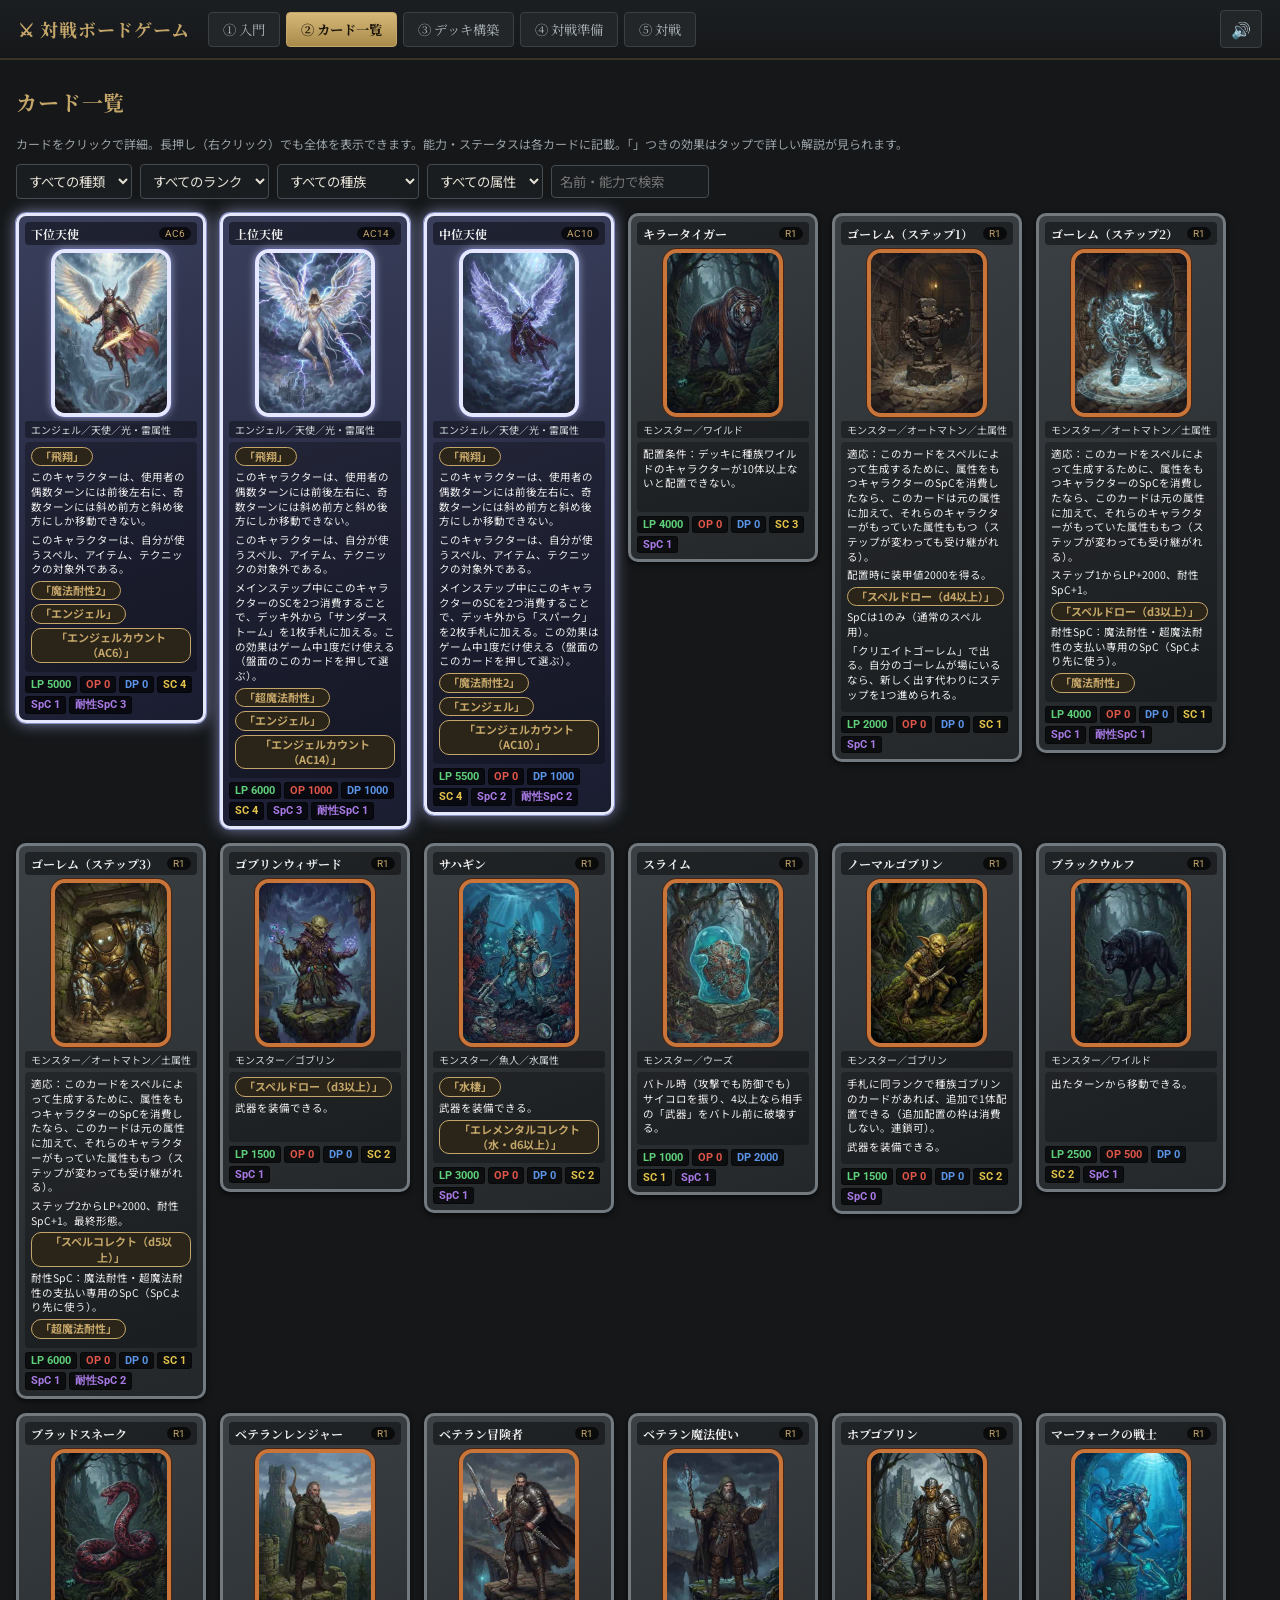
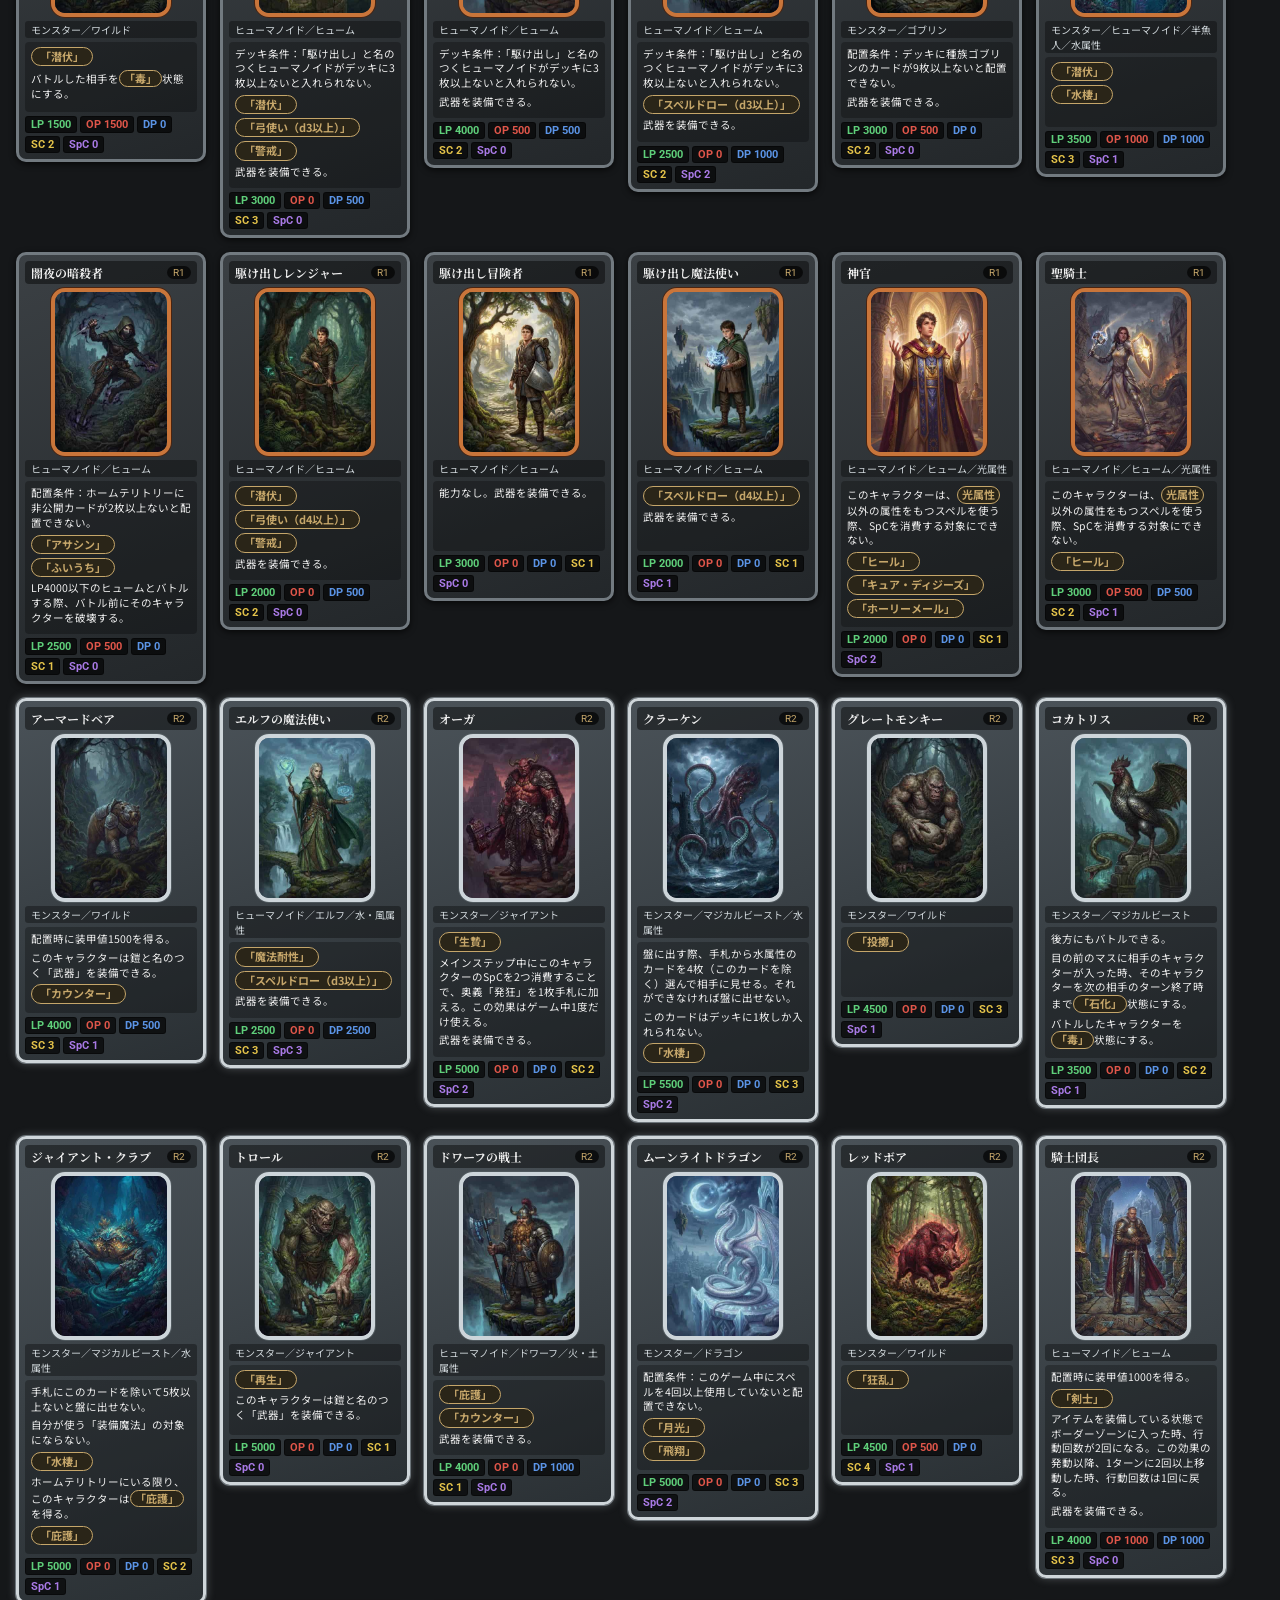
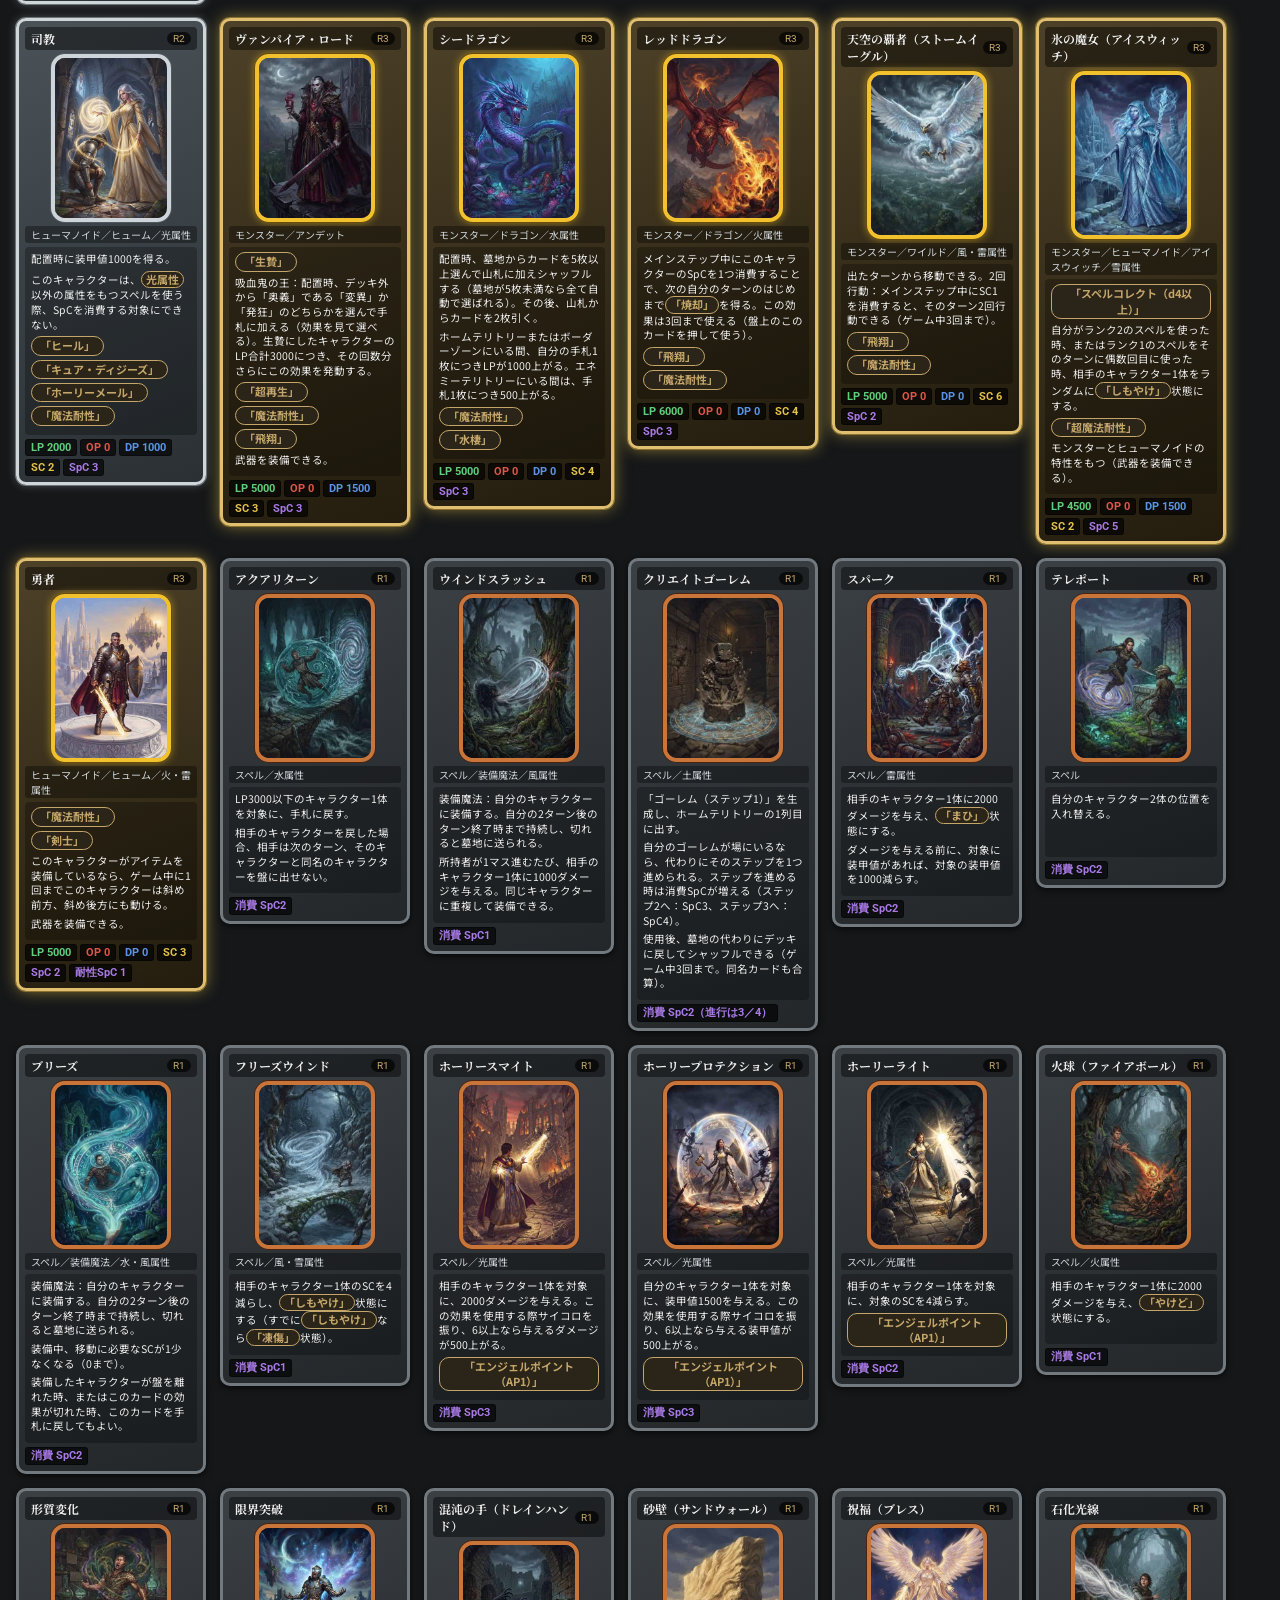
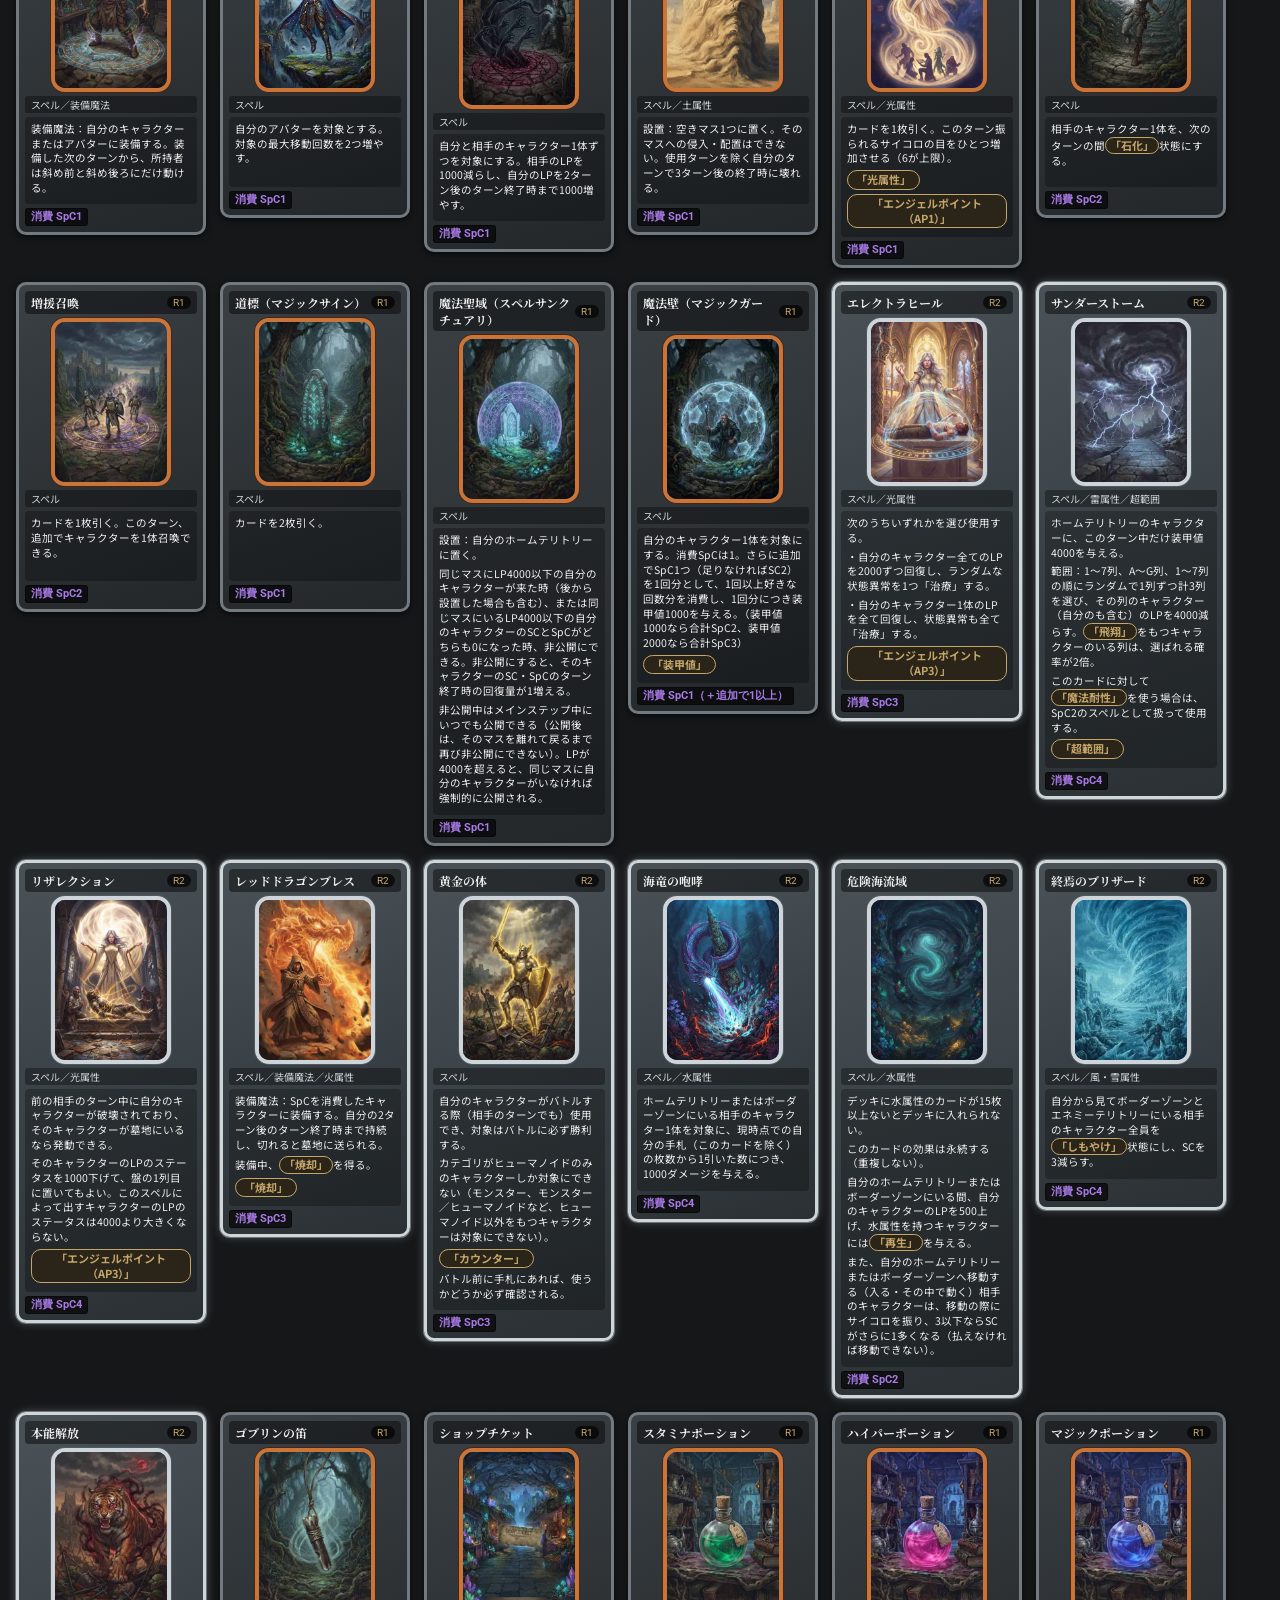
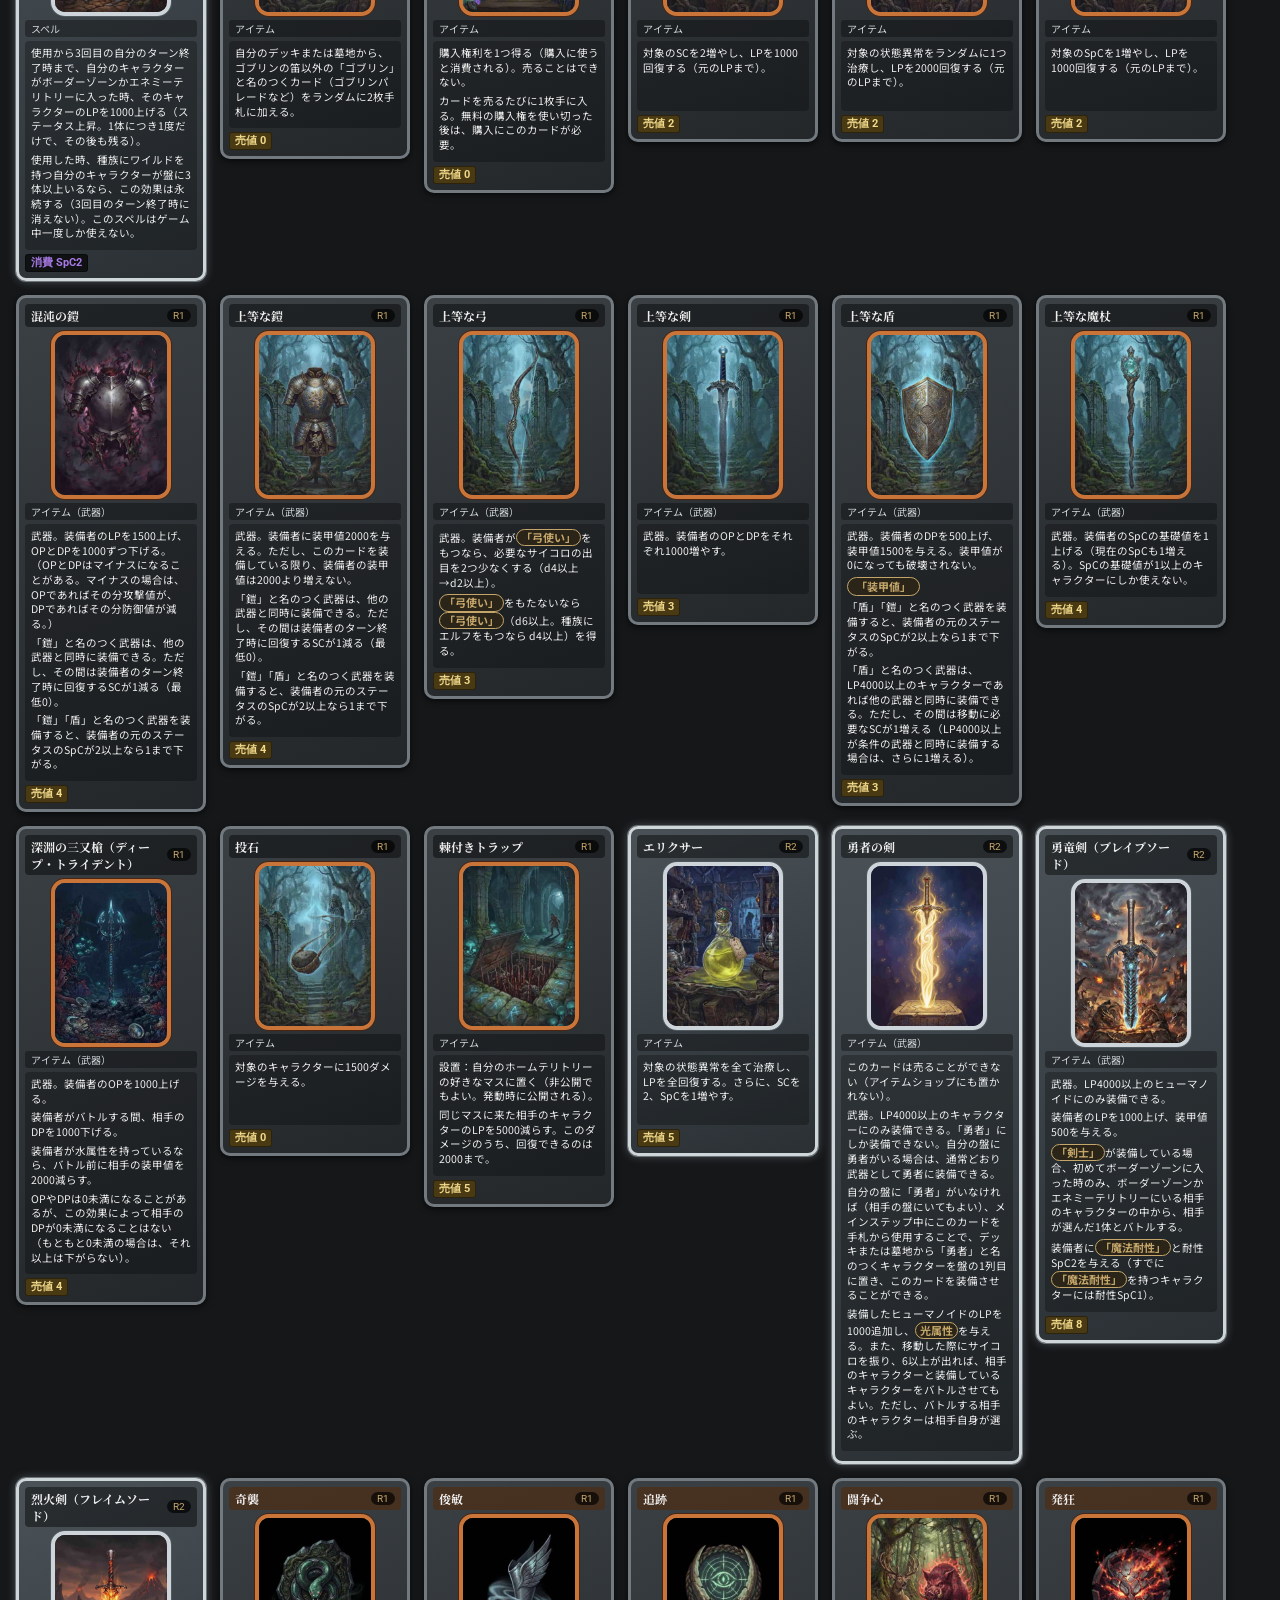
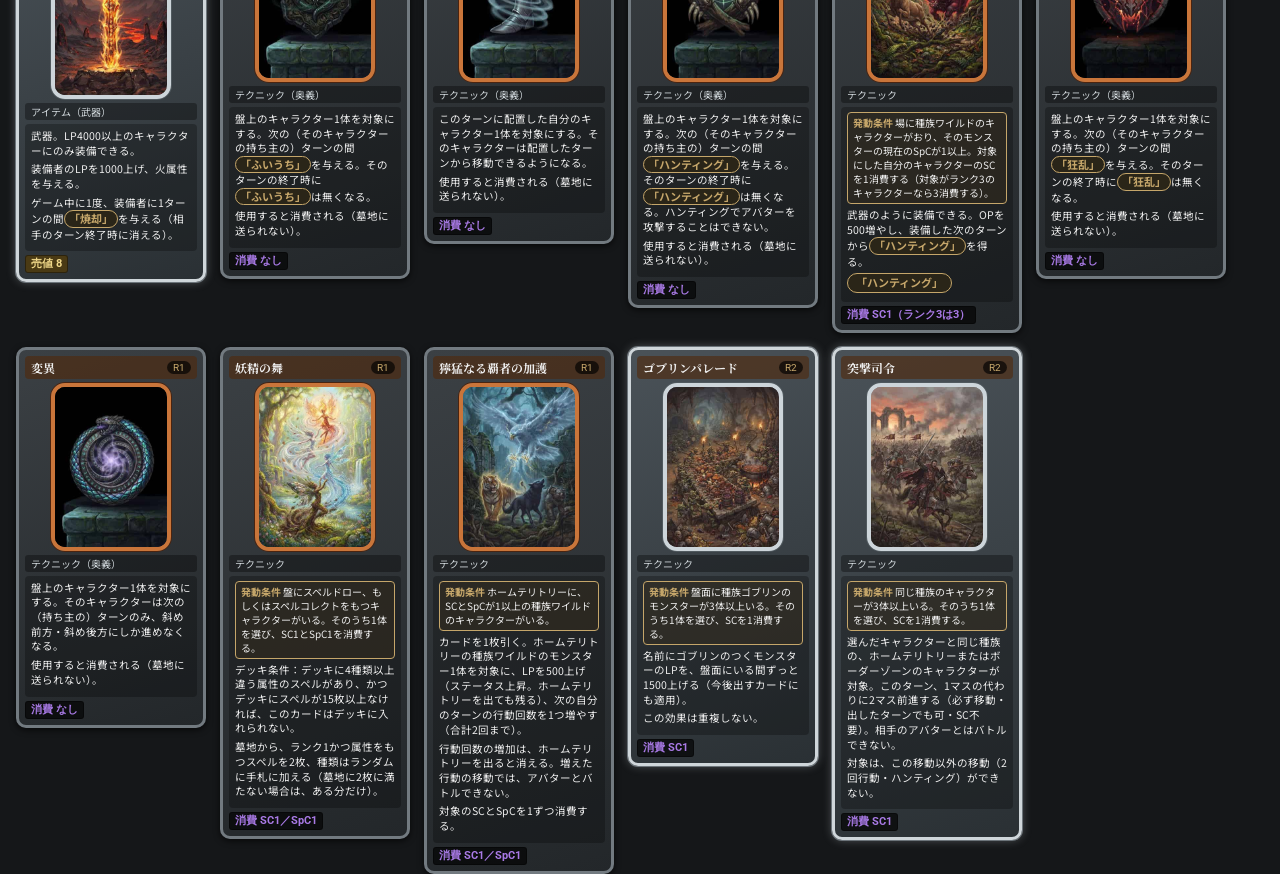
<file: index.html>
<!doctype html>
<html lang="ja"><head><meta charset="utf-8"><meta name="viewport" content="width=device-width,initial-scale=1">
<title>対戦ボードゲーム</title>
<link href="https://fonts.googleapis.com/css2?family=Noto+Serif+JP:wght@600;700&family=Noto+Sans+JP:wght@400;500;700&family=Roboto:wght@500;700&display=swap" rel="stylesheet">
<link rel="stylesheet" href="style.css?v=7857f68f"></head>
<body>
<header><h1>⚔ 対戦ボードゲーム</h1><nav>
<button data-s="beg">① 入門</button><button data-s="cards">② カード一覧</button><button data-s="builder">③ デッキ構築</button><button data-s="prep">④ 対戦準備</button><button data-s="battle">⑤ 対戦</button></nav><button type="button" id="sfxbtn" class="sfxbtn" title="効果音のオン／オフ" aria-label="効果音のオン／オフ">🔊</button></header>
<main id="app"></main>
<div id="dlg"></div><div id="modal"></div><div id="cutin"></div><div id="toast"></div>
<script src="art_img.js?v=039204e1"></script>
<script src="cards.js?v=6c2acce9"></script>
<script src="game.js?v=d86f8aa4"></script>
<script src="beginner_data.js?v=c8116891"></script>
<script src="beginner_core.js?v=2f66e803"></script>
<script src="ui.js?v=00abc962"></script>
</body></html>
</file>
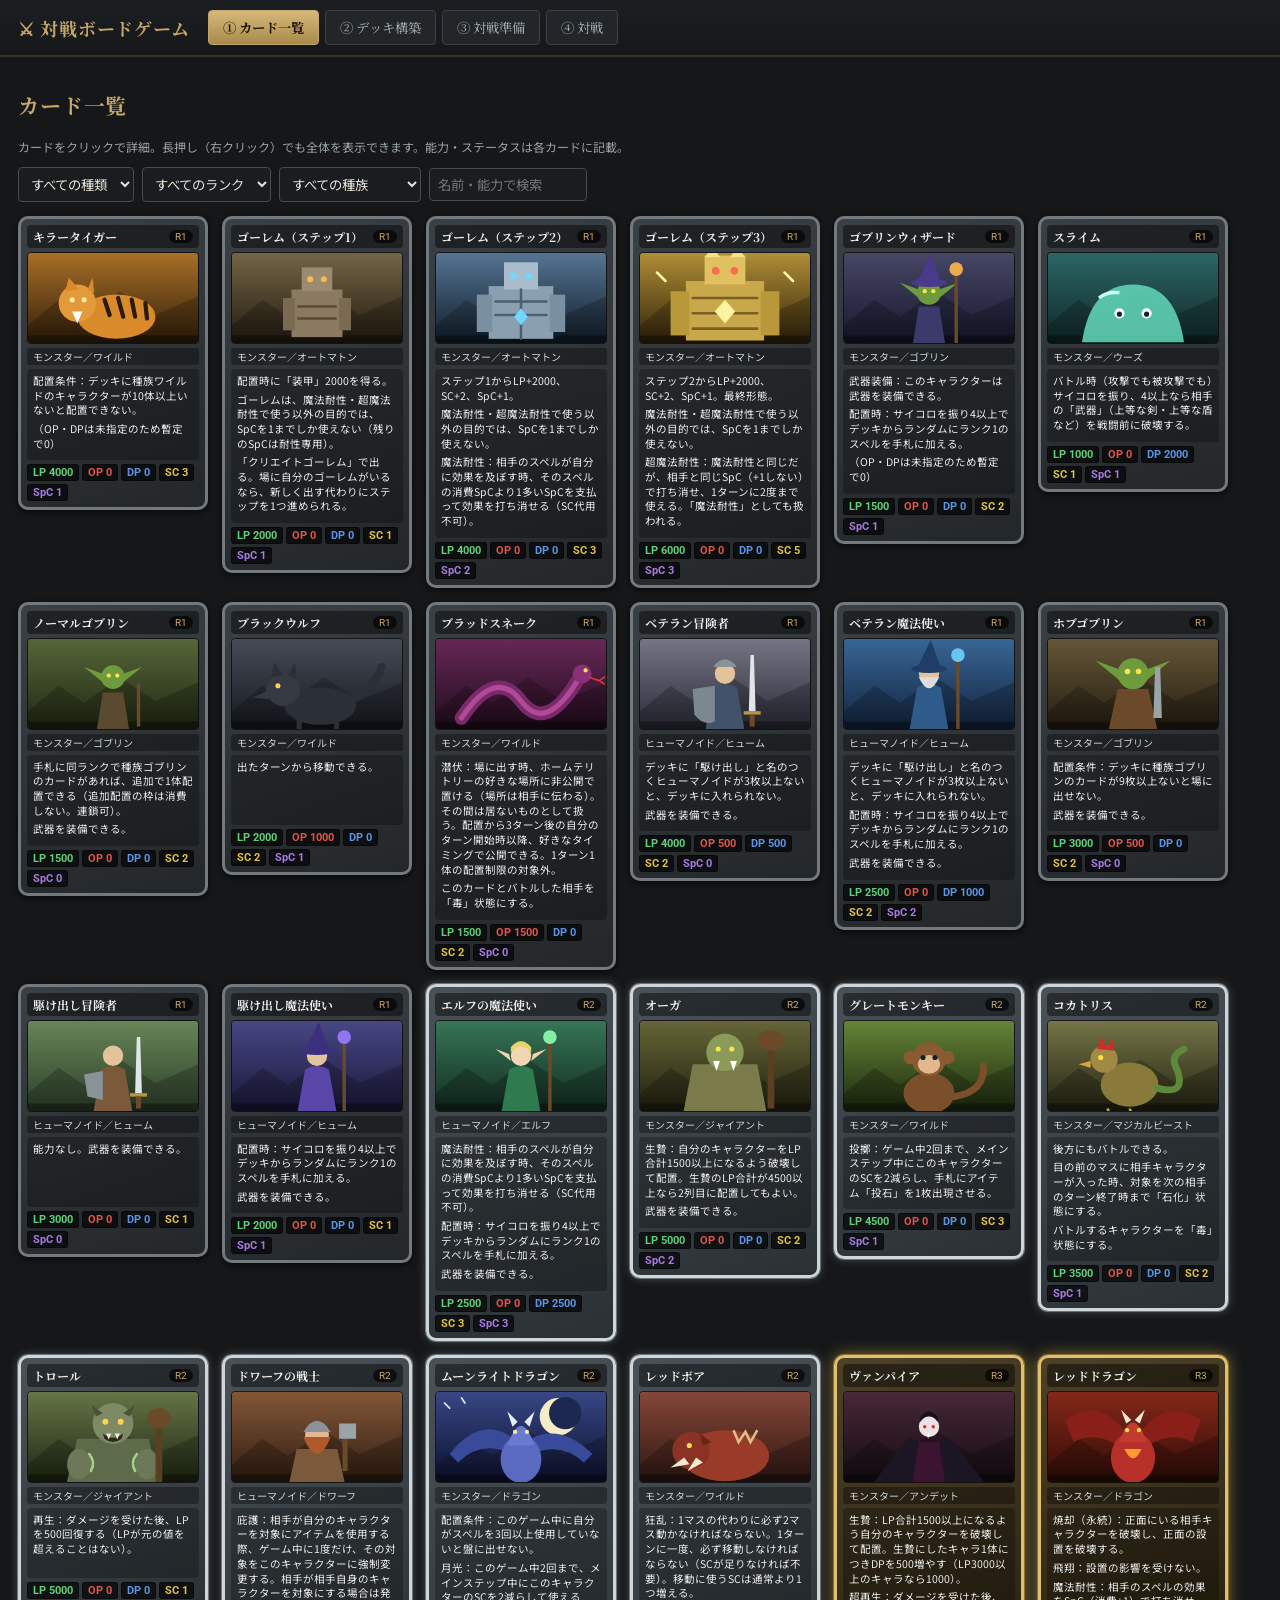
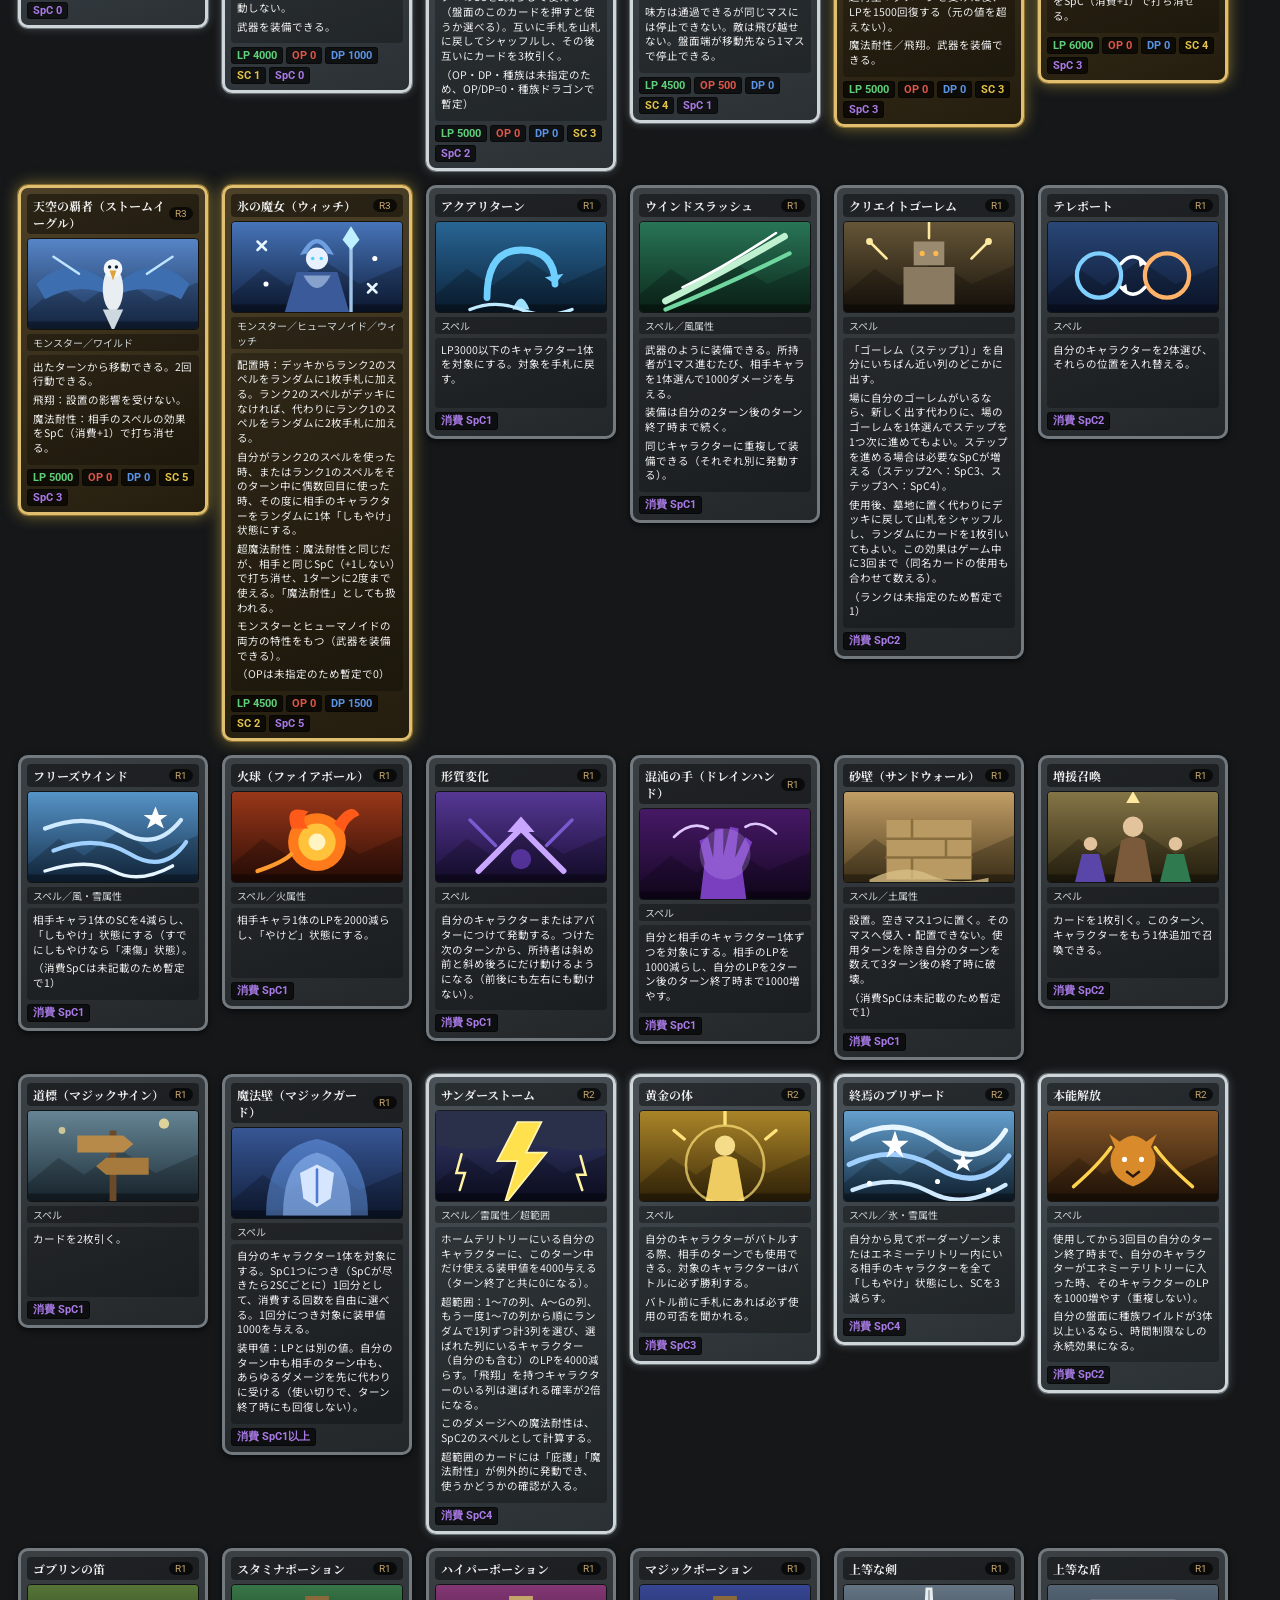
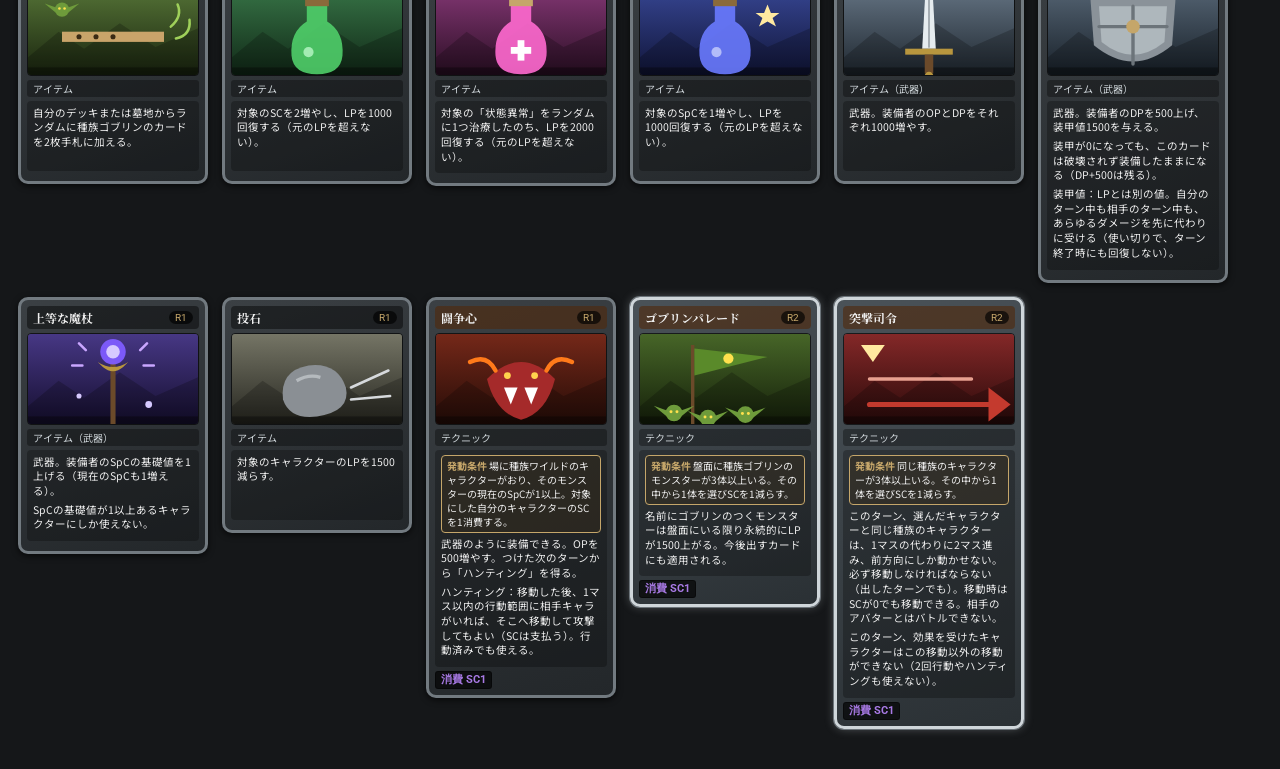
<file: index.html.html>
<!doctype html><html><head><meta charset=utf8><meta name=viewport content="width=device-width,initial-scale=1"><style>:root{color-scheme:light}body{margin:0;padding:0;font:14px -apple-system,BlinkMacSystemFont,sans-serif;background:#fff;color:#000}img{max-width:100%}[hidden]:not([hidden=until-found i]){display:none!important}</style></head><body>
<!doctype html>
<html lang="ja"><head><meta charset="utf-8"><meta name="viewport" content="width=device-width,initial-scale=1">
<title>対戦ボードゲーム</title>
<link href="https://fonts.googleapis.com/css2?family=Noto+Serif+JP:wght@600;700&family=Noto+Sans+JP:wght@400;500;700&family=Roboto:wght@500;700&display=swap" rel="stylesheet">
<style>:root{--bg:#151719;--panel:#222629;--panel2:#2b3034;--gold:#C5A66A;--silver:#AEB7BC;--lp:#5fcf7a;--op:#e0564a;--dp:#5b94e6;--sc:#e3c24a;--spc:#a97ae6;--danger:#6e1f1f;--text:#e6e2d6}
*{box-sizing:border-box}
html,body{margin:0;background:var(--bg);color:var(--text);font-family:'Noto Sans JP',sans-serif;font-size:14px}
h1,h2,h3,.serif{font-family:'Noto Serif JP',serif;color:var(--gold);letter-spacing:.04em}
header{display:flex;align-items:center;gap:18px;padding:10px 18px;background:linear-gradient(#1c1f22,#151719);border-bottom:2px solid #3a3326;position:sticky;top:0;z-index:20}
header h1{font-size:18px;margin:0;white-space:nowrap}
nav{display:flex;gap:6px;flex-wrap:wrap}
nav button{background:var(--panel);color:var(--silver);border:1px solid #3a4046;padding:7px 14px;border-radius:4px;cursor:pointer;font-family:'Noto Serif JP',serif}
nav button.on{background:linear-gradient(#d6b878,#a88b4a);color:#1a1408;border-color:var(--gold);font-weight:700}
main{padding:16px 18px 40px;max-width:1400px;margin:0 auto}
button{font-family:inherit}
.btn{background:#3a4046;color:var(--text);border:1px solid #555d64;padding:7px 14px;border-radius:4px;cursor:pointer}
.btn:hover{background:#464e55}
.btn.main{background:linear-gradient(#d6b878,#a88b4a);color:#1a1408;border-color:var(--gold);font-weight:700}
.btn.danger{background:var(--danger);border-color:#8a2f2f}
.btn:disabled{opacity:.4;cursor:default}
.btn.sm{padding:2px 8px;font-size:12px}
.bar{display:flex;gap:8px;flex-wrap:wrap;align-items:center;margin:8px 0 14px}
select,input[type=text],input[type=search]{background:#1a1d20;color:var(--text);border:1px solid #444c52;border-radius:4px;padding:6px 8px;font-family:inherit}
.panel{background:var(--panel);border:1px solid #3a4046;border-radius:6px;padding:10px;margin-bottom:10px}
.note{color:#9aa3a8;font-size:12px}
.err{color:#ff8a7a}.warn{color:#e3c24a}.ok{color:#7fe09a}
/* card */
.card{width:190px;border-radius:10px;padding:6px;display:flex;flex-direction:column;gap:4px;position:relative;font-size:11px;color:#eee;user-select:none;-webkit-user-select:none;-webkit-touch-callout:none}
.card .c-head{display:flex;justify-content:space-between;align-items:center;gap:4px;background:rgba(0,0,0,.45);padding:3px 6px;border-radius:4px}
.card .c-name{font-family:'Noto Serif JP',serif;font-weight:700;font-size:12px}
.card .c-rank{font-family:Roboto,sans-serif;font-size:10px;background:#000a;border-radius:8px;padding:1px 6px;color:var(--gold)}
.card .c-art{height:92px;border-radius:4px;overflow:hidden;border:1px solid #000a}
.card .c-art svg{width:100%;height:100%;display:block}
.card .c-type{font-size:10px;color:#cfd6da;background:rgba(0,0,0,.35);padding:1px 6px;border-radius:3px}
.card .c-text{font-size:10.5px;line-height:1.4;background:rgba(0,0,0,.28);padding:5px 6px;border-radius:4px;min-height:70px}
.card .c-text p{margin:0 0 4px}
.card .c-cond{border:1px solid var(--gold);border-radius:4px;padding:3px 5px;margin-bottom:4px;font-size:10px;background:#3a2f1a66}
.card .c-cond b{color:var(--gold)}
.card .c-stats{display:flex;gap:3px;flex-wrap:wrap}
.card.sm{zoom:.72}.card.sm .c-text{display:none}
.card.lg{zoom:1.75}
.rank1{background:linear-gradient(160deg,#3b4044,#23272a);border:3px solid #727a80;box-shadow:0 2px 6px #000a}
.rank2{background:linear-gradient(160deg,#4a5258,#2a3034);border:3px solid #cfd6da;box-shadow:0 0 0 1px #6c747a,0 0 10px #aeb7bc66}
.rank3{background:linear-gradient(160deg,#4d4128,#241d0e);border:3px solid #e0c070;box-shadow:0 0 0 1px #8a6f2e,0 0 16px #d9b84a99}
.k-tech .c-head{background:rgba(80,40,10,.6)}
.chip{font-family:Roboto,sans-serif;font-weight:700;font-size:10.5px;padding:1px 5px;border-radius:3px;background:#000a;border:1px solid #0006}
.chip.lp,.st-LP{color:var(--lp)}.chip.op,.st-OP{color:var(--op)}.chip.dp,.st-DP{color:var(--dp)}.chip.sc,.st-SC{color:var(--sc)}.chip.spc,.st-SpC{color:var(--spc)}.chip.cost{color:var(--spc)}
.grid{display:flex;flex-wrap:wrap;gap:14px;align-items:flex-start}
.gcard{cursor:pointer;position:relative}
.gcard:hover{transform:translateY(-3px)}
.cnt{position:absolute;top:-6px;right:-6px;background:var(--gold);color:#1a1408;font-weight:700;border-radius:12px;min-width:24px;text-align:center;padding:2px 6px;z-index:2;font-family:Roboto}
/* builder */
.builder{display:grid;grid-template-columns:1fr 360px;gap:16px}
@media(max-width:900px){.builder{grid-template-columns:1fr}}
.drow{display:flex;align-items:center;gap:6px;padding:4px 6px;border-bottom:1px solid #333a40;cursor:default}
.drow .n{flex:1}.drow .r{font-size:10px;color:var(--gold)}
.sticky{position:sticky;top:64px}
/* board */
.battle{display:grid;grid-template-columns:auto 220px;gap:12px;align-items:start}
@media(max-width:1000px){.battle{grid-template-columns:1fr}}
.boardwrap{display:grid;grid-template-columns:auto minmax(0,1fr);width:max-content;max-width:100%}
.rowlabels,.collabels{display:grid;gap:2px;color:var(--gold);font-family:Roboto,sans-serif;font-weight:700;font-size:13px;text-align:center;align-items:center}
.rowlabels{grid-template-rows:repeat(7,1fr);padding:9px 4px 9px 0}
.collabels{grid-template-columns:repeat(7,1fr);padding:2px 9px 0}
.board{display:grid;width:max-content;grid-template-columns:repeat(7,84px);grid-template-rows:repeat(7,84px);gap:2px;background:#0c0d0e;padding:6px;border:3px solid #4a4030;border-radius:6px;background-image:radial-gradient(#1d2022,#101112)}
.cell{position:relative;background:linear-gradient(145deg,#4a4e52,#33373b);border:1px solid #1a1c1e;cursor:pointer;overflow:hidden;box-shadow:inset 0 0 8px #0008}
.cell.t-home{filter:none}.cell.t-border{background:linear-gradient(145deg,#5a5142,#3d372c)}.cell.t-enemy{background:linear-gradient(145deg,#52423f,#38292a)}
.cell.hl-move{outline:3px solid #4a90e8;outline-offset:-3px;box-shadow:inset 0 0 14px #4a90e8aa}
.cell.hl-attack{outline:3px solid #e24a3a;outline-offset:-3px;box-shadow:inset 0 0 14px #e24a3aaa}
.cell.hl-target{outline:3px solid #a97ae6;outline-offset:-3px;box-shadow:inset 0 0 14px #a97ae6aa}
.cell.hl-place{outline:3px solid #4a90e8;outline-offset:-3px}
.cell.hl-pay{outline:3px solid #e3c24a;outline-offset:-3px;box-shadow:inset 0 0 14px #e3c24aaa}
.cell.picked{outline:4px solid #fff;outline-offset:-4px}
.cell.hl-sel{outline:3px solid var(--gold);outline-offset:-3px}
.wall{position:absolute;inset:0;background:repeating-linear-gradient(0deg,#b89a62 0 14px,#8a6f3e 14px 16px);opacity:.85;display:flex;align-items:flex-end;justify-content:center;font-size:10px;color:#2a1c08}
.unit{position:absolute;inset:1px;border:2px solid #888;border-radius:4px;overflow:hidden;background:#111}
.unit.mine{border-color:#d9b84a}.unit.foe{border-color:#c0463a}
.unit .uart{position:absolute;inset:0}.unit .uart svg{width:100%;height:100%;display:block}
.unit .un{position:absolute;top:0;left:0;right:0;background:#000b;font-size:9px;padding:0 2px;white-space:nowrap;overflow:hidden;text-overflow:ellipsis}
.unit .us{position:absolute;bottom:0;left:0;right:0;background:#000c;display:flex;flex-wrap:wrap;gap:0 3px;padding:0 2px;font-family:Roboto;font-size:9px;font-weight:700;line-height:1.2}
.unit .stat{position:absolute;top:12px;right:1px;font-size:11px;text-shadow:0 0 3px #000}
.unit.hid{opacity:.7}.unit.fh{background:#2a2438;display:flex;align-items:center;justify-content:center;font-size:26px;color:var(--gold)}
.up{color:#ffb347!important;text-shadow:0 0 5px #ff9a2e}
.down{color:#ff7a7a!important}
.armor{color:#7fe3ff;text-shadow:0 0 5px #3ab}
.cell.acted .unit{filter:saturate(.5) brightness(.85)}
.hand{display:flex;gap:6px;overflow-x:auto;padding:8px 4px;margin-top:10px;background:#1a1d20;border:1px solid #333a40;border-radius:6px;min-height:150px}
.hcard{cursor:pointer;flex:none;border-radius:10px;transition:transform .1s}
.hcard.sel{transform:translateY(-10px);box-shadow:0 0 0 3px var(--gold)}
.back{width:100px;height:140px;border-radius:8px;border:3px solid #6d7378;background:repeating-linear-gradient(45deg,#2a2438 0 8px,#1e1a2c 8px 16px);flex:none}
.log{max-height:170px;overflow:auto;font-size:10.5px;line-height:1.35}
.spcount{color:var(--gold)}
.log div{border-bottom:1px solid #30363b;padding:1px 0}
.pinfo{display:flex;justify-content:space-between;gap:6px;align-items:center;flex-wrap:wrap}
.turnbar{display:flex;gap:10px;align-items:center;flex-wrap:wrap;margin-bottom:10px}
.badge{background:var(--panel2);padding:3px 10px;border-radius:12px;border:1px solid #444c52}
/* overlays */
#dlg,#modal,#cutin{position:fixed;inset:0;z-index:100;display:none;align-items:center;justify-content:center;background:#000a}
#cutin{z-index:200;background:#000c;pointer-events:auto}
.dbox{background:var(--panel);border:2px solid var(--gold);border-radius:8px;padding:18px 22px;max-width:560px;box-shadow:0 8px 30px #000}
.dbox p{margin:0 0 14px;line-height:1.6}
.dbtn{display:flex;gap:8px;flex-wrap:wrap;justify-content:flex-end}
#toast{position:fixed;left:50%;bottom:24px;transform:translateX(-50%);z-index:300;display:flex;flex-direction:column;gap:6px;align-items:center;pointer-events:none}
#toast div{background:#000d;border:1px solid var(--gold);color:var(--text);padding:8px 16px;border-radius:6px;animation:fade 3s forwards}
@keyframes fade{0%{opacity:0;transform:translateY(8px)}10%{opacity:1;transform:none}85%{opacity:1}100%{opacity:0}}
.cutcard{animation:pop .25s ease-out}
@keyframes pop{from{transform:scale(.6);opacity:0}to{transform:scale(1);opacity:1}}
.mbox{max-height:92vh;overflow:auto;padding:14px;background:var(--panel);border:2px solid var(--gold);border-radius:8px;max-width:96vw}
.mrow{display:flex;gap:20px;flex-wrap:wrap;align-items:flex-start}
.kv{font-size:12px;line-height:1.7}
.kv b{color:var(--gold)}
.tag{display:inline-block;background:#3a2a4a;border:1px solid #6a4a8a;border-radius:10px;padding:0 8px;margin:1px;font-size:11px}
.tag.bad{background:#4a2a2a;border-color:#8a4a4a}

/* ===== スマホ対応：横スワイプを使わない ===== */
html{-webkit-text-size-adjust:100%}
.btn,.gcard,.hcard,.cell,nav button{touch-action:manipulation}
[data-card]{-webkit-touch-callout:none;-webkit-user-select:none;user-select:none}
.mob-only{display:none}
@media(max-width:700px){
  .mob-only{display:block}.desk-only{display:none!important}
  header{position:static;padding:6px 8px;gap:6px}
  header h1{display:none}
  nav{width:100%;gap:4px;flex-wrap:nowrap}
  nav button{flex:1;padding:9px 2px;font-size:12px;min-height:40px;white-space:nowrap}
  main{padding:8px 8px 28px}
  h2{font-size:17px;margin:6px 0}
  .btn{min-height:40px;padding:8px 12px}.btn.sm{min-height:34px;min-width:36px}
  select,input[type=text],input[type=search]{min-height:40px;font-size:16px}
  .bar{margin:6px 0 8px}
  .grid{gap:8px;justify-content:flex-start}
  #grid .card.full{zoom:.86}
  .card.sm{zoom:.62}
  .hand .card.sm{zoom:.46}
  .card.lg{zoom:1.45}
  .builder{grid-template-columns:1fr}
  .sticky{position:static}
  .minibar{position:sticky;top:0;z-index:15;display:flex;gap:8px;align-items:center;justify-content:space-between;background:#101214ee;border:1px solid #3a4046;border-radius:6px;padding:6px 8px;margin:6px 0}
  .battle{grid-template-columns:1fr;gap:6px}
  .board{width:100%!important;grid-template-columns:repeat(7,minmax(0,1fr))!important;grid-template-rows:none!important;padding:3px;gap:1px}
  .cell{aspect-ratio:1/1}
  .unit{inset:0;border-width:1.5px}
  .unit .un{font-size:7px;padding:0 1px}
  .unit .us{font-size:7px;line-height:1.1;gap:0 2px}
  .unit .stat{font-size:9px;top:9px}
  .wall{font-size:8px}
  .turnbar{gap:5px;margin-bottom:6px}
  .badge{padding:2px 8px;font-size:12px}
  .turnbar .btn{padding:6px 8px;font-size:12px;min-height:38px}
  .hand{flex-wrap:wrap;overflow:visible;min-height:0;gap:5px;padding:6px 3px;margin-top:6px}
  .hcard{margin:0}
  .back{width:44px;height:62px}
  .dbox{max-width:94vw;padding:14px}
  .dbtn .btn{flex:1 1 100%}
  .mbox{max-width:98vw;padding:10px}
  .pkpanel{position:sticky;top:0;z-index:15}
  .log{max-height:none}
  .strip{display:flex;gap:6px;align-items:center;flex-wrap:wrap;font-size:12px}
}

@media(max-width:700px){
  .boardwrap{width:100%}
  .rowlabels{gap:1px;padding:6px 3px 6px 0;font-size:11px}
  .collabels{gap:1px;padding:1px 6px 0;font-size:11px}
}

/* サンダーストーム演出 */
.cell.th-roll{outline:3px solid #ffe14d;outline-offset:-3px;box-shadow:inset 0 0 16px #ffe14daa;filter:brightness(1.4)}
.cell.th-hit{background:linear-gradient(145deg,#fff6b0,#e8b820)!important;box-shadow:inset 0 0 22px #fffbe0;animation:thflash .3s ease-in-out 3}
@keyframes thflash{50%{filter:brightness(1.7)}}
</style></head>
<body>
<header><h1>⚔ 対戦ボードゲーム</h1><nav>
<button data-s="cards">① カード一覧</button><button data-s="builder">② デッキ構築</button><button data-s="prep">③ 対戦準備</button><button data-s="battle">④ 対戦</button></nav></header>
<main id="app"></main>
<div id="dlg"></div><div id="modal"></div><div id="cutin"></div><div id="toast"></div>
<script>'use strict';
/* ===== カードデータ ===== */
const CARDS = {};
const D = (id, o) => { CARDS[id] = Object.assign({ id, rank: 1, txt: [], ab: [] }, o); };
const CH = (id, o) => D(id, Object.assign({ kind: 'char' }, o));

CH('avatar', { name: 'アバター', kind: 'avatar', cat: 'アバター', race: '', lp: 2000, op: 0, dp: 0, sc: 1, spc: 1, txt: ['敗北条件に直結する盤上ユニット。バトルに負けたプレイヤーは敗北する。', 'どんなカードもアバターを対象にできない。'] });

CH('rookieAdv', { name: '駆け出し冒険者', cat: 'ヒューマノイド', race: 'ヒューム', lp: 3000, op: 0, dp: 0, sc: 1, spc: 0, weapon: true, txt: ['能力なし。武器を装備できる。'] });
CH('rookieMage', { name: '駆け出し魔法使い', cat: 'ヒューマノイド', race: 'ヒューム', lp: 2000, op: 0, dp: 0, sc: 1, spc: 1, weapon: true, ab: ['wizDice'], txt: ['配置時：サイコロを振り4以上でデッキからランダムにランク1のスペルを手札に加える。', '武器を装備できる。'] });
CH('normalGob', { name: 'ノーマルゴブリン', cat: 'モンスター', race: 'ゴブリン', lp: 1500, op: 0, dp: 0, sc: 2, spc: 0, weapon: true, ab: ['goblinSummon'], txt: ['手札に同ランクで種族ゴブリンのカードがあれば、追加で1体配置できる（追加配置の枠は消費しない。連鎖可）。', '武器を装備できる。'] });
CH('hobGob', { name: 'ホブゴブリン', cat: 'モンスター', race: 'ゴブリン', lp: 3000, op: 500, dp: 0, sc: 2, spc: 0, weapon: true, ab: ['hobCond'], txt: ['配置条件：デッキに種族ゴブリンのカードが9枚以上ないと場に出せない。', '武器を装備できる。'] });
CH('slime', { name: 'スライム', cat: 'モンスター', race: 'ウーズ', lp: 1000, op: 0, dp: 2000, sc: 1, spc: 1, ab: ['slime'], txt: ['バトル時（攻撃でも被攻撃でも）サイコロを振り、4以上なら相手の「武器」（上等な剣・上等な盾など）を戦闘前に破壊する。'] });
CH('vetAdv', { name: 'ベテラン冒険者', cat: 'ヒューマノイド', race: 'ヒューム', lp: 4000, op: 500, dp: 500, sc: 2, spc: 0, weapon: true, txt: ['デッキに「駆け出し」と名のつくヒューマノイドが3枚以上ないと、デッキに入れられない。', '武器を装備できる。'] });
CH('vetMage', { name: 'ベテラン魔法使い', cat: 'ヒューマノイド', race: 'ヒューム', lp: 2500, op: 0, dp: 1000, sc: 2, spc: 2, weapon: true, ab: ['wizDice'], txt: ['デッキに「駆け出し」と名のつくヒューマノイドが3枚以上ないと、デッキに入れられない。', '配置時：サイコロを振り4以上でデッキからランダムにランク1のスペルを手札に加える。', '武器を装備できる。'] });
CH('dwarf', { name: 'ドワーフの戦士', cat: 'ヒューマノイド', race: 'ドワーフ', rank: 2, lp: 4000, op: 0, dp: 1000, sc: 1, spc: 0, weapon: true, ab: ['dwarf'], txt: ['庇護：相手が自分のキャラクターを対象にアイテムを使用する際、ゲーム中に1度だけ、その対象をこのキャラクターに強制変更する。相手が相手自身のキャラクターを対象にする場合は発動しない。', '武器を装備できる。'] });
CH('gobWiz', { name: 'ゴブリンウィザード', cat: 'モンスター', race: 'ゴブリン', lp: 1500, op: 0, dp: 0, sc: 2, spc: 1, weapon: true, ab: ['wizDice'], txt: ['武器装備：このキャラクターは武器を装備できる。', '配置時：サイコロを振り4以上でデッキからランダムにランク1のスペルを手札に加える。', '（OP・DPは未指定のため暫定で0）'] });
CH('ogre', { name: 'オーガ', cat: 'モンスター', race: 'ジャイアント', rank: 2, lp: 5000, op: 0, dp: 0, sc: 2, spc: 2, weapon: true, ab: ['sacrifice'], txt: ['生贄：自分のキャラクターをLP合計1500以上になるよう破壊して配置。生贄のLP合計が4500以上なら2列目に配置してもよい。', '武器を装備できる。'] });
CH('redBoar', { name: 'レッドボア', cat: 'モンスター', race: 'ワイルド', rank: 2, lp: 4500, op: 500, dp: 0, sc: 4, spc: 1, ab: ['berserk'], txt: ['狂乱：1マスの代わりに必ず2マス動かなければならない。1ターンに一度、必ず移動しなければならない（SCが足りなければ不要）。移動に使うSCは通常より1つ増える。', '味方は通過できるが同じマスには停止できない。敵は飛び越せない。盤面端が移動先なら1マスで停止できる。'] });
CH('elfMage', { name: 'エルフの魔法使い', cat: 'ヒューマノイド', race: 'エルフ', rank: 2, lp: 2500, op: 0, dp: 2500, sc: 3, spc: 3, weapon: true, ab: ['magicResist', 'wizDice'], txt: ['魔法耐性：相手のスペルが自分に効果を及ぼす時、そのスペルの消費SpCより1多いSpCを支払って効果を打ち消せる（SC代用不可）。', '配置時：サイコロを振り4以上でデッキからランダムにランク1のスペルを手札に加える。', '武器を装備できる。'] });
CH('redDragon', { name: 'レッドドラゴン', cat: 'モンスター', race: 'ドラゴン', rank: 3, lp: 6000, op: 0, dp: 0, sc: 4, spc: 3, ab: ['incinerate', 'flight', 'magicResist'], txt: ['焼却（永続）：正面にいる相手キャラクターを破壊し、正面の設置を破壊する。', '飛翔：設置の影響を受けない。', '魔法耐性：相手のスペルの効果をSpC（消費+1）で打ち消せる。'] });
CH('troll', { name: 'トロール', cat: 'モンスター', race: 'ジャイアント', rank: 2, lp: 5000, op: 0, dp: 0, sc: 1, spc: 0, ab: ['regen'], txt: ['再生：ダメージを受けた後、LPを500回復する（LPが元の値を超えることはない）。'] });
CH('iceWitch', { name: '氷の魔女（ウィッチ）', cat: 'モンスター／ヒューマノイド', race: 'ウィッチ', rank: 3, lp: 4500, op: 0, dp: 1500, sc: 2, spc: 5, weapon: true, ab: ['witchEtb', 'witchChill', 'superResist'], txt: ['配置時：デッキからランク2のスペルをランダムに1枚手札に加える。ランク2のスペルがデッキになければ、代わりにランク1のスペルをランダムに2枚手札に加える。', '自分がランク2のスペルを使った時、またはランク1のスペルをそのターン中に偶数回目に使った時、その度に相手のキャラクターをランダムに1体「しもやけ」状態にする。', '超魔法耐性：魔法耐性と同じだが、相手と同じSpC（+1しない）で打ち消せ、1ターンに2度まで使える。「魔法耐性」としても扱われる。', 'モンスターとヒューマノイドの両方の特性をもつ（武器を装備できる）。', '（OPは未指定のため暫定で0）'] });
CH('golem1', { name: 'ゴーレム（ステップ1）', token: true, cat: 'モンスター', race: 'オートマトン', lp: 2000, op: 0, dp: 0, sc: 1, spc: 1, txt: ['配置時に「装甲」2000を得る。', 'ゴーレムは、魔法耐性・超魔法耐性で使う以外の目的では、SpCを1までしか使えない（残りのSpCは耐性専用）。', '「クリエイトゴーレム」で出る。場に自分のゴーレムがいるなら、新しく出す代わりにステップを1つ進められる。'] });
CH('golem2', { name: 'ゴーレム（ステップ2）', token: true, cat: 'モンスター', race: 'オートマトン', lp: 4000, op: 0, dp: 0, sc: 3, spc: 2, ab: ['magicResist'], txt: ['ステップ1からLP+2000、SC+2、SpC+1。', '魔法耐性・超魔法耐性で使う以外の目的では、SpCを1までしか使えない。', '魔法耐性：相手のスペルが自分に効果を及ぼす時、そのスペルの消費SpCより1多いSpCを支払って効果を打ち消せる（SC代用不可）。'] });
CH('golem3', { name: 'ゴーレム（ステップ3）', token: true, cat: 'モンスター', race: 'オートマトン', lp: 6000, op: 0, dp: 0, sc: 5, spc: 3, ab: ['superResist'], txt: ['ステップ2からLP+2000、SC+2、SpC+1。最終形態。', '魔法耐性・超魔法耐性で使う以外の目的では、SpCを1までしか使えない。', '超魔法耐性：魔法耐性と同じだが、相手と同じSpC（+1しない）で打ち消せ、1ターンに2度まで使える。「魔法耐性」としても扱われる。'] });
CH('moonDragon', { name: 'ムーンライトドラゴン', cat: 'モンスター', race: 'ドラゴン', rank: 2, lp: 5000, op: 0, dp: 0, sc: 3, spc: 2, ab: ['moonCond', 'moonReset'], txt: ['配置条件：このゲーム中に自分がスペルを3回以上使用していないと盤に出せない。', '月光：このゲーム中2回まで、メインステップ中にこのキャラクターのSCを2減らして使える（盤面のこのカードを押すと使うか選べる）。互いに手札を山札に戻してシャッフルし、その後互いにカードを3枚引く。', '（OP・DP・種族は未指定のため、OP/DP=0・種族ドラゴンで暫定）'] });
CH('stormEagle', { name: '天空の覇者（ストームイーグル）', cat: 'モンスター', race: 'ワイルド', rank: 3, lp: 5000, op: 0, dp: 0, sc: 5, spc: 3, ab: ['haste', 'twoActions', 'magicResist', 'flight'], txt: ['出たターンから移動できる。2回行動できる。', '飛翔：設置の影響を受けない。', '魔法耐性：相手のスペルの効果をSpC（消費+1）で打ち消せる。'] });
CH('blackWolf', { name: 'ブラックウルフ', cat: 'モンスター', race: 'ワイルド', lp: 2000, op: 1000, dp: 0, sc: 2, spc: 1, ab: ['haste'], txt: ['出たターンから移動できる。'] });
CH('killerTiger', { name: 'キラータイガー', cat: 'モンスター', race: 'ワイルド', lp: 4000, op: 0, dp: 0, sc: 3, spc: 1, ab: ['tigerCond'], txt: ['配置条件：デッキに種族ワイルドのキャラクターが10体以上いないと配置できない。', '（OP・DPは未指定のため暫定で0）'] });
CH('bloodSnake', { name: 'ブラッドスネーク', cat: 'モンスター', race: 'ワイルド', lp: 1500, op: 1500, dp: 0, sc: 2, spc: 0, ab: ['stealth', 'poisonTouch'], txt: ['潜伏：場に出す時、ホームテリトリーの好きな場所に非公開で置ける（場所は相手に伝わる）。その間は居ないものとして扱う。配置から3ターン後の自分のターン開始時以降、好きなタイミングで公開できる。1ターン1体の配置制限の対象外。', 'このカードとバトルした相手を「毒」状態にする。'] });
CH('greatMonkey', { name: 'グレートモンキー', cat: 'モンスター', race: 'ワイルド', rank: 2, lp: 4500, op: 0, dp: 0, sc: 3, spc: 1, ab: ['throw'], txt: ['投擲：ゲーム中2回まで、メインステップ中にこのキャラクターのSCを2減らし、手札にアイテム「投石」を1枚出現させる。'] });
CH('vampire', { name: 'ヴァンパイア', cat: 'モンスター', race: 'アンデット', rank: 3, lp: 5000, op: 0, dp: 0, sc: 3, spc: 3, weapon: true, ab: ['sacrifice', 'superRegen', 'magicResist', 'flight'], txt: ['生贄：LP合計1500以上になるよう自分のキャラクターを破壊して配置。生贄にしたキャラ1体につきDPを500増やす（LP3000以上のキャラなら1000）。', '超再生：ダメージを受けた後、LPを1500回復する（元の値を超えない）。', '魔法耐性／飛翔。武器を装備できる。'] });
CH('cockatrice', { name: 'コカトリス', cat: 'モンスター', race: 'マジカルビースト', rank: 2, lp: 3500, op: 0, dp: 0, sc: 2, spc: 1, ab: ['backBattle', 'petrify', 'poisonTouch'], txt: ['後方にもバトルできる。', '目の前のマスに相手キャラクターが入った時、対象を次の相手のターン終了時まで「石化」状態にする。', 'バトルするキャラクターを「毒」状態にする。'] });

/* スペル */
const SP = (id, o) => D(id, Object.assign({ kind: 'spell' }, o));
SP('createGolem', { name: 'クリエイトゴーレム', cost: 'SpC2', txt: ['「ゴーレム（ステップ1）」を自分にいちばん近い列のどこかに出す。', '場に自分のゴーレムがいるなら、新しく出す代わりに、場のゴーレムを1体選んでステップを1つ次に進めてもよい。ステップを進める場合は必要なSpCが増える（ステップ2へ：SpC3、ステップ3へ：SpC4）。', '使用後、墓地に置く代わりにデッキに戻して山札をシャッフルし、ランダムにカードを1枚引いてもよい。この効果はゲーム中に3回まで（同名カードの使用も合わせて数える）。', '（ランクは未指定のため暫定で1）'] });
SP('signpost', { name: '道標（マジックサイン）', cost: 'SpC1', txt: ['カードを2枚引く。'] });
SP('fireball', { name: '火球（ファイアボール）', cost: 'SpC1', attr: '火', txt: ['相手キャラ1体のLPを2000減らし、「やけど」状態にする。'] });
SP('sandWall', { name: '砂壁（サンドウォール）', cost: 'SpC1', attr: '土', txt: ['設置。空きマス1つに置く。そのマスへ侵入・配置できない。使用ターンを除き自分のターンを数えて3ターン後の終了時に破壊。', '（消費SpCは未記載のため暫定で1）'] });
SP('freezeWind', { name: 'フリーズウインド', cost: 'SpC1', attr: '風・雪', txt: ['相手キャラ1体のSCを4減らし、「しもやけ」状態にする（すでにしもやけなら「凍傷」状態）。', '（消費SpCは未記載のため暫定で1）'] });
SP('shiftForm', { name: '形質変化', cost: 'SpC1', txt: ['自分のキャラクターまたはアバターにつけて発動する。つけた次のターンから、所持者は斜め前と斜め後ろにだけ動けるようになる（前後にも左右にも動けない）。'] });
SP('teleport', { name: 'テレポート', cost: 'SpC2', txt: ['自分のキャラクターを2体選び、それらの位置を入れ替える。'] });
SP('reinforce', { name: '増援召喚', cost: 'SpC2', txt: ['カードを1枚引く。このターン、キャラクターをもう1体追加で召喚できる。'] });
SP('magicGuard', { name: '魔法壁（マジックガード）', cost: 'SpC1以上', txt: ['自分のキャラクター1体を対象にする。SpC1つにつき（SpCが尽きたら2SCごとに）1回分として、消費する回数を自由に選べる。1回分につき対象に装甲値1000を与える。', '装甲値：LPとは別の値。自分のターン中も相手のターン中も、あらゆるダメージを先に代わりに受ける（使い切りで、ターン終了時にも回復しない）。'] });
SP('chaosHand', { name: '混沌の手（ドレインハンド）', cost: 'SpC1', txt: ['自分と相手のキャラクター1体ずつを対象にする。相手のLPを1000減らし、自分のLPを2ターン後のターン終了時まで1000増やす。'] });
SP('aquaReturn', { name: 'アクアリターン', cost: 'SpC1', txt: ['LP3000以下のキャラクター1体を対象にする。対象を手札に戻す。'] });
SP('goldenBody', { name: '黄金の体', rank: 2, cost: 'SpC3', txt: ['自分のキャラクターがバトルする際、相手のターンでも使用できる。対象のキャラクターはバトルに必ず勝利する。', 'バトル前に手札にあれば必ず使用の可否を聞かれる。'] });
SP('instinct', { name: '本能解放', rank: 2, cost: 'SpC2', txt: ['使用してから3回目の自分のターン終了時まで、自分のキャラクターがエネミーテリトリーに入った時、そのキャラクターのLPを1000増やす（重複しない）。', '自分の盤面に種族ワイルドが3体以上いるなら、時間制限なしの永続効果になる。'] });
SP('blizzard', { name: '終焉のブリザード', rank: 2, cost: 'SpC4', attr: '氷・雪', txt: ['自分から見てボーダーゾーンまたはエネミーテリトリー内にいる相手のキャラクターを全て「しもやけ」状態にし、SCを3減らす。'] });
SP('thunderStorm', { name: 'サンダーストーム', rank: 2, cost: 'SpC4', attr: '雷', wide: true, txt: ['ホームテリトリーにいる自分のキャラクターに、このターン中だけ使える装甲値を4000与える（ターン終了と共に0になる）。', '超範囲：1〜7の列、A〜Gの列、もう一度1〜7の列から順にランダムで1列ずつ計3列を選び、選ばれた列にいるキャラクター（自分のも含む）のLPを4000減らす。「飛翔」を持つキャラクターのいる列は選ばれる確率が2倍になる。', 'このダメージへの魔法耐性は、SpC2のスペルとして計算する。', '超範囲のカードには「庇護」「魔法耐性」が例外的に発動でき、使うかどうかの確認が入る。'] });
SP('windSlash', { name: 'ウインドスラッシュ', cost: 'SpC1', attr: '風', txt: ['武器のように装備できる。所持者が1マス進むたび、相手キャラを1体選んで1000ダメージを与える。', '装備は自分の2ターン後のターン終了時まで続く。', '同じキャラクターに重複して装備できる（それぞれ別に発動する）。'] });

/* アイテム */
const IT = (id, o) => D(id, Object.assign({ kind: 'item', cost: '' }, o));
IT('swordFine', { name: '上等な剣', weapon: true, wop: 1000, wdp: 1000, txt: ['武器。装備者のOPとDPをそれぞれ1000増やす。'] });
IT('wandFine', { name: '上等な魔杖', weapon: true, wspc: 1, txt: ['武器。装備者のSpCの基礎値を1上げる（現在のSpCも1増える）。', 'SpCの基礎値が1以上あるキャラクターにしか使えない。'] });
IT('shieldFine', { name: '上等な盾', weapon: true, wdp: 500, txt: ['武器。装備者のDPを500上げ、装甲値1500を与える。', '装甲が0になっても、このカードは破壊されず装備したままになる（DP+500は残る）。', '装甲値：LPとは別の値。自分のターン中も相手のターン中も、あらゆるダメージを先に代わりに受ける（使い切りで、ターン終了時にも回復しない）。'] });
IT('stoneThrow', { name: '投石', txt: ['対象のキャラクターのLPを1500減らす。'] });
IT('staminaPotion', { name: 'スタミナポーション', txt: ['対象のSCを2増やし、LPを1000回復する（元のLPを超えない）。'] });
IT('magicPotion', { name: 'マジックポーション', txt: ['対象のSpCを1増やし、LPを1000回復する（元のLPを超えない）。'] });
IT('hyperPotion', { name: 'ハイパーポーション', txt: ['対象の「状態異常」をランダムに1つ治療したのち、LPを2000回復する（元のLPを超えない）。'] });
IT('gobFlute', { name: 'ゴブリンの笛', txt: ['自分のデッキまたは墓地からランダムに種族ゴブリンのカードを2枚手札に加える。'] });

/* テクニック */
const TE = (id, o) => D(id, Object.assign({ kind: 'tech' }, o));
TE('gobParade', { name: 'ゴブリンパレード', rank: 2, cost: 'SC1', cond: '盤面に種族ゴブリンのモンスターが3体以上いる。その中から1体を選びSCを1減らす。', txt: ['名前にゴブリンのつくモンスターは盤面にいる限り永続的にLPが1500上がる。今後出すカードにも適用される。'] });
TE('assault', { name: '突撃司令', rank: 2, cost: 'SC1', cond: '同じ種族のキャラクターが3体以上いる。その中から1体を選びSCを1減らす。', txt: ['このターン、選んだキャラクターと同じ種族のキャラクターは、1マスの代わりに2マス進み、前方向にしか動かせない。必ず移動しなければならない（出したターンでも）。移動時はSCが0でも移動できる。相手のアバターとはバトルできない。', 'このターン、効果を受けたキャラクターはこの移動以外の移動ができない（2回行動やハンティングも使えない）。'] });
TE('fightSpirit', { name: '闘争心', cost: 'SC1', cond: '場に種族ワイルドのキャラクターがおり、そのモンスターの現在のSpCが1以上。対象にした自分のキャラクターのSCを1消費する。', txt: ['武器のように装備できる。OPを500増やす。つけた次のターンから「ハンティング」を得る。', 'ハンティング：移動した後、1マス以内の行動範囲に相手キャラがいれば、そこへ移動して攻撃してもよい（SCは支払う）。行動済みでも使える。'] });

const KIND_LABEL = { char: 'キャラクター', avatar: 'アバター', spell: 'スペル', item: 'アイテム', tech: 'テクニック' };

/* ===== デッキ ===== */
const mk = o => Object.entries(o).flatMap(([k, n]) => Array(n).fill(k));
const PRESETS = [
  { id: 'p_oudo', name: '王道デッキ', preset: true, list: { rookieAdv: 1, rookieMage: 2, vetAdv: 3, vetMage: 2, elfMage: 1, dwarf: 2, redDragon: 1, signpost: 3, fireball: 3, sandWall: 2, freezeWind: 2, shiftForm: 1, teleport: 1, goldenBody: 1, swordFine: 2, stoneThrow: 3 } },
  { id: 'p_gob', name: 'ゴブリンデッキ', preset: true, list: { normalGob: 3, hobGob: 3, gobWiz: 3, ogre: 2, vampire: 1, signpost: 3, fireball: 1, freezeWind: 1, chaosHand: 2, shiftForm: 1, reinforce: 2, gobFlute: 3, gobParade: 1, assault: 1, stoneThrow: 3 } },
  { id: 'p_wild', name: 'ワイルドデッキ', preset: true, list: { stormEagle: 1, blackWolf: 3, killerTiger: 3, bloodSnake: 2, greatMonkey: 1, redBoar: 1, signpost: 3, windSlash: 3, sandWall: 2, freezeWind: 1, shiftForm: 1, teleport: 1, assault: 1, fightSpirit: 2, instinct: 1, reinforce: 1, stoneThrow: 3 } },
];
const deckSize = l => Object.values(l).reduce((a, b) => a + b, 0);
function validateDeck(list) {
  const err = [], warn = [];
  const ids = Object.keys(list).filter(k => list[k] > 0);
  const n = deckSize(list);
  if (n !== 30) err.push(`デッキ枚数が${n}枚です（30枚必要）`);
  let r2 = 0, r3 = 0;
  for (const id of ids) {
    const c = CARDS[id], k = list[id];
    if (k > 3) err.push(`「${c.name}」が${k}枚（同名は最大3枚）`);
    if (c.rank === 2) { r2 += k; if (c.kind !== 'char' && k > 1) err.push(`ランク2の${KIND_LABEL[c.kind]}「${c.name}」は同名1枚まで`); }
    if (c.rank === 3) r3 += k;
  }
  if (r2 > 6) err.push(`ランク2が${r2}枚（合計6枚まで）`);
  if (r3 > 1) err.push(`ランク3が${r3}枚（合計1枚まで）`);
  const rookies = ids.filter(id => CARDS[id].name.startsWith('駆け出し') && CARDS[id].cat.includes('ヒューマノイド')).reduce((a, id) => a + list[id], 0);
  for (const id of ['vetAdv', 'vetMage']) if (list[id] > 0 && rookies < 3) err.push(`「${CARDS[id].name}」はデッキに「駆け出し」ヒューマノイドが3枚以上必要（現在${rookies}枚）`);
  const gob = ids.filter(id => CARDS[id].race === 'ゴブリン').reduce((a, id) => a + list[id], 0);
  if (list.hobGob > 0 && gob < 9) warn.push(`ホブゴブリンは種族ゴブリンが9枚以上ないと場に出せません（現在${gob}枚）`);
  const wild = ids.filter(id => CARDS[id].race === 'ワイルド' && CARDS[id].kind === 'char').reduce((a, id) => a + list[id], 0);
  if (list.killerTiger > 0 && wild < 10) warn.push(`キラータイガーは種族ワイルドのキャラが10体以上ないと配置できません（現在${wild}体）`);
  return { err, warn, r: [n - r2 - r3, r2, r3] };
}

/* ===== イラスト（SVG） ===== */
const R = (x, y, w, h, f, e = '') => `<rect x="${x}" y="${y}" width="${w}" height="${h}" fill="${f}" ${e}/>`;
const Ci = (x, y, r, f, e = '') => `<circle cx="${x}" cy="${y}" r="${r}" fill="${f}" ${e}/>`;
const E = (x, y, rx, ry, f, e = '') => `<ellipse cx="${x}" cy="${y}" rx="${rx}" ry="${ry}" fill="${f}" ${e}/>`;
const Pa = (d, f, e = '') => `<path d="${d}" fill="${f}" ${e}/>`;
const St = (d, s, w, e = '') => `<path d="${d}" fill="none" stroke="${s}" stroke-width="${w}" stroke-linecap="round" ${e}/>`;
const human = (cl, skin = '#e3c39b', top = '') => Pa('M76 120 L86 64 Q100 56 114 64 L124 120Z', cl) + Ci(100, 48, 12, skin) + top;
const hat = c => Pa('M86 42 L102 8 L114 42Z', c) + E(100, 42, 21, 5, c);
const swordG = (x = 132) => Pa(`M${x - 2} 26 L${x + 2} 26 L${x + 4} 92 L${x - 4} 92Z`, '#dfe5e8') + R(x - 10, 92, 20, 4, '#b8963e') + R(x - 3, 96, 6, 14, '#6b4a2a');
const staffG = (x = 132, c = '#9b7bff') => R(x - 2, 30, 4, 84, '#6b4a2a') + Ci(x, 26, 8, c, 'opacity=".9"');
const gobHead = (x, y, s = 1) => Ci(x, y, 14 * s, '#6e9b3b') + Pa(`M${x - 12 * s} ${y - 4 * s} L${x - 34 * s} ${y - 12 * s} L${x - 12 * s} ${y + 6 * s}Z`, '#6e9b3b') + Pa(`M${x + 12 * s} ${y - 4 * s} L${x + 34 * s} ${y - 12 * s} L${x + 12 * s} ${y + 6 * s}Z`, '#6e9b3b') + Ci(x - 5 * s, y - 2 * s, 2.5 * s, '#ffe14d') + Ci(x + 5 * s, y - 2 * s, 2.5 * s, '#ffe14d');
const MOT = {
  avatar: () => human('#3b2f6b', '#e3c39b', Pa('M88 38 L92 26 L98 34 L100 24 L102 34 L108 26 L112 38Z', '#d9b84a')) + swordG(130),
  rookieAdv: () => human('#7a5a3a') + swordG(130) + Pa('M66 70 L88 66 L88 100 L70 96Z', '#8a9299'),
  rookieMage: () => human('#5a46a8', '#e3c39b', hat('#3c2f80')) + staffG(132),
  normalGob: () => Pa('M80 120 L88 70 L112 70 L120 120Z', '#5a4a30') + gobHead(100, 52) + R(128, 60, 4, 50, '#6b4a2a'),
  hobGob: () => Pa('M70 120 L82 66 L118 66 L130 120Z', '#6a4a2a') + gobHead(100, 48, 1.3) + Pa('M126 40 L132 40 L134 100 L124 100Z', '#9aa3a8'),
  slime: () => Pa('M40 112 Q50 44 100 44 Q150 44 160 112Z', '#5fd1b3', 'opacity=".9"') + Ci(84, 78, 6, '#fff') + Ci(116, 78, 6, '#fff') + Ci(84, 79, 3, '#123') + Ci(116, 79, 3, '#123') + Pa('M60 60 Q70 52 84 54', 'none', 'stroke="#c9fff0" stroke-width="4"'),
  vetAdv: () => human('#40536b') + Pa('M86 40 Q100 22 114 40Z', '#8a9299') + swordG(132) + Pa('M62 66 L88 62 L88 104 Q74 110 64 96Z', '#7d8790'),
  vetMage: () => human('#2e5b8a', '#e3c39b', hat('#1f3d66')) + Pa('M88 52 Q100 78 112 52Z', '#ddd') + staffG(134, '#6fd2ff'),
  dwarf: () => Pa('M66 120 L76 74 L124 74 L134 120Z', '#7a5a3a') + Ci(100, 58, 14, '#e3b78f') + Pa('M84 60 Q100 100 116 60Z', '#b0592b') + Pa('M84 54 Q100 28 116 54Z', '#8a9299') + R(130, 50, 6, 50, '#6b4a2a') + Pa('M126 44 L146 44 L146 62 L126 62Z', '#9aa3a8'),
  gobWiz: () => Pa('M80 120 L88 70 L112 70 L120 120Z', '#3b3a6a') + gobHead(100, 54) + hat('#4a3a8a') + staffG(132, '#ffb84d'),
  ogre: () => Pa('M50 120 L62 58 L138 58 L150 120Z', '#7a7a4a') + Ci(100, 44, 22, '#8a9a58') + Pa('M86 54 L90 66 L94 54Z M106 54 L110 66 L114 54Z', '#fff') + Ci(92, 40, 3, '#ffe14d') + Ci(108, 40, 3, '#ffe14d') + R(150, 30, 8, 80, '#5b3f22') + E(154, 30, 16, 12, '#6b4a2a'),
  redBoar: () => E(100, 82, 52, 30, '#9a3b2a') + Ci(60, 76, 22, '#8a3224') + Pa('M52 84 L36 96 L58 92Z', '#f2ead0') + Pa('M66 84 L56 100 L74 90Z', '#f2ead0') + Ci(58, 70, 3, '#ffe14d') + Pa('M70 56 L84 66 L74 70Z', '#6b2218') + Pa('M110 52 L116 66 L124 54 L130 66 L138 52', 'none', 'stroke="#d8c08a" stroke-width="3"'),
  elfMage: () => human('#2f7a4f', '#f0d6b3', Pa('M86 46 L70 40 L88 54Z M114 46 L130 40 L112 54Z', '#f0d6b3') + Pa('M88 44 Q100 30 112 44 L112 38 Q100 24 88 38Z', '#e8d56a')) + staffG(134, '#8dffb0'),
  redDragon: () => Pa('M20 40 Q60 10 96 60 L96 80 Q60 50 30 66Z', '#8a1f1a') + Pa('M180 40 Q140 10 104 60 L104 80 Q140 50 170 66Z', '#8a1f1a') + E(100, 84, 26, 30, '#b8302a') + Pa('M84 66 Q100 20 116 66Z', '#c43a2e') + Pa('M92 44 L86 28 L98 40Z M108 44 L114 28 L102 40Z', '#f2ead0') + Ci(93, 52, 2.5, '#ffe14d') + Ci(107, 52, 2.5, '#ffe14d') + Pa('M90 74 Q100 96 110 74Z', '#ff9a2e'),
  troll: () => Pa('M44 120 L58 62 L142 62 L156 120Z', '#5e6b4a') + Ci(100, 44, 24, '#7d8a64') + Pa('M80 36 L74 22 L88 32Z M120 36 L126 22 L112 32Z', '#4a5238') + Ci(91, 42, 3.5, '#ffd24d') + Ci(109, 42, 3.5, '#ffd24d') + Pa('M88 56 Q100 66 112 56 L110 62 Q100 70 90 62Z', '#2a2a1a') + Pa('M92 56 L95 63 L98 56Z M102 56 L105 63 L108 56Z', '#f2ead0') + E(60, 92, 14, 18, '#6c7858') + E(140, 92, 14, 18, '#6c7858') + R(150, 40, 8, 74, '#5b3f22') + E(154, 38, 14, 12, '#6b4a2a') + St('M72 80 Q80 90 74 100 M128 80 Q120 90 126 100', '#a9d08a', 3),
  iceWitch: () => Pa('M60 120 L76 66 L124 66 L140 120Z', '#3a5a9a') + Pa('M84 70 Q100 100 116 70Z', '#cfe8ff', 'opacity=".5"') + Ci(100, 50, 13, '#e8f1ff') + Pa('M84 48 Q100 12 116 48 L112 40 Q100 22 88 40Z', '#dff3ff') + Pa('M80 46 Q100 8 120 46 L112 44 Q100 20 88 44Z', '#6f9fe0') + Ci(95, 50, 2, '#4fd0ff') + Ci(105, 50, 2, '#4fd0ff') + R(138, 30, 4, 86, '#9fc4e8') + Pa('M140 12 L150 28 L140 40 L130 28Z', '#bff0ff') + St('M30 30 L40 40 M40 30 L30 40 M160 80 L170 90 M170 80 L160 90', '#e8f6ff', 3) + Ci(40, 80, 3, '#fff') + Ci(168, 50, 3, '#fff'),
  golem1: () => R(70, 50, 60, 56, '#8a7a62') + R(60, 60, 14, 38, '#7a6a52') + R(126, 60, 14, 38, '#7a6a52') + R(82, 24, 36, 28, '#9a8a70') + Ci(92, 38, 3.5, '#ffb84d') + Ci(108, 38, 3.5, '#ffb84d') + St('M78 70 L122 70 M78 84 L122 84', '#5a4a38', 3),
  golem2: () => R(62, 46, 76, 62, '#8aa0b0') + R(48, 56, 18, 44, '#7a90a0') + R(134, 56, 18, 44, '#7a90a0') + R(80, 18, 40, 32, '#a8bccb') + Ci(91, 34, 4, '#6fd8ff') + Ci(109, 34, 4, '#6fd8ff') + St('M70 64 L130 64 M70 80 L130 80 M100 50 L100 108', '#4a6070', 3) + Pa('M100 72 L108 82 L100 92 L92 82Z', '#6fd8ff'),
  golem3: () => R(54, 40, 92, 70, '#c8a84a') + R(36, 52, 22, 52, '#b89838') + R(142, 52, 22, 52, '#b89838') + R(76, 10, 48, 34, '#e0c060') + Pa('M76 12 L86 0 L94 12 M106 12 L114 0 L124 12', '#f5e08a') + Ci(89, 28, 4.5, '#ff6a4d') + Ci(111, 28, 4.5, '#ff6a4d') + St('M62 60 L138 60 M62 78 L138 78 M62 96 L138 96', '#7a6020', 3) + Pa('M100 62 L112 76 L100 90 L88 76Z', '#fff2a0') + St('M20 30 L30 40 M170 30 L180 40', '#fff2a0', 3),
  createGolem: () => R(70, 60, 60, 44, '#8a7a62') + R(82, 30, 36, 28, '#9a8a70') + Ci(92, 44, 3, '#ffb84d') + Ci(108, 44, 3, '#ffb84d') + St('M30 30 L50 50 M170 30 L150 50 M100 8 L100 26', '#ffe9a0', 3) + Ci(30, 30, 4, '#ffe9a0') + Ci(170, 30, 4, '#ffe9a0'),
  moonDragon: () => Ci(144, 36, 22, '#f4ecc4') + Ci(152, 32, 19, '#1d2850') + Pa('M16 80 Q56 30 96 66 L96 84 Q56 60 26 90Z', '#3a4a9a') + Pa('M184 80 Q144 40 104 66 L104 84 Q144 62 174 90Z', '#3a4a9a') + E(100, 86, 24, 28, '#5a6ac0') + Pa('M84 70 Q100 24 116 70Z', '#6a7ad0') + Pa('M90 48 L84 30 L96 42Z M110 48 L116 30 L104 42Z', '#e8ecff') + Ci(93, 54, 2.5, '#ffe9a0') + Ci(107, 54, 2.5, '#ffe9a0') + St('M10 20 L16 26 M30 14 L34 20', '#e8ecff', 2),
  blizzard: () => St('M10 40 Q60 10 110 44 T190 30', '#e8f6ff', 6) + St('M6 70 Q60 44 110 74 T194 60', '#9fd0ff', 6) + St('M10 100 Q60 80 100 102 T190 94', '#cfeaff', 5) + Pa('M60 30 L64 42 L76 42 L66 50 L70 62 L60 54 L50 62 L54 50 L44 42 L56 42Z', '#fff') + Pa('M140 56 L143 64 L152 64 L145 70 L148 78 L140 73 L132 78 L135 70 L128 64 L137 64Z', '#fff') + Ci(110, 90, 3, '#fff') + Ci(30, 92, 3, '#fff') + Ci(170, 100, 3, '#fff'),
  thunderStorm: () => Pa('M0 0 H200 V50 Q150 60 100 40 Q50 60 0 46Z', '#2a2f4a') + Pa('M96 20 L72 66 L96 66 L80 118 L130 56 L106 56 L124 20Z', '#ffe14d') + Pa('M96 20 L72 66 L96 66 L80 118 L130 56 L106 56 L124 20Z', 'none', 'stroke="#fff6b0" stroke-width="2"') + St('M30 58 L24 80 L34 80 L28 100 M170 60 L176 82 L166 82 L172 100', '#fff2a0', 3),
  stormEagle: () => Pa('M10 60 Q50 20 98 62 L98 74 Q60 56 20 78Z', '#3d6fb0') + Pa('M190 60 Q150 20 102 62 L102 74 Q140 56 180 78Z', '#3d6fb0') + E(100, 66, 12, 26, '#e8eef2') + Ci(100, 42, 11, '#f4f7f9') + Pa('M96 44 L104 44 L100 56Z', '#e0a23a') + Ci(96, 40, 2, '#123') + Ci(104, 40, 2, '#123') + Pa('M88 90 L112 90 L100 116Z', '#cdd8e0') + St('M30 28 L60 48 M170 28 L140 48', '#bfe4ff', 3),
  blackWolf: () => E(104, 86, 42, 22, '#2b2f36') + Ci(60, 66, 20, '#343942') + Pa('M46 52 L50 34 L60 50Z M66 50 L74 34 L76 54Z', '#2b2f36') + Pa('M42 68 L24 76 L44 78Z', '#343942') + Ci(54, 62, 3, '#ffd24d') + Pa('M140 80 Q170 60 176 40', 'none', 'stroke="#2b2f36" stroke-width="9" stroke-linecap="round"') + R(76, 98, 6, 18, '#2b2f36') + R(120, 98, 6, 18, '#2b2f36'),
  killerTiger: () => E(104, 82, 46, 26, '#d98a2b') + Ci(58, 66, 22, '#e29a3a') + Pa('M44 52 L48 36 L60 50Z M70 50 L76 36 L78 54Z', '#d98a2b') + Ci(52, 62, 3, '#fff0a0') + Ci(66, 62, 3, '#fff0a0') + Pa('M52 76 L58 90 L64 76Z', '#fff') + St('M90 62 L96 80 M106 60 L112 82 M122 62 L126 82 M138 66 L140 84', '#2a1a10', 5),
  bloodSnake: () => St('M30 100 Q70 40 100 80 T170 50', '#7a2a6a', 16) + St('M30 100 Q70 40 100 80 T170 50', '#b04a96', 6) + Ci(172, 48, 11, '#8a2f78') + Ci(176, 44, 2.5, '#ffe14d') + St('M180 52 L192 56 M192 56 L198 52 M192 56 L198 60', '#d33', 2),
  greatMonkey: () => E(100, 92, 30, 24, '#7a4f2a') + Ci(100, 52, 20, '#8a5a30') + E(100, 58, 13, 11, '#e2b88f') + Ci(93, 50, 3, '#123') + Ci(107, 50, 3, '#123') + Ci(78, 50, 8, '#8a5a30') + Ci(122, 50, 8, '#8a5a30') + St('M130 96 Q166 90 164 60', '#7a4f2a', 8),
  vampire: () => Pa('M30 120 L76 60 L100 70 L124 60 L170 120Z', '#1c1624') + Pa('M80 120 L88 66 L112 66 L120 120Z', '#3a1430') + Ci(100, 48, 12, '#e9e2e6') + Pa('M90 42 Q100 28 110 42 L110 36 Q100 24 90 36Z', '#15101a') + Ci(95, 48, 2, '#e22') + Ci(105, 48, 2, '#e22') + Pa('M97 56 L99 62 L101 56Z', '#fff'),
  cockatrice: () => E(96, 82, 34, 26, '#8a7a3a') + Ci(66, 52, 16, '#a08a44') + Pa('M58 40 L62 26 L70 38 L76 28 L78 42Z', '#c9302a') + Pa('M50 54 L36 58 L50 62Z', '#e0a23a') + Ci(62, 50, 3, '#ffe14d') + St('M128 86 Q166 96 150 60 Q144 48 160 40', '#5c8a3a', 8) + Pa('M70 110 L74 120 M96 110 L100 120', 'none', 'stroke="#c9a23a" stroke-width="3"'),
  signpost: () => R(96, 30, 8, 90, '#6b4a2a') + Pa('M58 36 L112 36 L124 46 L112 56 L58 56Z', '#b88a4a') + Pa('M142 62 L92 62 L80 72 L92 82 L142 82Z', '#a67a3c') + Ci(160, 22, 6, '#ffe9a0', 'opacity=".8"') + Ci(40, 30, 4, '#ffe9a0', 'opacity=".7"'),
  fireball: () => Ci(100, 66, 34, '#ff7a1a') + Ci(100, 66, 22, '#ffc23a') + Ci(100, 66, 10, '#fff4c2') + Pa('M70 50 Q60 20 90 30 Q80 40 90 50Z M120 44 Q140 16 150 34 Q136 40 132 54Z', '#ff5a1a') + St('M30 100 Q60 90 70 80', '#ff9a2e', 5),
  sandWall: () => R(50, 40, 100, 70, '#b89a62') + St('M50 62 H150 M50 84 H150 M80 40 V62 M120 62 V84 M80 84 V110', '#8a6f3e', 3) + Pa('M30 110 Q70 90 100 104 T170 108 L170 120 L30 120Z', '#d8bd84', 'opacity=".8"'),
  freezeWind: () => St('M20 50 Q70 30 110 54 T180 40', '#cfeaff', 5) + St('M30 76 Q80 56 120 80 T186 66', '#9fd0ff', 5) + St('M20 100 Q70 84 100 100 T170 94', '#e8f6ff', 4) + Pa('M150 24 L154 34 L164 34 L156 40 L160 50 L150 44 L140 50 L144 40 L136 34 L146 34Z', '#fff'),
  shiftForm: () => St('M50 100 L100 50 L150 100', '#c9a6ff', 7) + Pa('M100 36 L116 54 L84 54Z', '#c9a6ff') + St('M40 40 L70 70 M160 40 L130 70', '#7a5acf', 4) + Ci(100, 86, 12, '#6a3fbf', 'opacity=".7"'),
  teleport: () => Ci(60, 70, 26, 'none', 'stroke="#7fd0ff" stroke-width="5"') + Ci(140, 70, 26, 'none', 'stroke="#ffb26a" stroke-width="5"') + St('M86 56 Q100 40 114 56 M114 84 Q100 100 86 84', '#fff', 4) + Pa('M114 56 L106 48 L108 60Z M86 84 L94 92 L92 80Z', '#fff'),
  reinforce: () => human('#7a5a3a') + Pa('M30 120 L40 80 L60 80 L70 120Z', '#5a46a8') + Pa('M130 120 L140 80 L160 80 L170 120Z', '#2f7a4f') + Ci(50, 68, 8, '#e3c39b') + Ci(150, 68, 8, '#e3c39b') + Pa('M100 6 L108 20 L92 20Z', '#ffe9a0'),
  magicGuard: () => Pa('M40 110 Q40 30 100 20 Q160 30 160 110Z', '#6fa8ff', 'opacity=".45"') + Pa('M60 110 Q60 44 100 36 Q140 44 140 110Z', '#9cc4ff', 'opacity=".5"') + Pa('M100 50 L120 60 L116 90 L100 100 L84 90 L80 60Z', '#d6e6ff') + St('M100 56 V94', '#4f7acf', 3),
  chaosHand: () => Pa('M70 120 L76 70 L70 44 L80 40 L86 64 L88 30 L98 30 L98 62 L106 28 L116 30 L112 64 L124 40 L132 46 L120 76 L126 120Z', '#7a3fbf') + Ci(100, 60, 30, '#c9a6ff', 'opacity=".25"') + St('M40 40 Q60 20 80 30 M160 36 Q140 18 124 28', '#e0c8ff', 3),
  aquaReturn: () => St('M60 96 Q60 40 100 40 Q140 40 140 80', '#6fd0ff', 8) + Pa('M140 80 L128 72 L150 68Z', '#6fd0ff') + Pa('M90 110 Q100 84 110 110Z', '#9fe0ff') + St('M40 110 Q70 98 100 110 T160 110', '#bfeaff', 4),
  goldenBody: () => human('#e0b84a', '#f4dc8a') + Pa('M76 120 L86 64 Q100 56 114 64 L124 120Z', '#ffe27a', 'opacity=".5"') + Ci(100, 70, 46, 'none', 'stroke="#ffe27a" stroke-width="3" opacity=".7"') + St('M100 6 V22 M40 30 L52 40 M160 30 L148 40', '#ffe27a', 4),
  instinct: () => Pa('M100 36 Q120 40 126 60 Q130 84 100 96 Q70 84 74 60 Q80 40 100 36Z', '#d98a2b') + Pa('M80 52 L72 34 L88 46Z M120 52 L128 34 L112 46Z', '#d98a2b') + Ci(90, 64, 3, '#fff') + Ci(110, 64, 3, '#fff') + Pa('M92 78 L100 84 L108 78', 'none', 'stroke="#2a1a10" stroke-width="3"') + St('M30 96 Q60 70 74 50 M170 96 Q140 70 126 50', '#ffd24d', 4),
  windSlash: () => St('M30 100 Q90 70 170 24', '#bff0d0', 8) + St('M30 110 Q96 84 176 44', '#6fd6a0', 5) + St('M50 84 Q100 60 160 20', '#fff', 3),
  swordFine: () => Pa('M96 10 L104 10 L108 82 L92 82Z', '#e6ecef') + R(72, 82, 56, 7, '#b8963e') + R(95, 89, 10, 22, '#6b4a2a') + Ci(100, 114, 5, '#b8963e') + St('M100 14 V80', '#9aa3a8', 2),
  wandFine: () => R(97, 34, 6, 84, '#6b4a2a') + Ci(100, 28, 15, '#7f5cff', 'opacity=".95"') + Ci(100, 28, 8, '#d6c9ff') + Pa('M82 40 Q100 52 118 40 L112 46 Q100 56 88 46Z', '#b8963e') + St('M60 18 L68 26 M140 18 L132 26 M52 44 L64 44 M148 44 L136 44', '#c9a6ff', 3) + Ci(60, 80, 3, '#d6c9ff') + Ci(142, 90, 4, '#d6c9ff'),
  shieldFine: () => Pa('M50 24 L150 24 L146 78 Q100 116 54 78Z', '#8a9299') + Pa('M60 32 L140 32 L137 74 Q100 104 63 74Z', '#aeb7bc') + St('M100 32 V100 M60 56 H140', '#6c747a', 4) + Ci(100, 56, 8, '#c5a66a'),
  stoneThrow: () => Pa('M60 84 Q56 50 90 44 Q124 40 134 70 Q140 98 100 104 Q68 108 60 84Z', '#8a8f94') + Pa('M76 62 Q90 54 104 58', 'none', 'stroke="#b5babe" stroke-width="4"') + St('M140 70 L184 50 M140 84 L186 80', '#d6d9dc', 3),
  staminaPotion: () => Pa('M88 30 H112 V50 Q132 62 130 90 Q128 112 100 112 Q72 112 70 90 Q68 62 88 50Z', '#4fcf6a', 'opacity=".9"') + R(86, 20, 28, 12, '#8a6a3a') + Ci(90, 86, 6, '#c9ffd6', 'opacity=".7"'),
  magicPotion: () => Pa('M88 30 H112 V50 Q132 62 130 90 Q128 112 100 112 Q72 112 70 90 Q68 62 88 50Z', '#6a7aff', 'opacity=".9"') + R(86, 20, 28, 12, '#8a6a3a') + Ci(90, 86, 6, '#d6dcff', 'opacity=".7"') + Pa('M150 30 L154 40 L164 40 L156 46 L160 56 L150 50 L140 56 L144 46 L136 40 L146 40Z', '#ffe9a0'),
  hyperPotion: () => Pa('M88 30 H112 V50 Q132 62 130 90 Q128 112 100 112 Q72 112 70 90 Q68 62 88 50Z', '#ff6ad0', 'opacity=".9"') + R(86, 20, 28, 12, '#c5a66a') + R(96, 72, 8, 24, '#fff') + R(88, 80, 24, 8, '#fff'),
  gobFlute: () => R(40, 62, 120, 12, '#c9a46a') + Ci(60, 68, 3, '#3a2a14') + Ci(80, 68, 3, '#3a2a14') + Ci(100, 68, 3, '#3a2a14') + St('M168 56 Q182 44 176 30 M174 70 Q192 66 190 48', '#9fd05a', 3) + gobHead(40, 36, .6),
  gobParade: () => R(60, 20, 4, 96, '#6b4a2a') + Pa('M64 24 L150 34 L64 56Z', '#5a8a2a') + gobHead(40, 100, .7) + gobHead(80, 106, .7) + gobHead(124, 102, .7) + Ci(104, 36, 6, '#ffe14d'),
  assault: () => St('M30 90 L170 90', '#c43a2e', 6) + Pa('M170 70 L196 90 L170 110Z', '#c43a2e') + St('M30 60 L150 60 M30 120 L150 120', '#e8a090', 4) + Pa('M20 20 L48 20 L34 40Z', '#ffe9a0'),
  fightSpirit: () => Pa('M60 60 Q100 20 140 60 Q130 100 100 108 Q70 100 60 60Z', '#a52a2a') + Pa('M80 70 L88 90 L96 70Z M104 70 L112 90 L120 70Z', '#fff') + Ci(84, 56, 4, '#ffd24d') + Ci(116, 56, 4, '#ffd24d') + St('M40 40 Q60 30 70 50 M160 40 Q140 30 130 50', '#ff7a1a', 5),
};
const ART = {
  avatar: ['#2a2350', '#0e0c1e'], rookieAdv: ['#6a8a5a', '#2a3a28'], rookieMage: ['#4a4a8a', '#171533'], normalGob: ['#5a6a3a', '#1c2412'], hobGob: ['#6a5a3a', '#201a0e'], slime: ['#2f6a6a', '#0e2424'],
  vetAdv: ['#7a7a8a', '#262633'], vetMage: ['#3a6a9a', '#10203a'], dwarf: ['#8a5a3a', '#2a1a10'], gobWiz: ['#4a4a6a', '#14142a'], ogre: ['#6a6a3a', '#1c1c0e'], redBoar: ['#8a4a3a', '#2a1410'],
  elfMage: ['#3a7a5a', '#10281c'], redDragon: ['#8a2a1a', '#2a0a06'], iceWitch: ['#4a7ac0', '#0c1a38'], golem1: ['#7a6a4a', '#1c160c'], golem2: ['#5a7a9a', '#0c1822'], golem3: ['#b8963a', '#2a1c06'], createGolem: ['#6a5a3a', '#16100a'], moonDragon: ['#3a4a8a', '#0a0e2a'], blizzard: ['#6aa8d8', '#0e2438'], thunderStorm: ['#3a3f70', '#0c0e24'], stormEagle: ['#5a8acf', '#162a4a'], troll: ['#6a7a4a', '#1a2210'], wandFine: ['#4a3a8a', '#120c2a'], blackWolf: ['#4a4f5a', '#12151c'], killerTiger: ['#b0742a', '#2a1a08'], bloodSnake: ['#6a2a5a', '#1c0a18'],
  greatMonkey: ['#6a8a3a', '#18240c'], vampire: ['#4a2a3a', '#120a10'], cockatrice: ['#7a7a4a', '#1e1e10'], signpost: ['#6a8a9a', '#1a2a34'], fireball: ['#a03a1a', '#2a0c06'], sandWall: ['#c9a46a', '#4a3a1c'],
  freezeWind: ['#5a9acf', '#122a44'], shiftForm: ['#5a3a9a', '#150c30'], teleport: ['#2a4a7a', '#0c1630'], reinforce: ['#8a7a4a', '#2a220e'], magicGuard: ['#3a5a9a', '#0e1a34'], chaosHand: ['#4a1a6a', '#120620'],
  aquaReturn: ['#2a6a9a', '#0a1e34'], goldenBody: ['#b08a2a', '#3a2808'], instinct: ['#8a5a2a', '#241406'], windSlash: ['#2a7a5a', '#0a2418'], swordFine: ['#6a7a8a', '#1a222a'], shieldFine: ['#5a6a7a', '#141c24'],
  stoneThrow: ['#7a7a6a', '#22221c'], staminaPotion: ['#3a7a4a', '#0e2414'], magicPotion: ['#3a4a9a', '#0e1234'], hyperPotion: ['#8a3a7a', '#260c20'], gobFlute: ['#5a7a3a', '#16200c'],
  gobParade: ['#4a6a2a', '#121c08'], assault: ['#8a2a2a', '#240808'], fightSpirit: ['#7a2a1a', '#200a06'],
};
function artSVG(id) {
  const a = ART[id] || ['#334', '#112'];
  const m = MOT[id] ? MOT[id]() : '';
  return `<svg viewBox="0 0 200 120" preserveAspectRatio="xMidYMid slice" xmlns="http://www.w3.org/2000/svg"><defs><linearGradient id="g_${id}" x1="0" y1="0" x2="0" y2="1"><stop offset="0" stop-color="${a[0]}"/><stop offset="1" stop-color="${a[1]}"/></linearGradient></defs><rect width="200" height="120" fill="url(#g_${id})"/><path d="M0 92 L36 62 L66 82 L108 52 L150 80 L200 58 L200 120 L0 120Z" fill="rgba(0,0,0,.22)"/><rect y="104" width="200" height="16" fill="rgba(0,0,0,.35)"/>${m}</svg>`;
}

'use strict';
/* ===== 対戦エンジン ===== */
let G = null, UIDC = 1;
let RNG = Math.random;
function seedRng(seed) { let a = seed >>> 0; RNG = () => { a = (a + 0x6D2B79F5) | 0; let t = Math.imul(a ^ (a >>> 15), 1 | a); t = (t + Math.imul(t ^ (t >>> 7), 61 | t)) ^ t; return ((t ^ (t >>> 14)) >>> 0) / 4294967296; }; }
/* 座標：側面の列＝A〜G（先行側がG、後攻側がA）、底面の列＝1〜7。例：A1（先行から見て左上） */
const coord = (x, y) => String.fromCharCode(65 + y) + (x + 1);
const rnd = n => Math.floor(RNG() * n);
const shuffle = a => { a = [...a]; for (let i = a.length - 1; i > 0; i--) { const j = rnd(i + 1);[a[i], a[j]] = [a[j], a[i]]; } return a; };
const fwd = o => (o === 0 ? -1 : 1);
const rowOf = (o, y) => (o === 0 ? 7 - y : y + 1);
const cellOfRow = (o, r, x) => ({ x, y: o === 0 ? 7 - r : r - 1 });
const inB = (x, y) => x >= 0 && x < 7 && y >= 0 && y < 7;
const U = () => Object.values(G.units);
const isAv = u => u.cid === 'avatar';
const own = i => U().filter(u => u.owner === i);
const chars = i => U().filter(u => u.owner === i && !isAv(u) && !u.hidden);
const allChars = () => U().filter(u => !isAv(u) && !u.hidden);
const at = (x, y) => U().find(u => u.x === x && u.y === y);
const enemyAt = (x, y, o) => { const t = at(x, y); return t && t.owner !== o && !t.hidden ? t : null; };
const wallAt = (x, y) => G.walls[x + ',' + y];
const cur = () => G.players[G.active];
const abC = (cid, k) => CARDS[cid].ab.includes(k);
const abU = (u, k) => abC(u.cid, k);
const nm = u => CARDS[u.cid].name;
const log = s => { G.log.unshift(s); if (G.log.length > 120) G.log.pop(); };
const terrOfRow = r => (r <= 3 ? 'home' : r === 4 ? 'border' : 'enemy');
const terr = u => terrOfRow(rowOf(u.owner, u.y));

function mkUnit(owner, cid, x, y) {
  const c = CARDS[cid];
  const u = { uid: UIDC++, owner, cid, x, y, lp: c.lp, sc: c.sc, spc: c.spc, acted: 0, placedAt: G.turn, weapon: null, armor: 0, gArmor: 0, tArmor: 0, attach: [], st: {}, lpPen: 0, scPen: 0, buffs: [], hidden: false, hiddenSince: 0, dpBonus: 0, uses: {}, dead: false };
  G.units[u.uid] = u;
  return u;
}
function newGame(d0, d1) {
  UIDC = 1;
  G = { turn: 0, active: 0, phase: 'start', over: null, units: {}, walls: {}, log: [], assault: null,
    players: [d0, d1].map((d, i) => ({ i, name: i ? '後攻' : '先行', deck: shuffle(d), deckList: [...d], hand: [], grave: [], count: 0, spellsUsed: 0, r1Spells: 0, summons: 0, extra: 0, goblinSlots: 0, parade: false, instinct: null, reshuffled: false, avatar: null })) };
  for (const p of G.players) {
    const c = cellOfRow(p.i, 1, 3);
    p.avatar = mkUnit(p.i, 'avatar', c.x, c.y).uid;
    draw(p, 4);
  }
  return G;
}
function draw(p, n = 1) {
  let k = 0;
  for (let i = 0; i < n; i++) {
    if (!p.deck.length) {
      if (!p.reshuffled && p.grave.length) { p.deck = shuffle(p.grave); p.grave = []; p.reshuffled = true; log(`${p.name}：墓地をシャッフルして山札にした`); }
      else break;
    }
    p.hand.push(p.deck.shift()); k++;
  }
  return k;
}

/* ステータス */
const isGobName = u => CARDS[u.cid].kind === 'char' && CARDS[u.cid].name.includes('ゴブリン');
const baseLP = u => CARDS[u.cid].lp + (isGobName(u) && G.players[u.owner].parade ? 1500 : 0) - u.lpPen;
const golemStep = u => (/^golem[123]$/.test(u.cid) ? +u.cid.slice(5) : 0);
const baseSC = u => CARDS[u.cid].sc - u.scPen;
const baseSpC = u => CARDS[u.cid].spc + (u.weapon && CARDS[u.weapon].wspc ? CARDS[u.weapon].wspc : 0);
function OP(u) { let v = CARDS[u.cid].op; if (u.weapon) v += CARDS[u.weapon].wop || 0; for (const a of u.attach) v += CARDS[a.cid].aop || 0; for (const b of u.buffs) if (b.k === 'op') v += b.amt; return v; }
function DP(u) { let v = CARDS[u.cid].dp + u.dpBonus; if (u.weapon) v += CARDS[u.weapon].wdp || 0; for (const b of u.buffs) if (b.k === 'dp') v += b.amt; return v; }
const aop = a => (a.cid === 'fightSpirit' ? 500 : 0);
CARDS.fightSpirit.aop = 500;
const armorTotal = u => u.armor + u.gArmor + u.tArmor;
const healPen = u => (u.st.burn ? 500 : 0) + (u.st.chill ? 500 : 0) + (u.st.frost ? 1000 : 0);
function heal(u, n) { n = Math.max(0, n - healPen(u)); const b = baseLP(u); if (u.lp < b) u.lp = Math.min(b, u.lp + n); }
function recomputePen(u) {
  const lp = (u.st.poison ? 500 : 0) + (u.st.venom ? 1500 : 0) + (u.st.frost ? 2000 : 0);
  const sc = (u.st.poison ? 1 : 0) + (u.st.venom ? 2 : 0);
  const dl = lp - u.lpPen, ds = sc - u.scPen;
  u.lpPen = lp; u.scPen = sc;
  if (ds > 0) u.sc = Math.max(0, u.sc - ds);
  if (dl > 0) { u.lp -= dl; if (u.lp <= 0) killUnit(u); }
}
function addStatus(u, k) {
  if (u.dead) return;
  const s = u.st;
  if (k === 'burn') s.burn = true;
  else if (k === 'chill') { if (s.frost) { /* 変化なし */ } else if (s.chill) { delete s.chill; s.frost = true; } else s.chill = true; }
  else if (k === 'poison') { if (s.venom) { /* 変化なし */ } else if (s.poison) { delete s.poison; s.venom = true; } else s.poison = true; }
  else if (k === 'petrify') s.petrify = G.players[u.owner].count + 1;
  log(`${nm(u)}が状態異常「${STATUS_NAME[statusKey(u, k)]}」になった`);
  recomputePen(u);
}
const STATUS_NAME = { burn: 'やけど', chill: 'しもやけ', frost: '凍傷', poison: '毒', venom: '猛毒', petrify: '石化' };
const statusKey = (u, k) => (k === 'chill' && u.st.frost ? 'frost' : k === 'poison' && u.st.venom ? 'venom' : k);
function statusList(u) { return Object.keys(u.st).filter(k => u.st[k] != null && u.st[k] !== false); }
function cure(u, k) {
  if (k === 'frost') { delete u.st.frost; u.st.chill = true; }
  else if (k === 'venom') { delete u.st.venom; u.st.poison = true; }
  else delete u.st[k];
  recomputePen(u);
  u.sc = Math.min(u.sc, baseSC(u));
}
function killUnit(u) {
  if (u.dead) return;
  u.dead = true;
  const p = G.players[u.owner];
  if (isAv(u)) { G.over = 1 - u.owner; log(`${p.name}のアバターが倒された`); }
  else { p.grave.push(u.cid); log(`${nm(u)}が破壊された`); }
  if (u.weapon) p.grave.push(u.weapon);
  for (const a of u.attach) p.grave.push(a.cid);
  delete G.units[u.uid];
}
function damage(u, n, opts) {
  if (u.dead || (u.hidden && !(opts && opts.hit)) || n <= 0) return;
  if (armorTotal(u) > 0) {
    let a = Math.min(u.tArmor, n); u.tArmor -= a; n -= a;
    a = Math.min(u.gArmor, n); u.gArmor -= a; n -= a;
    if (n > 0 && u.armor > 0) { a = Math.min(u.armor, n); u.armor -= a; n -= a; }
  }
  if (n <= 0) return;
  u.lp -= n;
  if (u.lp <= 0) { killUnit(u); return; }
  if (abU(u, 'superRegen')) heal(u, 1500); else if (abU(u, 'regen')) heal(u, 500);
}

/* ===== 移動 ===== */
const assaultOn = u => !!G.assault && G.assault.turn === G.turn && u.owner === G.assault.owner && !isAv(u) && CARDS[u.cid].race === G.assault.race;
const hasShift = u => u.attach.some(a => a.cid === 'shiftForm' && G.players[u.owner].count >= a.since);
const hasHunting = u => u.attach.some(a => a.cid === 'fightSpirit' && G.players[u.owner].count >= a.since);
function canActNow(u) {
  if (u.dead || u.hidden || G.over) return false;
  if (u.owner !== G.active) return false;
  if (u.st.petrify != null) return false;
  if (u.acted >= (abU(u, 'twoActions') && !assaultOn(u) ? 2 : 1)) return false;
  if (u.placedAt === G.turn && !isAv(u) && !abU(u, 'haste') && !assaultOn(u)) return false;
  return true;
}
function dirsFor(u, assault) {
  const dy = fwd(u.owner);
  let dirs = hasShift(u) ? [[-1, dy], [1, dy], [-1, -dy], [1, -dy]] : [[0, dy], [-1, 0], [1, 0], [0, -dy]];
  if (assault) dirs = dirs.filter(d => d[1] === dy);
  return dirs;
}
function evalCell(u, x, y) {
  if (!inB(x, y)) return 'out';
  if (wallAt(x, y) && !abU(u, 'flight')) return 'block';
  const t = at(x, y);
  if (!t) return 'empty';
  if (t.owner === u.owner) return 'ally';
  if (t.hidden) return 'block';
  return 'enemy';
}
function movesFor(u) {
  if (!canActNow(u)) return [];
  const o = u.owner, dy = fwd(o);
  const assault = assaultOn(u), bers = abU(u, 'berserk');
  const len = assault || bers ? 2 : 1;
  const out = [];
  for (const d of dirsFor(u, assault)) {
    const backPure = d[0] === 0 && d[1] === -dy;
    const noBattle = backPure && !abU(u, 'backBattle');
    const canHit = t => !noBattle && !(assault && isAv(t));
    const cells = [];
    for (let k = 1; k <= len; k++) cells.push([u.x + d[0] * k, u.y + d[1] * k]);
    const cost = () => (assault ? 0 : 1 + (bers ? 1 : 0)); // SCは「1回の移動」につき消費（マス数ではない）
    const push = (type, c, steps, path) => { const cs = cost(); if (assault || u.sc >= cs) out.push({ x: c[0], y: c[1], type, steps, cost: cs, path }); };
    if (len === 1) {
      const c = cells[0], r = evalCell(u, c[0], c[1]);
      if (r === 'empty') push('move', c, 1, [c]);
      else if (r === 'enemy' && canHit(at(c[0], c[1]))) push('attack', c, 1, [c]);
    } else {
      const a = cells[0], b = cells[1], ra = evalCell(u, a[0], a[1]);
      if (ra === 'enemy') { if (canHit(at(a[0], a[1]))) push('attack', a, 1, [a]); continue; }
      if (ra === 'empty' || ra === 'ally') {
        const rb = evalCell(u, b[0], b[1]);
        if (rb === 'empty') push('move', b, 2, [a, b]);
        else if (rb === 'enemy' && canHit(at(b[0], b[1]))) push('attack', b, 2, [a, b]);
        else if (rb === 'out' && ra === 'empty') push('move', a, 1, [a]);
      }
    }
  }
  return out;
}
function huntTargets(u) {
  if (u.dead || u.st.petrify != null) return [];
  const dy = fwd(u.owner), bers = abU(u, 'berserk');
  const cost = 1 + (bers ? 1 : 0);
  if (u.sc < cost) return [];
  const out = [];
  for (const d of dirsFor(u, false)) {
    const backPure = d[0] === 0 && d[1] === -dy;
    if (backPure && !abU(u, 'backBattle')) continue;
    const x = u.x + d[0], y = u.y + d[1];
    if (evalCell(u, x, y) === 'enemy') out.push({ x, y, cost });
  }
  return out;
}
const mustMove = u => (u.owner === G.active && (assaultOn(u) || (abU(u, 'berserk') && u.acted === 0)) && movesFor(u).length > 0);

async function slashTrigger(u) {
  const n = u.attach.filter(a => a.cid === 'windSlash').length;
  for (let k = 0; k < n; k++) {
    if (u.dead) return;
    const tg = chars(1 - u.owner);
    if (!tg.length) return;
    const r = await UI.pickBoard({ prompt: `ウインドスラッシュ${n > 1 ? `（${k + 1}/${n}）` : ''}：1000ダメージを与える相手キャラを選択`, cells: tg.map(t => [t.x, t.y]), kind: 'target', cancellable: false });
    const t = at(r[0][0], r[0][1]);
    if (!t) continue;
    if (await resist(t, 1, G.players[u.owner])) continue;
    log(`ウインドスラッシュ：${nm(t)}に1000ダメージ`);
    damage(t, 1000);
    UI.render();
  }
}
async function doMove(u, mv) {
  const from = { x: u.x, y: u.y };
  if (!assaultOn(u)) u.sc -= mv.cost;
  u.acted++;
  const o = u.owner;
  for (let i = 0; i < mv.path.length; i++) {
    const [x, y] = mv.path[i];
    const last = i === mv.path.length - 1;
    if (mv.type === 'attack' && last) {
      await slashTrigger(u);
      if (u.dead || G.over) return;
      const d = enemyAt(x, y, o);
      if (!d) { u.x = x; u.y = y; }
      else {
        const won = await battle(u, d);
        if (G.over || u.dead) return;
        if (won) { u.x = x; u.y = y; } else { u.x = from.x; u.y = from.y; return; }
      }
    } else {
      u.x = x; u.y = y;
      await slashTrigger(u);
      if (u.dead || G.over) return;
    }
  }
  log(`${nm(u)}が${coord(from.x, from.y)}から${coord(u.x, u.y)}へ移動`);
  await onEntered(u, from);
}
async function onEntered(u, from) {
  const p = G.players[u.owner];
  if (instinctActive(p) && terr(u) === 'enemy' && !(from && terrOfRow(rowOf(u.owner, from.y)) === 'enemy')) { u.lp += 1000; log(`本能解放：${nm(u)}のLP+1000`); }
  for (const c of U()) {
    if (c.owner !== u.owner && !c.hidden && abU(c, 'petrify') && !isAv(u) && c.x === u.x && c.y + fwd(c.owner) === u.y) addStatus(u, 'petrify');
  }
  checkAuras();
  if (u.dead || G.over) return;
  UI.render();
  if (hasHunting(u) && !assaultOn(u)) await huntLoop(u);
}
async function huntLoop(u) {
  const mv = huntTargets(u);
  if (!mv.length) return;
  const r = await UI.pickBoard({ prompt: 'ハンティング：攻撃するマスを選択（SC' + mv[0].cost + '消費）', cells: mv.map(m => [m.x, m.y]), kind: 'attack', cancellable: true, cancelLabel: 'ハンティングしない' });
  if (!r) return;
  const m = mv.find(m => m.x === r[0][0] && m.y === r[0][1]);
  u.sc -= m.cost;
  const from = { x: u.x, y: u.y };
  await slashTrigger(u);
  if (u.dead || G.over) return;
  const d = enemyAt(m.x, m.y, u.owner);
  if (!d) return;
  const won = await battle(u, d);
  if (u.dead || G.over || !won) return;
  u.x = m.x; u.y = m.y;
  await onEntered(u, from);
}
function checkAuras() {
  for (const d of U()) {
    if (d.dead || d.hidden || !abU(d, 'incinerate')) continue;
    const fx = d.x, fy = d.y + fwd(d.owner);
    const t = enemyAt(fx, fy, d.owner);
    if (t && !isAv(t)) { log(`焼却：${nm(t)}が焼き尽くされた`); killUnit(t); }
    if (wallAt(fx, fy)) { delete G.walls[fx + ',' + fy]; log('焼却：砂壁が破壊された'); }
  }
}

/* ===== バトル ===== */
async function battle(att, def) {
  log(`バトル：${nm(att)}（${coord(att.x, att.y)}）→ ${nm(def)}（${coord(def.x, def.y)}）`);
  UI.render();
  for (const [a, b] of [[att, def], [def, att]]) if (abU(a, 'poisonTouch') && !b.dead) addStatus(b, 'poison');
  if (att.dead) return false;
  if (def.dead) return true;
  if (G.over) return false;
  for (const [a, b] of [[att, def], [def, att]]) {
    if (abU(a, 'slime') && b.weapon) {
      const d = 1 + rnd(6); UI.toast(`🎲 スライムのサイコロ：${d}`);
      if (d >= 4) { G.players[b.owner].grave.push(b.weapon); b.weapon = null; b.armor = 0; b.spc = Math.min(b.spc, baseSpC(b)); log(`${nm(b)}の武器が破壊された`); }
    }
  }
  let forced = null;
  for (const side of [att, def]) { if (await goldenPrompt(side)) { forced = side === att ? 'att' : 'def'; break; } }
  const AV = att.lp + OP(att), DV = def.lp + DP(def);
  let win = false;
  if (forced === 'att') win = true;
  else if (forced === 'def') win = false;
  else if (AV >= DV) win = true;
  else { const dmg = Math.max(0, AV - DP(def)); log(`攻撃値${AV} < 防御値${DV}：${nm(def)}に${dmg}ダメージ`); damage(def, dmg); }
  if (win) { log(`攻撃値${AV}（防御値${DV}）：攻撃側の勝利`); killUnit(def); }
  UI.render();
  return win;
}
/* ゴーレム：魔法耐性・超魔法耐性以外でSpCとして使えるのは1まで */
const spcUsable = u => (golemStep(u) ? Math.min(u.spc, 1) : u.spc);
const canPayAmt = (u, n) => !u.hidden && CARDS[u.cid].spc > 0 && u.st.petrify == null && spcUsable(u) + Math.floor(u.sc / 2) >= n;
async function payCost(p, n) {
  const cands = own(p.i).filter(u => canPayAmt(u, n));
  if (!cands.length) { UI.toast(`SpC${n}を支払えるキャラクター／アバターがいません`); return null; }
  const r = await UI.pickBoard({ who: p.i, prompt: `SpC${n}を消費するキャラクターを選択`, cells: cands.map(c => [c.x, c.y]), kind: 'pay', cancellable: true });
  if (!r) return null;
  const u = at(r[0][0], r[0][1]);
  const use = Math.min(spcUsable(u), n), need = n - use, sc = need * 2;
  if (sc > 0) { if (!(await UI.confirm(`⚠ ${nm(u)}はSpCが${need}足りないため、SCを${sc}消費します。使用しますか？`, p.i))) return null; }
  u.spc -= use; u.sc -= sc;
  return u;
}
async function payTech(p, cands, prompt) {
  const r = await UI.pickBoard({ prompt, cells: cands.map(c => [c.x, c.y]), kind: 'pay', cancellable: true });
  if (!r) return null;
  const u = at(r[0][0], r[0][1]);
  u.sc -= 1;
  return u;
}
async function goldenPrompt(side) {
  if (isAv(side) || side.dead) return false;
  const p = G.players[side.owner];
  if (!p.hand.includes('goldenBody')) return false;
  if (!own(p.i).some(u => canPayAmt(u, 3))) return false;
  const a = await UI.ask(`【${p.name}に確認】${nm(side)}がバトルします。手札の「黄金の体」（SpC3）を使用しますか？`, ['使用する', '使用しない'], side.owner);
  if (a !== '使用する') return false;
  const py = await payCost(p, 3);
  if (!py) return false;
  p.hand.splice(p.hand.indexOf('goldenBody'), 1); p.grave.push('goldenBody');
  await UI.cutIn('goldenBody');
  log(`黄金の体：${nm(side)}は必ず勝利する`);
  await onSpellUsed(p, 'goldenBody');
  return true;
}
const hasResist = u => abU(u, 'magicResist') || abU(u, 'superResist');
async function resist(t, cost, caster, opts = {}) {
  if (!hasResist(t) || t.hidden || t.dead) return false;
  if (!opts.wide && t.owner === caster.i) return false;
  const sup = abU(t, 'superResist');
  const need = sup ? cost : cost + 1;
  const rs = t.uses.sr && t.uses.sr.turn === G.turn ? t.uses.sr.n : 0;
  if (sup && rs >= 2) return false;
  if (t.spc < need || t.st.petrify != null) return false;
  const a = await UI.ask(`【${G.players[t.owner].name}に確認】${nm(t)}の${sup ? '超魔法耐性' : '魔法耐性'}：SpC${need}を支払い、スペルの効果を打ち消しますか？${sup ? `（このターンあと${2 - rs}回）` : ''}`, ['打ち消す', '受ける'], t.owner);
  if (a === '打ち消す') { t.spc -= need; if (sup) t.uses.sr = { turn: G.turn, n: rs + 1 }; log(`${nm(t)}は${sup ? '超魔法耐性' : '魔法耐性'}でスペルを打ち消した`); return true; }
  return false;
}
/* スペル使用の記録と、氷の魔女の誘発 */
async function onSpellUsed(p, cid) {
  p.spellsUsed++;
  const c = CARDS[cid]; let fire = false;
  if (c.rank >= 2) fire = true; else { p.r1Spells++; if (p.r1Spells % 2 === 0) fire = true; }
  if (!fire) return;
  for (const w of chars(p.i).filter(u => abU(u, 'witchChill'))) {
    const es = foes(p).filter(u => !u.dead);
    if (!es.length) break;
    const t = es[rnd(es.length)];
    log(`${nm(w)}：${nm(t)}が「しもやけ」状態になった`);
    addStatus(t, 'chill');
  }
}
function dwarfRedirect(t, user) {
  if (t.owner === user.i) return t;
  const d = own(t.owner).find(u => abU(u, 'dwarf') && !u.hidden && u !== t && !u.uses.dwarf);
  if (!d) return t;
  d.uses.dwarf = true; log(`庇護：対象が${nm(d)}に変更された`); UI.toast('庇護：対象がドワーフの戦士に変更された');
  return d;
}

/* ===== 配置 ===== */
const goblinCount = p => p.deckList.filter(c => CARDS[c].race === 'ゴブリン').length;
const wildCount = p => p.deckList.filter(c => CARDS[c].race === 'ワイルド' && CARDS[c].kind === 'char').length;
function slotKind(p, c) {
  if (p.goblinSlots > 0 && c.race === 'ゴブリン' && c.rank === 1) return 'goblin';
  if (p.summons < 1) return 'normal';
  if (p.extra > 0) return 'extra';
  return null;
}
async function summon(p, idx) {
  const cid = p.hand[idx], c = CARDS[cid];
  if (abC(cid, 'moonCond') && p.spellsUsed < 3) { UI.toast(`このゲーム中にスペルを3回以上使用していないと盤に出せません（現在${p.spellsUsed}回）`); return false; }
  if (abC(cid, 'hobCond') && goblinCount(p) < 9) { UI.toast('デッキに種族ゴブリンが9枚以上ないと場に出せません'); return false; }
  if (abC(cid, 'tigerCond') && wildCount(p) < 10) { UI.toast('デッキに種族ワイルドのキャラが10体以上ないと配置できません'); return false; }
  let stealth = false;
  if (abC(cid, 'stealth')) stealth = (await UI.ask('潜伏を使用しますか？（非公開でホームテリトリーに置く）', ['使用する', '使用しない'])) === '使用する';
  if (!stealth && !slotKind(p, c)) { UI.toast('このターンはこれ以上キャラクターを配置できません'); return false; }
  let sac = [], sacSum = 0;
  if (abC(cid, 'sacrifice')) {
    const cand = chars(p.i), total = cand.reduce((s, u) => s + u.lp, 0);
    if (total < 1500) { UI.toast('生贄にできるキャラクターのLP合計が1500に届きません'); return false; }
    const r = await UI.pickBoard({ prompt: '生贄にするキャラクターを選択（LP合計1500以上）', cells: cand.map(u => [u.x, u.y]), multi: true, kind: 'target', confirmLabel: '生贄にして配置', cancellable: true, validate: sel => sel.reduce((s, [x, y]) => s + at(x, y).lp, 0) >= 1500, sumLabel: sel => `生贄LP合計：${sel.reduce((s, [x, y]) => s + at(x, y).lp, 0)}` });
    if (!r) return false;
    sac = r.map(([x, y]) => at(x, y)); sacSum = sac.reduce((s, u) => s + u.lp, 0);
  }
  const freed = new Set(sac.map(u => u.x + ',' + u.y));
  let rows = stealth ? [1, 2, 3] : [1];
  if (c.name === 'オーガ' && sacSum >= 4500) rows = [1, 2];
  const cells = [];
  for (const r of rows) for (let x = 0; x < 7; x++) {
    const cc = cellOfRow(p.i, r, x);
    if ((!at(cc.x, cc.y) || freed.has(cc.x + ',' + cc.y)) && (!wallAt(cc.x, cc.y) || abC(cid, 'flight'))) cells.push([cc.x, cc.y]);
  }
  if (!cells.length) { UI.toast('配置できるマスがありません'); return false; }
  const pick = await UI.pickBoard({ prompt: '配置するマスを選択', cells, kind: 'place', cancellable: true });
  if (!pick) return false;
  await UI.cutIn(cid);
  const bonus = sac.reduce((s, u) => s + (u.lp >= 3000 ? 1000 : 500), 0);
  for (const s of sac) killUnit(s);
  const hi = p.hand.indexOf(cid); p.hand.splice(hi, 1);
  if (!stealth) { const k = slotKind(p, c); if (k === 'goblin') p.goblinSlots--; else if (k === 'normal') p.summons++; else if (k === 'extra') p.extra--; }
  const u = mkUnit(p.i, cid, pick[0][0], pick[0][1]);
  u.lp = baseLP(u);
  if (abC(cid, 'sacrifice') && cid === 'vampire') u.dpBonus = bonus;
  if (stealth) { u.hidden = true; u.hiddenSince = p.count; }
  log(`${p.name}：${c.name}を${coord(u.x, u.y)}に配置${stealth ? '（潜伏）' : ''}`);
  await etb(u, p, stealth);
  return true;
}
async function etb(u, p, stealth) {
  if (abU(u, 'witchEtb')) {
    const idx = r => p.deck.map((c, i) => i).filter(i => CARDS[p.deck[i]].kind === 'spell' && CARDS[p.deck[i]].rank === r);
    let got = [];
    const r2 = idx(2);
    if (r2.length) got = [r2[rnd(r2.length)]];
    else { const r1 = idx(1); const pool = [...r1]; for (let k = 0; k < 2 && pool.length; k++) got.push(pool.splice(rnd(pool.length), 1)[0]); }
    const names = got.map(i => CARDS[p.deck[i]].name);
    got.sort((a, b) => b - a).forEach(i => p.hand.push(p.deck.splice(i, 1)[0]));
    log(`${nm(u)}：デッキから${names.join('、') || 'なし'}を手札に加えた`);
  }
  if (abU(u, 'wizDice')) {
    const d = 1 + rnd(6); UI.toast(`🎲 ${nm(u)}のサイコロ：${d}`);
    if (d >= 4) {
      const ids = p.deck.map((c, i) => i).filter(i => CARDS[p.deck[i]].kind === 'spell' && CARDS[p.deck[i]].rank === 1);
      if (ids.length) { const i = ids[rnd(ids.length)]; const c = p.deck.splice(i, 1)[0]; p.hand.push(c); log(`${nm(u)}：デッキから「${CARDS[c].name}」を手札に加えた`); }
    }
  }
  if (u.cid === 'normalGob' && !stealth) {
    if (p.hand.some(h => CARDS[h].kind === 'char' && CARDS[h].race === 'ゴブリン' && CARDS[h].rank === CARDS[u.cid].rank)) { p.goblinSlots++; log('ノーマルゴブリン：追加でゴブリンを1体配置できる'); }
  }
}
async function moonReset(u) {
  if (G.phase !== 'main' || u.owner !== G.active) return;
  const used = u.uses.moon || 0;
  if (used >= 2) { UI.toast('月光はゲーム中2回までです'); return; }
  if (u.sc < 2 || u.st.petrify != null) { UI.toast('SCが2以上必要です'); return; }
  const a = await UI.ask(`月光：SCを2消費して、互いに手札を山札に戻し、3枚ずつ引きますか？（残り${2 - used}回）`, ['使う', 'キャンセル']);
  if (a !== '使う') return;
  u.sc -= 2; u.uses.moon = used + 1;
  for (const q of G.players) { q.deck.push(...q.hand); q.hand = []; q.deck = shuffle(q.deck); draw(q, 3); }
  log('月光：互いに手札を山札に戻し、3枚ずつ引いた'); UI.render();
}
async function monkeyThrow(u) {
  if (G.phase !== 'main' || u.owner !== G.active) return;
  const used = u.uses.throw || 0;
  if (used >= 2) { UI.toast('投擲はゲーム中2回までです'); return; }
  if (u.sc < 2 || u.st.petrify != null) { UI.toast('SCが2以上必要です'); return; }
  const a = await UI.ask(`投擲：SCを2消費して手札に「投石」を出現させますか？（残り${2 - used}回）`, ['使う', 'キャンセル']);
  if (a !== '使う') return;
  u.sc -= 2; u.uses.throw = used + 1; G.players[u.owner].hand.push('stoneThrow'); log('投擲：手札に投石が出現'); UI.render();
}

/* ===== カード効果 ===== */
const mine = p => chars(p.i), foes = p => chars(1 - p.i);
const blizzardTargets = p => foes(p).filter(u => rowOf(p.i, u.y) >= 4);
const guardPayer = u => !u.hidden && u.spc >= 1 && u.st.petrify == null && CARDS[u.cid].spc > 0;
async function pickUnit(us, prompt) {
  const r = await UI.pickBoard({ prompt, cells: us.map(u => [u.x, u.y]), kind: 'target', cancellable: true });
  return r ? at(r[0][0], r[0][1]) : null;
}
const canTechPay = u => u.acted === 0 && u.sc >= 1 && u.st.petrify == null && !u.hidden && !u.dead;
async function equipWeapon(p, cid) {
  const cs = own(p.i).filter(u => !isAv(u) && CARDS[u.cid].weapon && !u.weapon && (cid !== 'wandFine' || CARDS[u.cid].spc >= 1));
  const u = await pickUnit(cs, cid === 'wandFine' ? '上等な魔杖を装備するキャラクター（SpC基礎値1以上）を選択' : '武器を装備するキャラクターを選択');
  if (!u) return false;
  await UI.cutIn(cid);
  u.weapon = cid; if (cid === 'shieldFine') u.armor = 1500; if (CARDS[cid].wspc) u.spc += CARDS[cid].wspc;
  log(`${nm(u)}が${CARDS[cid].name}を装備`);
  return 'kept';
}
const EQUIPPABLE = p => own(p.i).filter(u => !isAv(u) && CARDS[u.cid].weapon && !u.weapon).length ? null : '装備できるキャラクターがいません';
const EQUIP_WAND = p => own(p.i).filter(u => !isAv(u) && CARDS[u.cid].weapon && !u.weapon && CARDS[u.cid].spc >= 1).length ? null : 'SpCの基礎値が1以上で、武器を装備できるキャラクターがいません';
const potion = (f) => async function (p, cid) {
  const t0 = await pickUnit(allChars(), '対象のキャラクターを選択');
  if (!t0) return false;
  const t = dwarfRedirect(t0, p);
  await UI.cutIn(cid);
  f(t);
  return true;
};
const ACT = {
  signpost: { async run(p) { if (!(await payCost(p, 1))) return false; await UI.cutIn('signpost'); const n = draw(p, 2); log(`道標：${n}枚引いた`); return true; } },
  fireball: { can: p => (foes(p).length ? null : '対象にできる相手キャラクターがいません'), async run(p) {
    const t = await pickUnit(foes(p), '火球の対象を選択'); if (!t) return false;
    if (!(await payCost(p, 1))) return false; await UI.cutIn('fireball');
    if (!(await resist(t, 1, p))) { addStatus(t, 'burn'); damage(t, 2000); log(`火球：${nm(t)}に2000ダメージ`); }
    return true; } },
  sandWall: { async run(p) {
    const cells = []; for (let x = 0; x < 7; x++) for (let y = 0; y < 7; y++) if (!at(x, y) && !wallAt(x, y)) cells.push([x, y]);
    const r = await UI.pickBoard({ prompt: '砂壁を置くマスを選択', cells, kind: 'place', cancellable: true }); if (!r) return false;
    if (!(await payCost(p, 1))) return false; await UI.cutIn('sandWall');
    G.walls[r[0][0] + ',' + r[0][1]] = { owner: p.i, expire: p.count + 3 }; log(`砂壁を${coord(r[0][0], r[0][1])}に設置`); return true; } },
  freezeWind: { can: p => (foes(p).length ? null : '対象にできる相手キャラクターがいません'), async run(p) {
    const t = await pickUnit(foes(p), 'フリーズウインドの対象を選択'); if (!t) return false;
    if (!(await payCost(p, 1))) return false; await UI.cutIn('freezeWind');
    if (!(await resist(t, 1, p))) { t.sc = Math.max(0, t.sc - 4); addStatus(t, 'chill'); log(`フリーズウインド：${nm(t)}のSC-4`); }
    return true; } },
  shiftForm: { async run(p) {
    const cs = own(p.i).filter(u => !u.attach.some(a => a.cid === 'shiftForm'));
    const r = await UI.pickBoard({ prompt: '形質変化をつける自分のキャラクター／アバターを選択', cells: cs.map(u => [u.x, u.y]), kind: 'target', cancellable: true }); if (!r) return false;
    const u = at(r[0][0], r[0][1]);
    if (!(await payCost(p, 1))) return false; await UI.cutIn('shiftForm');
    u.attach.push({ cid: 'shiftForm', since: p.count + 1 }); log(`${nm(u)}に形質変化`); return 'kept'; } },
  teleport: { can: p => (mine(p).length >= 2 ? null : '自分のキャラクターが2体以上必要です'), async run(p) {
    const r = await UI.pickBoard({ prompt: '位置を入れ替える自分のキャラクターを2体選択', cells: mine(p).map(u => [u.x, u.y]), multi: true, kind: 'target', confirmLabel: '入れ替える', cancellable: true, validate: s => s.length === 2 }); if (!r) return false;
    if (!(await payCost(p, 2))) return false; await UI.cutIn('teleport');
    const a = at(r[0][0], r[0][1]), b = at(r[1][0], r[1][1]);
    log(`テレポート：${nm(a)}（${coord(a.x, a.y)}）と${nm(b)}（${coord(b.x, b.y)}）を入れ替えた`);
    [a.x, b.x] = [b.x, a.x]; [a.y, b.y] = [b.y, a.y]; return true; } },
  reinforce: { async run(p) { if (!(await payCost(p, 2))) return false; await UI.cutIn('reinforce'); draw(p, 1); p.extra++; log('増援召喚：追加で1体召喚できる'); return true; } },
  magicGuard: { can: p => (!mine(p).length ? '対象にできる自分のキャラクターがいません' : own(p.i).some(guardPayer) ? null : 'SpC1以上のキャラクター／アバターが必要です'), async run(p) {
    const t = await pickUnit(mine(p), '魔法壁の対象（自分のキャラクター）を選択'); if (!t) return false;
    const cands = own(p.i).filter(guardPayer);
    const r = await UI.pickBoard({ who: p.i, prompt: '魔法壁：SpC／SCを消費するキャラクターを選択（SpC1以上）', cells: cands.map(c => [c.x, c.y]), kind: 'pay', cancellable: true }); if (!r) return false;
    const u = at(r[0][0], r[0][1]);
    const maxN = Math.min(8, spcUsable(u) + Math.floor(u.sc / 2));
    const labels = [];
    for (let n = 1; n <= maxN; n++) { const a = Math.min(spcUsable(u), n), c = (n - a) * 2; labels.push(`${n}回分（SpC${a}${c ? '＋SC' + c : ''}）→ 装甲${1000 * n}`); }
    const ans = await UI.ask(`魔法壁：どれだけ消費しますか？（SpCが尽きたら2SCごとに1回分）`, [...labels, 'キャンセル'], p.i);
    const n = labels.indexOf(ans) + 1; if (n < 1) return false;
    const a = Math.min(spcUsable(u), n), c = (n - a) * 2;
    u.spc -= a; u.sc -= c;
    await UI.cutIn('magicGuard');
    t.gArmor += 1000 * n; log(`魔法壁：${nm(t)}に装甲${1000 * n}（SpC${a}${c ? '・SC' + c : ''}消費）`); return true; } },
  chaosHand: { can: p => (foes(p).length && mine(p).length ? null : '自分と相手のキャラクターが1体ずつ必要です'), async run(p) {
    const e = await pickUnit(foes(p), '混沌の手：LPを減らす相手キャラを選択'); if (!e) return false;
    const m = await pickUnit(mine(p), '混沌の手：LPを増やす自分のキャラを選択'); if (!m) return false;
    if (!(await payCost(p, 1))) return false; await UI.cutIn('chaosHand');
    if (!(await resist(e, 1, p))) damage(e, 1000);
    m.lp += 1000; m.buffs.push({ k: 'lp', amt: 1000, who: p.i, until: p.count + 2 }); log(`混沌の手：${nm(m)}のLP+1000（一時）`); return true; } },
  aquaReturn: { can: p => (allChars().some(u => u.lp <= 3000) ? null : 'LP3000以下のキャラクターがいません'), async run(p) {
    const t = await pickUnit(allChars().filter(u => u.lp <= 3000), 'アクアリターンの対象（LP3000以下）を選択'); if (!t) return false;
    if (!(await payCost(p, 1))) return false; await UI.cutIn('aquaReturn');
    if (await resist(t, 1, p)) return true;
    const o = G.players[t.owner]; if (t.weapon) o.grave.push(t.weapon); for (const a of t.attach) o.grave.push(a.cid);
    o.hand.push(t.cid); delete G.units[t.uid]; t.dead = true; log(`アクアリターン：${CARDS[t.cid].name}が手札に戻った`); return true; } },
  goldenBody: { can: () => '黄金の体はバトル時にのみ使用できます' },
  instinct: { async run(p) {
    if (!(await payCost(p, 2))) return false; await UI.cutIn('instinct');
    const perm = mine(p).filter(u => CARDS[u.cid].race === 'ワイルド').length >= 3;
    p.instinct = { until: p.count + 3, perm }; log(`本能解放${perm ? '（永続）' : ''}`); return true; } },
  blizzard: { can: p => (blizzardTargets(p).length ? null : '対象にできる相手キャラクターがいません（ボーダーゾーン／エネミーテリトリー内が対象）'), async run(p) {
    if (!(await payCost(p, 4))) return false; await UI.cutIn('blizzard');
    for (const t of blizzardTargets(p)) {
      if (t.dead) continue;
      if (await resist(t, 4, p)) continue;
      t.sc = Math.max(0, t.sc - 3); addStatus(t, 'chill');
    }
    log('終焉のブリザード：相手キャラが「しもやけ」状態になりSC-3'); return true; } },
  thunderStorm: { async run(p) {
    if (!(await payCost(p, 4))) return false; await UI.cutIn('thunderStorm');
    for (const u of chars(p.i).filter(u => terr(u) === 'home')) u.tArmor += 4000;
    log('サンダーストーム：ホームテリトリーの自分のキャラに装甲値4000（このターン限り）');
    const flying = (type, i) => allChars().some(u => abU(u, 'flight') && (type === 'col' ? u.x : u.y) === i);
    const pick = (type, excl) => { const c = [0, 1, 2, 3, 4, 5, 6].filter(i => !excl.includes(i)); const w = c.map(i => (flying(type, i) ? 2 : 1)); let r = RNG() * w.reduce((a, b) => a + b, 0); for (let k = 0; k < c.length; k++) { r -= w[k]; if (r < 0) return c[k]; } return c[c.length - 1]; };
    const rounds = ['col', 'row', 'col'];
    for (const type of rounds) {
      if (G.over) break;
      const chosen = [];
      if (UI.thunderRound) UI.thunderRound();
      for (let k = 0; k < 3; k++) {
        const idx = pick(type, chosen); chosen.push(idx);
        log(`サンダーストーム：${type === 'col' ? idx + 1 + '列' : String.fromCharCode(65 + idx) + '列'}に落雷`);
        if (UI.thunderStep) await UI.thunderStep({ type, idx });
      }
      const hit = U().filter(u => !isAv(u) && !u.dead && chosen.includes(type === 'col' ? u.x : u.y)).sort((a, b) => a.uid - b.uid);
      for (const u of hit) {
        if (u.dead) continue;
        if (await resist(u, 2, p, { wide: true })) continue;
        let tg = u;
        const dw = own(u.owner).find(d => abU(d, 'dwarf') && !d.hidden && !d.dead && d !== u && !d.uses.dwarf);
        if (dw && (await UI.confirm(`【${G.players[u.owner].name}に確認】庇護：${nm(dw)}が${nm(u)}の代わりに雷のダメージを受けますか？（ゲーム中1度だけ）`, u.owner))) { dw.uses.dwarf = true; tg = dw; log(`庇護：${nm(dw)}が代わりに受けた`); }
        log(`落雷：${nm(tg)}（${coord(tg.x, tg.y)}）に4000ダメージ`);
        damage(tg, 4000, { hit: true });
      }
      checkAuras(); UI.render();
    }
    if (UI.thunderEnd) await UI.thunderEnd();
    return true; } },
  createGolem: {
    can: p => {
      const cells = [0, 1, 2, 3, 4, 5, 6].filter(x => { const cc = cellOfRow(p.i, 1, x); return !at(cc.x, cc.y) && !wallAt(cc.x, cc.y); });
      return cells.length || own(p.i).some(u => golemStep(u) && golemStep(u) < 3) ? null : '配置できるマスも、進められるゴーレムもありません';
    },
    async run(p, cid) {
      const ups = own(p.i).filter(u => !u.hidden && golemStep(u) && golemStep(u) < 3);
      const cells = [0, 1, 2, 3, 4, 5, 6].map(x => cellOfRow(p.i, 1, x)).filter(cc => !at(cc.x, cc.y) && !wallAt(cc.x, cc.y)).map(cc => [cc.x, cc.y]);
      let mode = 'new';
      if (ups.length && cells.length) { const a = await UI.ask('クリエイトゴーレム：どちらを行いますか？', ['新しく出す', 'ステップを進める', 'キャンセル']); if (a === 'キャンセル') return false; mode = a === '新しく出す' ? 'new' : 'up'; }
      else if (ups.length) mode = 'up';
      let target = null, pos = null;
      if (mode === 'up') { const r = await UI.pickBoard({ prompt: 'ステップを進めるゴーレムを選択', cells: ups.map(u => [u.x, u.y]), kind: 'target', cancellable: true }); if (!r) return false; target = at(r[0][0], r[0][1]); }
      else { const r = await UI.pickBoard({ prompt: 'ゴーレムを配置するマスを選択', cells, kind: 'place', cancellable: true }); if (!r) return false; pos = r[0]; }
      if (!(await payCost(p, mode === 'up' ? 2 + golemStep(target) : 2))) return false;
      await UI.cutIn('createGolem');
      if (mode === 'up') {
        const n = golemStep(target) + 1;
        target.cid = 'golem' + n; target.lp += 2000; target.sc += 2; target.spc += 1;
        log(`クリエイトゴーレム：${coord(target.x, target.y)}のゴーレムがステップ${n}になった`);
      } else {
        const u = mkUnit(p.i, 'golem1', pos[0], pos[1]); u.armor = 2000;
        log(`クリエイトゴーレム：ゴーレム（ステップ1）を${coord(u.x, u.y)}に配置`);
      }
      p.golemRet = p.golemRet || 0;
      if (p.golemRet < 3 && (await UI.ask(`クリエイトゴーレムを山札に戻し、シャッフルして1枚引きますか？（残り${3 - p.golemRet}回）`, ['戻して引く', '墓地に置く'])) === '戻して引く') {
        p.golemRet++; p.deck.push(cid); p.deck = shuffle(p.deck); draw(p, 1); log('クリエイトゴーレム：山札に戻してシャッフルし、ランダムに1枚引いた'); return 'kept';
      }
      return true;
    } },
  windSlash: { async run(p) {
    const cs = own(p.i).filter(u => !u.hidden);
    const r = await UI.pickBoard({ prompt: 'ウインドスラッシュを装備する自分のユニットを選択', cells: cs.map(u => [u.x, u.y]), kind: 'target', cancellable: true }); if (!r) return false;
    const u = at(r[0][0], r[0][1]);
    if (!(await payCost(p, 1))) return false; await UI.cutIn('windSlash');
    u.attach.push({ cid: 'windSlash', since: p.count, until: p.count + 2 }); log(`${nm(u)}にウインドスラッシュ`); return 'kept'; } },
  swordFine: { can: EQUIPPABLE, run: (p, c) => equipWeapon(p, c) },
  shieldFine: { can: EQUIPPABLE, run: (p, c) => equipWeapon(p, c) },
  wandFine: { can: EQUIP_WAND, run: (p, c) => equipWeapon(p, c) },
  stoneThrow: { can: () => (allChars().length ? null : '対象がいません'), run: potion(t => { log(`投石：${nm(t)}に1500ダメージ`); damage(t, 1500); }) },
  staminaPotion: { can: () => (allChars().length ? null : '対象がいません'), run: potion(t => { t.sc += 2; heal(t, 1000); log(`スタミナポーション：${nm(t)}`); }) },
  magicPotion: { can: () => (allChars().length ? null : '対象がいません'), run: potion(t => { t.spc += 1; heal(t, 1000); log(`マジックポーション：${nm(t)}`); }) },
  hyperPotion: { can: () => (allChars().length ? null : '対象がいません'), run: potion(t => {
    const ss = statusList(t); if (ss.length) { const k = ss[rnd(ss.length)]; cure(t, k); log(`ハイパーポーション：${nm(t)}の${STATUS_NAME[k]}を治療`); }
    heal(t, 2000); }) },
  gobFlute: { async run(p) {
    await UI.cutIn('gobFlute');
    const pool = [];
    p.deck.forEach((c, i) => { if (CARDS[c].race === 'ゴブリン') pool.push(['deck', i]); });
    p.grave.forEach((c, i) => { if (CARDS[c].race === 'ゴブリン') pool.push(['grave', i]); });
    const pick = shuffle(pool).slice(0, 2);
    const got = pick.map(([z, i]) => CARDS[p[z][i]].name);
    const rm = { deck: [], grave: [] }; pick.forEach(([z, i]) => rm[z].push(i));
    for (const z of ['deck', 'grave']) { rm[z].sort((a, b) => b - a).forEach(i => p.hand.push(p[z].splice(i, 1)[0])); }
    log(`ゴブリンの笛：${got.join('、') || 'なし'}を手札に加えた`); return true; } },
  gobParade: { can: p => (mine(p).filter(u => CARDS[u.cid].race === 'ゴブリン' && CARDS[u.cid].cat === 'モンスター').length >= 3 ? (p.parade ? 'すでに効果が適用されています' : (mine(p).some(canTechPay) ? null : 'SCを消費できるキャラクターがいません')) : '種族ゴブリンのモンスターが3体以上必要です'), async run(p) {
    const cs = mine(p).filter(u => CARDS[u.cid].race === 'ゴブリン' && CARDS[u.cid].cat === 'モンスター' && canTechPay(u));
    const u = await payTech(p, cs, 'SCを1消費するゴブリンを選択（行動済みは選べません）'); if (!u) return false;
    await UI.cutIn('gobParade'); p.parade = true;
    for (const x of mine(p)) if (isGobName(x)) x.lp += 1500;
    log('ゴブリンパレード：ゴブリンのLP+1500（永続）'); return true; } },
  assault: { can: p => (mine(p).some(u => canTechPay(u) && mine(p).filter(v => CARDS[v.cid].race === CARDS[u.cid].race).length >= 3) ? null : '同じ種族が3体以上いて、SCを消費できるキャラクターが必要です'), async run(p) {
    const cs = mine(p).filter(u => canTechPay(u) && mine(p).filter(v => CARDS[v.cid].race === CARDS[u.cid].race).length >= 3);
    const u = await payTech(p, cs, 'SCを1消費するキャラクターを選択（同じ種族が突撃します）'); if (!u) return false;
    await UI.cutIn('assault'); G.assault = { owner: p.i, race: CARDS[u.cid].race, turn: G.turn };
    log(`突撃司令：種族「${CARDS[u.cid].race}」は必ず2マス前進する`); return true; } },
  fightSpirit: { can: p => (mine(p).some(u => CARDS[u.cid].race === 'ワイルド' && u.spc >= 1) ? (mine(p).some(canTechPay) ? null : 'SCを消費できるキャラクターがいません') : '現在のSpCが1以上の種族ワイルドが必要です'), async run(p) {
    const u = await payTech(p, mine(p).filter(canTechPay), '闘争心をつけるキャラクターを選択（SCを1消費）'); if (!u) return false;
    await UI.cutIn('fightSpirit'); u.attach.push({ cid: 'fightSpirit', since: p.count + 1 }); log(`${nm(u)}に闘争心`); return 'kept'; } },
};
async function playHand(idx) {
  const p = cur();
  if (G.phase !== 'main' || G.over) return;
  const cid = p.hand[idx], c = CARDS[cid];
  if (c.kind === 'char') await summon(p, idx);
  else {
    const A = ACT[cid], why = A.can && A.can(p);
    if (why) { UI.toast(why); return; }
    p.hand.splice(idx, 1);
    let r = false;
    try { r = await A.run(p, cid); } catch (e) { console.error(e); }
    if (r === false) p.hand.splice(Math.min(idx, p.hand.length), 0, cid);
    else if (r !== 'kept') p.grave.push(cid);
    if (r !== false && c.kind === 'spell') await onSpellUsed(p, cid);
  }
  afterAction();
}
function afterAction() { checkAuras(); UI.render(); if (G.over) UI.gameOver(G.over); }

/* ===== ターン進行 ===== */
const instinctActive = p => !!p.instinct && (p.instinct.perm || p.count <= p.instinct.until);
async function startTurn(i) {
  G.active = i; const p = G.players[i];
  G.turn++; p.count++; p.r1Spells = 0; p.summons = 0; p.extra = 0; p.goblinSlots = 0; G.assault = null;
  for (const u of own(i)) u.acted = 0;
  G.phase = 'start'; UI.render();
  await UI.turnOverlay(p);
  draw(p, 1); log(`--- ${p.name}のターン${p.count} ---`);
  G.phase = 'draw'; UI.render();
  for (const u of own(i).filter(u => u.hidden && p.count >= u.hiddenSince + 3)) {
    const a = await UI.ask(`${p.name}：潜伏中の${nm(u)}を公開しますか？`, ['公開する', 'まだ公開しない']);
    if (a === '公開する') { u.hidden = false; log(`${nm(u)}が姿を現した`); }
  }
  G.phase = 'main'; afterAction();
}
async function endTurn() {
  const p = cur();
  if (G.over) return false;
  const forced = own(p.i).filter(mustMove);
  if (forced.length) { UI.toast(`必ず移動しなければならないキャラクターがいます：${forced.map(nm).join('、')}`); return false; }
  const c = p.count;
  for (const k of Object.keys(G.walls)) if (G.walls[k].owner === p.i && c >= G.walls[k].expire) { delete G.walls[k]; log('砂壁が崩れた'); }
  for (const u of U()) {
    u.buffs = u.buffs.filter(b => { if (b.who === p.i && G.players[b.who].count >= b.until) { if (b.k === 'lp') u.lp = Math.max(1, u.lp - b.amt); return false; } return true; });
    if (u.owner === p.i) {
      u.attach = u.attach.filter(a => { if (a.until !== undefined && c >= a.until) { p.grave.push(a.cid); return false; } return true; });
      if (u.st.petrify != null && c >= u.st.petrify) delete u.st.petrify;
    }
  }
  if (p.instinct && !p.instinct.perm && c >= p.instinct.until) p.instinct = null;
  for (const u of own(p.i)) {
    u.tArmor = 0;
    const b = baseLP(u); if (u.lp < b) u.lp = b;
    const home = terr(u) !== 'enemy';
    u.sc = Math.max(u.sc, Math.min(baseSC(u), u.sc + (home ? 2 : 1)));
    u.spc = Math.max(u.spc, Math.min(baseSpC(u), u.spc + (home ? 1 : 0)));
  }
  await startTurn(1 - p.i);
  return true;
}

'use strict';
/* ===== UI ===== */
const $ = s => document.querySelector(s);
const esc = s => String(s).replace(/[&<>"]/g, c => ({ '&': '&amp;', '<': '&lt;', '>': '&gt;', '"': '&quot;' }[c]));
let screen = 'cards';
const MOB = () => window.matchMedia && window.matchMedia('(max-width:700px)').matches;
let ONL = null, LOB = null;
const VW = () => (ONL ? ONL.me : G.active);
let userDecks = [];
try { userDecks = JSON.parse(localStorage.getItem('bgDecks_v1') || '[]'); } catch (e) { }
const saveDecks = () => { try { localStorage.setItem('bgDecks_v1', JSON.stringify(userDecks)); } catch (e) { } };
const allDecks = () => PRESETS.concat(userDecks);
const CARD_IDS = Object.keys(CARDS).filter(k => k !== 'avatar');
const DECK_IDS = CARD_IDS.filter(k => !CARDS[k].token);
const RACES = [...new Set(CARD_IDS.map(k => CARDS[k].race).filter(Boolean))];
const KIND_ORDER = { char: 0, spell: 1, item: 2, tech: 3 };
const F = { kind: 'all', rank: 'all', race: 'all', q: '' };
const B = { id: null, name: '新しいデッキ', list: {}, F: { kind: 'all', rank: 'all', race: 'all', q: '' } };
const PREP = { a: 'p_oudo', b: 'p_gob' };
const STATUS_ICON = { burn: '🔥', chill: '❄', frost: '🧊', poison: '☠', venom: '☠☠', petrify: '🪨' };
const STATUS_DESC = { burn: 'やけど：回復効果のLP増加が500減る', chill: 'しもやけ：回復効果のLP増加が500減る', frost: '凍傷：回復効果のLP増加が1000減り、LPが2000下がる（ターン終了時に回復しない）', poison: '毒：LP-500・SC-1（ターン終了時に回復しない）', venom: '猛毒：LP-1500・SC-2（ターン終了時に回復しない）', petrify: '石化：SC・SpCを消費する行動や効果を使えない' };

function cardSort(a, b) { const A = CARDS[a], Bc = CARDS[b]; return KIND_ORDER[A.kind] - KIND_ORDER[Bc.kind] || A.rank - Bc.rank || A.name.localeCompare(Bc.name, 'ja'); }
function filterIds(f, deck) {
  return (deck ? DECK_IDS : CARD_IDS).filter(id => {
    const c = CARDS[id];
    if (f.kind !== 'all' && c.kind !== f.kind) return false;
    if (f.rank !== 'all' && String(c.rank) !== f.rank) return false;
    if (f.race !== 'all' && c.race !== f.race) return false;
    if (f.q && !(c.name + c.txt.join('') + (c.cond || '') + (c.cat || '') + (c.race || '')).includes(f.q)) return false;
    return true;
  }).sort(cardSort);
}
const chipH = (cls, label, v) => `<span class="chip ${cls}">${label} ${v}</span>`;
function cardHTML(cid, o = {}) {
  const c = CARDS[cid];
  let type = c.kind === 'char' || c.kind === 'avatar' ? `${c.cat}／${c.race || '—'}` : c.kind === 'spell' ? `スペル${c.attr ? '／' + c.attr + '属性' : ''}${c.wide ? '／超範囲' : ''}` : c.kind === 'item' ? (c.weapon ? 'アイテム（武器）' : 'アイテム') : 'テクニック';
  let stats = '';
  if (c.kind === 'char' || c.kind === 'avatar') stats = chipH('lp', 'LP', c.lp) + chipH('op', 'OP', c.op) + chipH('dp', 'DP', c.dp) + chipH('sc', 'SC', c.sc) + chipH('spc', 'SpC', c.spc);
  else if (c.cost) stats = chipH('cost', '消費', c.cost);
  let text = '';
  if (c.cond) text += `<div class="c-cond"><b>発動条件</b> ${esc(c.cond)}</div>`;
  text += c.txt.map(t => `<p>${esc(t)}</p>`).join('');
  const attrs = (o.uid ? ` data-uid="${o.uid}"` : '');
  return `<div class="card rank${c.rank} k-${c.kind} ${o.cls || ''}" data-card="${cid}"${attrs}><div class="c-head"><span class="c-name">${esc(c.name)}</span><span class="c-rank">R${c.rank}</span></div><div class="c-art">${artSVG(cid)}</div><div class="c-type">${esc(type)}</div><div class="c-text">${text}</div><div class="c-stats">${stats}</div></div>`;
}
function filterBar(f, scope) {
  const sel = (key, opts) => `<select data-sel="${scope}.${key}">${opts.map(([v, l]) => `<option value="${v}" ${f[key] === v ? 'selected' : ''}>${l}</option>`).join('')}</select>`;
  return `<div class="bar">${sel('kind', [['all', 'すべての種類'], ['char', 'キャラクター'], ['spell', 'スペル'], ['item', 'アイテム'], ['tech', 'テクニック']])}${sel('rank', [['all', 'すべてのランク'], ['1', 'ランク1'], ['2', 'ランク2'], ['3', 'ランク3']])}${sel('race', [['all', 'すべての種族'], ...RACES.map(r => [r, r])])}<input type="search" placeholder="名前・能力で検索" value="${esc(f.q)}" data-in="${scope}.q"></div>`;
}

/* ---------- 画面1: カード一覧 ---------- */
function renderCards() {
  $('#app').innerHTML = `<h2>カード一覧</h2><p class="note">カードをクリックで詳細。長押し（右クリック）でも全体を表示できます。能力・ステータスは各カードに記載。</p>${filterBar(F, 'F')}<div class="grid" id="grid"></div>`;
  fillGrid();
}
function fillGrid() {
  const ids = filterIds(F);
  $('#grid').innerHTML = ids.length ? ids.map(id => `<div class="gcard" data-act="detail" data-card="${id}">${cardHTML(id, { cls: 'full' })}</div>`).join('') : '<p class="note">該当するカードがありません</p>';
}

/* ---------- 画面2: デッキ構築 ---------- */
function loadDeck(id) {
  const d = allDecks().find(d => d.id === id);
  if (d) { B.id = d.preset ? null : d.id; B.name = d.preset ? d.name + '（コピー）' : d.name; B.list = { ...d.list }; B.src = d.id; }
}
function renderBuilder() {
  const v = validateDeck(B.list);
  const ids = Object.keys(B.list).filter(k => B.list[k] > 0).sort(cardSort);
  $('#app').innerHTML = `<h2>デッキ構築</h2>
  <div class="bar"><select data-sel="loadDeck"><option value="">— 保存済みデッキを読み込む —</option>${allDecks().map(d => `<option value="${d.id}">${esc(d.name)}${d.preset ? '（標準）' : ''}</option>`).join('')}</select>
  <button class="btn" data-act="newDeck">新規</button><button class="btn" data-act="dupDeck">複製</button><button class="btn danger" data-act="delDeck" ${B.id ? '' : 'disabled'}>削除</button></div>
  <div class="builder"><div><div class="minibar mob-only"><b class="${deckSize(B.list) === 30 && !v.err.length ? 'ok' : 'err'}">${deckSize(B.list)}/30枚${v.err.length ? '　✖' + v.err.length : ''}</b><span class="note">R1:${v.r[0]} R2:${v.r[1]} R3:${v.r[2]}</span><button class="btn sm" data-act="goDeck">デッキ確認・保存 ↓</button></div><h3>カードプール</h3>${filterBar(B.F, 'BF')}<p class="note">タップで1枚追加。「−」で削除。長押しで効果の全体表示。</p><div class="grid" id="pool"></div></div>
  <div><div class="panel sticky" id="deckpanel"><button class="btn sm mob-only" data-act="goPool" style="margin-bottom:6px">↑ カードを追加する</button><input type="text" id="dname" value="${esc(B.name)}" style="width:100%;margin-bottom:8px" placeholder="デッキ名">
  <div class="bar"><button class="btn main" data-act="saveDeck">保存</button><button class="btn" data-act="saveAs">名前を付けて保存</button></div>
  <div class="pinfo"><b class="${v.r[0] + v.r[1] + v.r[2] === 30 ? 'ok' : 'err'}">${deckSize(B.list)} / 30枚</b><span class="note">R1:${v.r[0]}　R2:${v.r[1]}　R3:${v.r[2]}</span></div>
  ${v.err.map(e => `<div class="err">✖ ${esc(e)}</div>`).join('')}${v.warn.map(e => `<div class="warn">⚠ ${esc(e)}</div>`).join('')}${!v.err.length ? '<div class="ok">✔ 構築ルールに違反していません</div>' : ''}
  <div style="max-height:52vh;overflow:auto;margin-top:8px">${ids.map(id => `<div class="drow" data-card="${id}"><span class="r">R${CARDS[id].rank}</span><span class="n">${esc(CARDS[id].name)}</span><b>×${B.list[id]}</b><button class="btn sm" data-act="dec" data-id="${id}">−</button><button class="btn sm" data-act="inc" data-id="${id}">＋</button></div>`).join('') || '<p class="note">カードを追加してください</p>'}</div></div></div></div>`;
  fillPool();
}
function fillPool() {
  const ids = filterIds(B.F, true);
  $('#pool').innerHTML = ids.map(id => { const n = B.list[id] || 0; return `<div class="gcard" data-act="inc" data-id="${id}" data-card="${id}">${n ? `<span class="cnt">×${n}</span>` : ''}${cardHTML(id, { cls: 'sm' })}</div>`; }).join('');
}
function saveDeckAs(asNew) {
  const name = ($('#dname').value || '').trim() || '名無しデッキ'; B.name = name;
  if (!asNew && B.id) { const d = userDecks.find(d => d.id === B.id); if (d) { d.name = name; d.list = { ...B.list }; saveDecks(); UI.toast('保存しました'); renderBuilder(); return; } }
  const d = { id: 'u' + Date.now(), name, list: { ...B.list } }; userDecks.push(d); B.id = d.id; saveDecks(); UI.toast('「' + name + '」を保存しました'); renderBuilder();
}

/* ---------- 画面3: 対戦準備 ---------- */
function renderPrep() {
  const opt = cur => allDecks().map(d => `<option value="${d.id}" ${d.id === cur ? 'selected' : ''}>${esc(d.name)}</option>`).join('');
  const info = id => { const d = allDecks().find(d => d.id === id); const v = validateDeck(d.list); return `<div class="note">${deckSize(d.list)}枚　R1:${v.r[0]} R2:${v.r[1]} R3:${v.r[2]}</div>${v.err.map(e => `<div class="err">✖ ${esc(e)}</div>`).join('')}${v.warn.map(e => `<div class="warn">⚠ ${esc(e)}</div>`).join('')}`; };
  const okA = !validateDeck(allDecks().find(d => d.id === PREP.a).list).err.length, okB = !validateDeck(allDecks().find(d => d.id === PREP.b).list).err.length;
  $('#app').innerHTML = `<h2>対戦準備</h2><h3>同じ端末で対戦</h3><div class="mrow"><div class="panel" style="min-width:300px"><h3>先行</h3><select data-sel="prep.a">${opt(PREP.a)}</select>${info(PREP.a)}</div>
  <div class="panel" style="min-width:300px"><h3>後攻</h3><select data-sel="prep.b">${opt(PREP.b)}</select>${info(PREP.b)}</div></div>
  <p class="note">同じデッキを両者が選ぶこともできます。この版は<b>1台の端末で交代して遊ぶ</b>形式です（ターン開始時に画面を渡す確認が出ます）。オンラインで遊ぶ場合は、下の「オンライン対戦」を使ってください。</p>
  <button class="btn main" data-act="start" ${okA && okB ? '' : 'disabled'}>対戦開始</button>${okA && okB ? '' : '<span class="err"> 構築ルール違反のデッキでは開始できません</span>'}${lobbyHTML()}`;
}

/* ---------- 画面4: 対戦 ---------- */
function localAsk(msg, btns) { return new Promise(res => { const el = $('#dlg'); el.innerHTML = `<div class="dbox"><p>${esc(msg)}</p><div class="dbtn">${btns.map((b, i) => `<button class="btn ${i === 0 ? 'main' : ''}" data-i="${i}">${esc(b)}</button>`).join('')}</div></div>`; el.style.display = 'flex'; el.onclick = e => { const b = e.target.closest('button[data-i]'); if (!b) return; el.style.display = 'none'; el.onclick = null; res(btns[+b.dataset.i]); }; }); }
function localPick(o) { return new Promise(res => { UI.pk = { o, sel: [], res }; UI.sel = null; UI.selHand = null; renderBattle(); if (MOB()) try { window.scrollTo(0, 0); } catch (e) { } }); }
const UI = {
  pk: null, sel: null, selHand: null, busy: false, wait: null, overShown: false,
  render() { if (screen === 'battle') renderBattle(); },
  toast(m) { const d = document.createElement('div'); d.textContent = m; $('#toast').appendChild(d); setTimeout(() => d.remove(), 3000); },
  ask(msg, btns, who) { who = who == null ? G.active : who; return ONL ? onlineInput('ans', who, () => localAsk(msg, btns)) : localAsk(msg, btns); },
  async confirm(msg, who) { return (await UI.ask(msg, ['はい', 'いいえ'], who)) === 'はい'; },
  cutIn(cid) { if (ONL && ONL.queue.length) return Promise.resolve(); return new Promise(res => { const ms = { 1: 700, 2: 1200, 3: 1700 }[CARDS[cid].rank] || 700; const el = $('#cutin'); el.innerHTML = `<div class="cutcard">${cardHTML(cid, { cls: 'full lg' })}</div>`; el.style.display = 'flex'; const done = () => { clearTimeout(t); el.style.display = 'none'; el.onclick = null; res(); }; const t = setTimeout(done, ms); el.onclick = done; }); },
  turnOverlay(p) { if (ONL) { UI.toast(`${p.name}のターン`); return Promise.resolve(); } return localAsk(`${p.name}のターン${p.count + 1}です。画面を${p.name}のプレイヤーに渡し、相手に手札が見えないようにしてください。`, [`${p.name}：ターン開始`]); },
  gameOver(w) {
    if (UI.overShown) return; UI.overShown = true;
    const msg = ONL ? (w === ONL.me ? '🏆 あなたの勝利です！' : '💀 あなたの敗北です…') : `🏆 ${G.players[w].name}の勝利！`;
    localAsk(msg, ['対戦準備へ戻る']).then(() => { UI.overShown = false; UI.busy = false; UI.pk = null; leaveOnline(); screen = 'prep'; G = null; show(); });
  },
  pickBoard(o) { const who = o.who == null ? G.active : o.who; return ONL ? onlineInput('pick', who, () => localPick(o)) : localPick(o); },
};
const sleep = ms => new Promise(r => setTimeout(r, ms));
function paintTh() {
  const th = UI.th;
  document.querySelectorAll('#app .cell').forEach(c => {
    const x = +c.dataset.x, y = +c.dataset.y; let roll = false, hit = false;
    if (th) { const m = s => !!s && (s.type === 'col' ? x === s.idx : y === s.idx); roll = m(th.roll); hit = th.hit.some(m); }
    c.classList.toggle('th-roll', roll); c.classList.toggle('th-hit', hit);
  });
}
/* サンダーストーム：1列あたり約1秒のルーレット演出。選ばれた列は黄色く光る */
UI.thunderStep = async function (s) {
  if (!UI.th) { UI.th = { roll: null, hit: [] }; if (MOB()) try { window.scrollTo(0, 0); } catch (e) { } renderBattle(); }
  const ticks = 12;
  for (let i = 0; i < ticks; i++) { UI.th.roll = { type: s.type, idx: (((s.idx - (ticks - 1 - i)) % 7) + 7) % 7 }; paintTh(); await sleep(50 + i * 7); }
  UI.th.roll = null; UI.th.hit.push(s); paintTh(); await sleep(350);
};
UI.thunderRound = function () { if (UI.th) { UI.th.hit = []; UI.th.roll = null; paintTh(); } };
UI.thunderEnd = async function () { await sleep(600); UI.th = null; paintTh(); };
function finishPick(r) { const pk = UI.pk; UI.pk = null; renderBattle(); pk.res(r); }
const chip = (k, v, b) => `<span class="st-${k} ${v > b ? 'up' : v < b ? 'down' : ''}">${k}${v}${v > b ? '▲' : v < b ? '▼' : ''}</span>`;
function unitHTML(u) {
  const c = CARDS[u.cid], mineU = u.owner === VW();
  if (u.hidden && !mineU) return `<div class="unit fh foe">?</div>`;
  const st = statusList(u).map(k => STATUS_ICON[k]).join('');
  const aa = armorTotal(u) > 0 ? `<span class="armor">装甲${armorTotal(u)}</span>` : '';
  const eq = (u.weapon ? '⚔' : '') + u.attach.map(a => ({ shiftForm: '↗', windSlash: '🌀', fightSpirit: '🐾' }[a.cid])).join('');
  return `<div class="unit ${mineU ? 'mine' : 'foe'} ${u.hidden ? 'hid' : ''}" data-card="${u.cid}" data-uid="${u.uid}"><div class="uart">${artSVG(u.cid)}</div><div class="un">${esc(c.name.replace(/（.*）/, ''))}${u.hidden ? '（潜伏）' : ''}</div><div class="stat">${st}${eq}</div><div class="us">${chip('LP', u.lp, baseLP(u))}${chip('OP', OP(u), c.op)}${chip('DP', DP(u), c.dp)}${chip('SC', u.sc, baseSC(u))}${chip('SpC', u.spc, baseSpC(u))}${aa}</div></div>`;
}
function hlMap() {
  const m = {};
  if (UI.pk) { for (const [x, y] of UI.pk.o.cells) m[x + ',' + y] = 'hl-' + (UI.pk.o.kind || 'target'); for (const [x, y] of UI.pk.sel) m[x + ',' + y] += ' picked'; }
  else if (UI.sel && G.units[UI.sel]) { const u = G.units[UI.sel]; m[u.x + ',' + u.y] = 'hl-sel'; if (G.phase === 'action' && (!ONL || G.active === ONL.me)) for (const mv of movesFor(u)) m[mv.x + ',' + mv.y] = mv.type === 'attack' ? 'hl-attack' : 'hl-move'; }
  return m;
}
function renderBattle() {
  if (!G) { $('#app').innerHTML = '<h2>対戦</h2><p class="note">「対戦準備」から対戦を開始してください。</p>'; return; }
  const ap = cur(), p = G.players[VW()], flip = VW() === 1, hl = hlMap(), mineTurn = !ONL || G.active === ONL.me;
  let cells = '';
  for (let ry = 0; ry < 7; ry++) for (let rx = 0; rx < 7; rx++) {
    const x = flip ? 6 - rx : rx, y = flip ? 6 - ry : ry;
    const t = at(x, y), w = wallAt(x, y), row = rowOf(VW(), y);
    const acted = t && t.owner === VW() && t.acted > 0 ? ' acted' : '';
    cells += `<div class="cell t-${terrOfRow(row)} ${hl[x + ',' + y] || ''}${acted}" data-act="cell" data-x="${x}" data-y="${y}" title="${coord(x, y)}">${w ? `<div class="wall">砂壁</div>` : ''}${t ? unitHTML(t) : ''}</div>`;
  }
  const phaseName = { start: '—', draw: 'ドロー', main: 'メインステップ', action: 'アクションステップ' }[G.phase];
  const showHand = ONL ? true : G.phase !== 'start';
  const hand = showHand ? p.hand.map((cid, i) => `<div class="hcard ${UI.selHand === i ? 'sel' : ''}" data-act="hand" data-i="${i}">${cardHTML(cid, { cls: 'sm' })}</div>`).join('') : p.hand.map(() => '<div class="back"></div>').join('');
  const o = G.players[1 - VW()];
  let pkp = '';
  if (UI.pk) {
    const pk = UI.pk.o;
    pkp = `<div class="panel pkpanel" style="border-color:var(--spc)"><b>${esc(pk.prompt)}</b>${pk.multi ? `<div class="note">${pk.sumLabel ? pk.sumLabel(UI.pk.sel) : `選択中 ${UI.pk.sel.length}`}</div>` : ''}<div class="bar">${pk.multi ? `<button class="btn main" data-act="pkok" ${!pk.validate || pk.validate(UI.pk.sel) ? '' : 'disabled'}>${esc(pk.confirmLabel || '決定')}</button>` : ''}${pk.cancellable === false ? '' : `<button class="btn" data-act="pkcancel">${esc(pk.cancelLabel || 'キャンセル')}</button>`}</div></div>`;
  }
  let selp = '';
  if (UI.selHand != null && p.hand[UI.selHand] && !UI.pk) {
    const cid = p.hand[UI.selHand];
    selp = `<div class="panel">${cardHTML(cid, { cls: 'full' })}<div class="bar"><button class="btn main" data-act="play" ${G.phase === 'main' && !UI.busy && mineTurn ? '' : 'disabled'}>使用 / 配置</button><span class="note">${!mineTurn ? '相手のターンです' : G.phase === 'main' ? '' : 'メインステップのみ使用可'}</span></div></div>`;
  } else if (UI.sel && G.units[UI.sel] && !UI.pk) { const su = G.units[UI.sel], sc = CARDS[su.cid]; selp = MOB() ? `<div class="panel strip"><b class="serif">${esc(sc.name.replace(/（.*）/, ''))}</b><span class="badge">${coord(su.x, su.y)}</span><span class="st-LP">LP${su.lp}</span><span class="st-OP">OP${OP(su)}</span><span class="st-DP">DP${DP(su)}</span><span class="st-SC">SC${su.sc}</span><span class="st-SpC">SpC${su.spc}</span>${statusList(su).map(k => STATUS_ICON[k]).join('')}${su.acted ? '<span class="note">行動済</span>' : ''}<button class="btn sm" data-act="udetail" data-uid="${su.uid}">詳細</button></div>` : `<div class="panel">${unitDetail(su)}</div>`; }
  $('#app').innerHTML = `<div class="turnbar"><span class="badge serif">ターン${G.turn}　${ap.name}（${ap.count}ターン目）${ONL ? (mineTurn ? '【あなたの番】' : '【相手の番】') : ''}</span>${ONL ? `<span class="badge">あなたは${p.name}</span>` : ''}<span class="badge">${phaseName}</span>
  ${G.phase === 'main' && mineTurn ? '<button class="btn main" data-act="toAction">アクションステップへ</button>' : ''}${(G.phase === 'main' || G.phase === 'action') && mineTurn ? '<button class="btn" data-act="endTurn">ターン終了</button>' : ''}
  <button class="btn" data-act="grave" data-i="0">先行墓地(${G.players[0].grave.length})</button><button class="btn" data-act="grave" data-i="1">後攻墓地(${G.players[1].grave.length})</button>${mineTurn ? '<button class="btn danger" data-act="giveup">投了</button>' : ''}</div>${UI.wait ? `<div class="panel warn">⏳ ${esc(UI.wait)}</div>` : ''}
  <div class="battle"><div><div class="note" style="margin-bottom:4px">相手（${o.name}）：手札${o.hand.length}枚　山札${o.deck.length}枚　墓地${o.grave.length}枚　<b class="spcount">スペル使用${o.spellsUsed}回</b>${G.assault && G.assault.turn === G.turn ? `　<b class="warn">突撃司令：種族「${G.assault.race}」は必ず前進</b>` : ''}</div>
  <div class="boardwrap"><div class="rowlabels">${[0, 1, 2, 3, 4, 5, 6].map(ry => `<span>${String.fromCharCode(65 + (flip ? 6 - ry : ry))}</span>`).join('')}</div><div class="board${flip ? ' flip' : ''}">${cells}</div><div></div><div class="collabels">${[0, 1, 2, 3, 4, 5, 6].map(rx => `<span>${(flip ? 6 - rx : rx) + 1}</span>`).join('')}</div></div>
  <div class="note desk-only" style="margin-top:4px">${VW() === 0 ? 'ホーム＝G〜E列／ボーダー＝D列／エネミー＝C〜A列' : 'ホーム＝A〜C列／ボーダー＝D列／エネミー＝E〜G列'}（先行はG列側、後攻はA列側。自分の陣地は画面の下側）。 山札${p.deck.length}枚・墓地${p.grave.length}枚　<b class="spcount">スペル使用${p.spellsUsed}回</b>　配置：通常${p.summons}/1${p.extra ? `＋増援${p.extra}` : ''}${p.goblinSlots ? `＋ゴブリン${p.goblinSlots}` : ''}</div></div>
  <div>${pkp}${selp}<div class="panel desk-only"><b class="serif">ログ</b><div class="log">${G.log.slice(0, 40).map(l => `<div>${esc(l)}</div>`).join('')}</div></div></div></div>
  <h3 style="margin:10px 0 0">${p.name}の手札（${p.hand.length}）</h3><div class="hand">${hand}</div><details class="panel mob-only"><summary class="serif">ログ・山札 ${p.deck.length}枚・墓地 ${p.grave.length}枚・スペル使用 自${p.spellsUsed}／相${o.spellsUsed}</summary><div class="log">${G.log.slice(0, 40).map(l => `<div>${esc(l)}</div>`).join('')}</div></details>`;
  paintTh();
}
function unitDetail(u) {
  const c = CARDS[u.cid];
  const sts = statusList(u).map(k => `<span class="tag bad" title="${STATUS_DESC[k]}">${STATUS_ICON[k]} ${STATUS_NAME[k]}</span>`).join('') || '<span class="note">なし</span>';
  const desc = statusList(u).map(k => `<div class="note">${STATUS_DESC[k]}</div>`).join('');
  const buffs = [];
  if (u.dpBonus) buffs.push(`生贄によるDP+${u.dpBonus}`);
  for (const b of u.buffs) buffs.push(`${b.k.toUpperCase()}+${b.amt}（一時）`);
  if (u.weapon) buffs.push(`装備：${CARDS[u.weapon].name}`);
  for (const a of u.attach) buffs.push(`${CARDS[a.cid].name}${a.since > G.players[u.owner].count ? '（次のターンから有効）' : ''}`);
  return `<b class="serif">${esc(c.name)}</b> <span class="note">（${G.players[u.owner].name}）</span><div class="kv"><span class="st-LP">LP ${u.lp}/${baseLP(u)}</span>　<span class="st-OP">OP ${OP(u)}</span>　<span class="st-DP">DP ${DP(u)}</span>　<span class="st-SC">SC ${u.sc}/${baseSC(u)}</span>　<span class="st-SpC">SpC ${u.spc}/${baseSpC(u)}</span>${armorTotal(u) ? `<br><span class="armor">装甲値 ${armorTotal(u)}（LPとは別の値。受けるダメージを先に肩代わりする）</span>` : ''}<br><b>状態異常</b> ${sts}${desc}<b>強化・装備</b> ${buffs.join('、') || 'なし'}<br><b>位置</b> ${coord(u.x, u.y)}　<b>領域</b> ${{ home: 'ホームテリトリー', border: 'ボーダーゾーン', enemy: 'エネミーテリトリー' }[terr(u)]}　${u.acted ? '<b>行動済</b>' : '未行動'}${u.placedAt === G.turn && !isAv(u) ? '　（配置したターン）' : ''}</div>${c.txt.map(t => `<p class="note">${esc(t)}</p>`).join('')}<div class="note">長押しでカード全体を表示</div>`;
}
function showDetail(cid, uid) {
  const el = $('#modal');
  let extra = '';
  if (uid && G && G.units[uid]) extra = `<div class="panel" style="max-width:300px">${unitDetail(G.units[uid])}</div>`;
  el.innerHTML = `<div class="mbox"><div class="mrow">${cardHTML(cid, { cls: 'full lg' })}${extra}</div><div class="bar" style="justify-content:flex-end"><button class="btn main" data-act="closeModal">閉じる</button></div></div>`;
  el.style.display = 'flex';
}
function showHandSheet(i) {
  const p = G.players[VW()], cid = p.hand[i]; if (!cid) return;
  const mineTurn = !ONL || G.active === ONL.me, can = G.phase === 'main' && !UI.busy && mineTurn;
  const el = $('#modal');
  el.innerHTML = `<div class="mbox"><div style="display:flex;justify-content:center">${cardHTML(cid, { cls: 'full lg' })}</div><div class="bar" style="justify-content:center"><button class="btn main" data-act="sheetPlay" data-i="${i}" ${can ? '' : 'disabled'}>使用 / 配置</button><button class="btn" data-act="closeModal">閉じる</button></div>${can ? '' : `<div class="note" style="text-align:center">${!mineTurn ? '相手のターンです' : 'メインステップのみ使用できます'}</div>`}</div>`;
  el.style.display = 'flex';
}
function showGrave(i) {
  const g = G.players[i].grave, el = $('#modal');
  el.innerHTML = `<div class="mbox"><h3>${G.players[i].name}の墓地（${g.length}枚）</h3><div class="grid">${g.map(c => cardHTML(c, { cls: 'sm' })).join('') || '<p class="note">墓地は空です</p>'}</div><div class="bar" style="justify-content:flex-end"><button class="btn main" data-act="closeModal">閉じる</button></div></div>`;
  el.style.display = 'flex';
}

/* ---------- 操作 ---------- */
async function guarded(fn) {
  if (UI.busy) return; UI.busy = true; UI.sel = null; UI.selHand = null;
  try { await fn(); } catch (e) { console.error(e); UI.toast('エラー：' + e.message); }
  UI.busy = false; if (G) afterAction();
}
function onCell(x, y) {
  if (!G || G.over) return;
  if (UI.pk) {
    const pk = UI.pk, k = x + ',' + y;
    if (!pk.o.cells.some(c => c[0] === x && c[1] === y)) return;
    if (!pk.o.multi) return finishPick([[x, y]]);
    const i = pk.sel.findIndex(c => c[0] === x && c[1] === y);
    if (i >= 0) pk.sel.splice(i, 1); else pk.sel.push([x, y]);
    return renderBattle();
  }
  if (UI.busy || G.phase === 'start') return;
  const t = at(x, y);
  if (UI.sel && G.units[UI.sel] && G.phase === 'action') {
    const u = G.units[UI.sel], mv = movesFor(u).find(m => m.x === x && m.y === y);
    if (mv && (!ONL || G.active === ONL.me)) return doAct({ t: 'move', uid: u.uid, x, y });
  }
  if (t && t.owner === VW()) {
    UI.sel = t.uid; UI.selHand = null; renderBattle();
    if (G.phase === 'main' && abU(t, 'throw') && (!ONL || G.active === ONL.me)) doAct({ t: 'throw', uid: t.uid });
    if (G.phase === 'main' && abU(t, 'moonReset') && (!ONL || G.active === ONL.me)) doAct({ t: 'moon', uid: t.uid });
  } else if (t && !t.hidden) { UI.sel = t.uid; UI.selHand = null; renderBattle(); }
  else { UI.sel = null; renderBattle(); }
}
function onClick(e) {
  if (lpFired) { lpFired = false; return; }
  const el = e.target.closest('[data-act]');
  if (!el) return;
  const a = el.dataset.act;
  switch (a) {
    case 'nav': screen = el.dataset.s; show(); break;
    case 'detail': showDetail(el.dataset.card); break;
    case 'sheetPlay': $('#modal').style.display = 'none'; doAct({ t: 'play', i: +el.dataset.i }); break;
    case 'udetail': $('#modal').style.display = 'none'; showDetail(G.units[+el.dataset.uid].cid, +el.dataset.uid); break;
    case 'goDeck': { const t = $('#deckpanel'); if (t) t.scrollIntoView({ behavior: 'smooth', block: 'start' }); } break;
    case 'goPool': window.scrollTo({ top: 0, behavior: 'smooth' }); break;
    case 'closeModal': $('#modal').style.display = 'none'; break;
    case 'inc': { const id = el.dataset.id; B.list[id] = (B.list[id] || 0) + 1; renderBuilder(); break; }
    case 'dec': { const id = el.dataset.id; if (B.list[id] > 1) B.list[id]--; else delete B.list[id]; renderBuilder(); e.stopPropagation(); break; }
    case 'newDeck': B.id = null; B.name = '新しいデッキ'; B.list = {}; renderBuilder(); break;
    case 'dupDeck': B.id = null; B.name = ($('#dname').value || 'デッキ') + '（複製）'; renderBuilder(); break;
    case 'delDeck': if (B.id && confirm('このデッキを削除しますか？')) { userDecks = userDecks.filter(d => d.id !== B.id); saveDecks(); B.id = null; B.list = {}; B.name = '新しいデッキ'; renderBuilder(); } break;
    case 'saveDeck': saveDeckAs(false); break;
    case 'saveAs': saveDeckAs(true); break;
    case 'start': startBattle(); break;
    case 'cell': onCell(+el.dataset.x, +el.dataset.y); break;
    case 'hand': if (UI.pk || UI.busy || G.phase === 'start') break; if (MOB()) { showHandSheet(+el.dataset.i); break; } { const i = +el.dataset.i; if (UI.selHand === i && G.phase === 'main' && (!ONL || G.active === ONL.me)) doAct({ t: 'play', i }); else { UI.selHand = i; UI.sel = null; renderBattle(); } } break;
    case 'play': { const i = UI.selHand; if (i != null) doAct({ t: 'play', i }); } break;
    case 'pkok': if (UI.pk && (!UI.pk.o.validate || UI.pk.o.validate(UI.pk.sel))) finishPick(UI.pk.sel); break;
    case 'pkcancel': finishPick(null); break;
    case 'toAction': UI.selHand = null; doAct({ t: 'toAction' }); break;
    case 'endTurn': { const f = own(VW()).filter(mustMove); if (f.length) { UI.toast('必ず移動しなければならないキャラクターがいます：' + f.map(nm).join('、')); break; } doAct({ t: 'end' }); } break;
    case 'grave': showGrave(+el.dataset.i); break;
    case 'giveup': localAsk(`${cur().name}が投了します。よろしいですか？`, ['投了する', 'やめる']).then(y => { if (y === '投了する') doAct({ t: 'giveup' }); }); break;
    case 'mkRoom': createRoom(); break;
    case 'joinRoom': joinRoom(($('#roomcode') || {}).value || ''); break;
    case 'leaveRoom': leaveLobby(); break;
    case 'lobReady': lobReady(); break;
  }
}
function startBattle() {
  const da = allDecks().find(d => d.id === PREP.a), db = allDecks().find(d => d.id === PREP.b);
  UI.pk = null; UI.sel = null; UI.selHand = null; UI.busy = false;
  newGame(mk(da.list), mk(db.list));
  screen = 'battle'; show();
  startTurn(0);
}
function show() {
  document.querySelectorAll('nav button').forEach(b => b.classList.toggle('on', b.dataset.s === screen));
  ({ cards: renderCards, builder: renderBuilder, prep: renderPrep, battle: renderBattle })[screen]();
}

/* ---------- 操作の実行（ローカル／オンライン共通） ---------- */
async function execEv(ev) {
  if (!G || G.over) return;
  switch (ev.t) {
    case 'play': await playHand(ev.i); break;
    case 'move': { const u = G.units[ev.uid]; const mv = u && movesFor(u).find(m => m.x === ev.x && m.y === ev.y); if (mv) await doMove(u, mv); break; }
    case 'throw': { const u = G.units[ev.uid]; if (u) await monkeyThrow(u); break; }
    case 'moon': { const u = G.units[ev.uid]; if (u) await moonReset(u); break; }
    case 'toAction': if (G.phase === 'main') G.phase = 'action'; break;
    case 'end': await endTurn(); break;
    case 'giveup': G.over = 1 - G.active; log(`${cur().name}が投了した`); break;
  }
}
async function doAct(ev) {
  if (!G || G.over) return;
  if (!ONL) return guarded(() => execEv(ev));
  if (UI.busy || UI.pk || ONL.pending || G.active !== ONL.me) return;
  ONL.pending = true; UI.sel = null; UI.selHand = null;
  try { await writeEv(ev); } catch (e) { ONL.pending = false; UI.toast('送信に失敗しました。もう一度お試しください'); }
}

/* ---------- オンライン：イベントの送受信 ---------- */
const pad6 = n => String(n).padStart(6, '0');
function pushEv(ev) { if (ONL.waiters.length) ONL.waiters.shift()(ev); else ONL.queue.push(ev); }
function take() { return new Promise(res => { if (ONL.queue.length) res(ONL.queue.shift()); else ONL.waiters.push(res); }); }
async function writeEv(ev) { await ONL.col.doc(pad6(ONL.recv + 1)).set(ev); }
async function onlineInput(kind, who, localFn) {
  if (ONL.queue.length && ONL.queue[0].t === kind) return (await take()).v;
  if (who === ONL.me) {
    const v = await localFn();
    await writeEv({ t: kind, v: v === undefined ? null : v });
    return (await take()).v;
  }
  UI.wait = `${G.players[who].name}の入力を待っています…`; renderBattle();
  const ev = await take();
  UI.wait = null;
  return ev.v;
}
async function runLoop() {
  const me = ONL;
  while (ONL === me && !me.stop) {
    const ev = await take();
    if (ONL !== me || me.stop) break;
    me.pending = false; UI.busy = true; UI.wait = null;
    try { await execEv(ev); } catch (e) { console.error(e); UI.toast('エラー：' + e.message); }
    if (ONL !== me) break;
    UI.busy = false;
    if (G) afterAction();
  }
}
function leaveOnline() {
  if (ONL) {
    const o = ONL; o.stop = true; ONL = null;
    try { o.unsub && o.unsub(); } catch (e) { }
    if (LOB && LOB.role === 'host') { const db = LOB.db, code = LOB.code; setTimeout(async () => { try { const sn = await db.collection('rooms/' + code + '/ev' + o.seed).get(); for (const d of sn.docs) await db.doc('rooms/' + code + '/ev' + o.seed + '/' + d.id).delete(); await db.doc('rooms/' + code).delete(); } catch (e) { } }, 60000); }
  }
  if (LOB) { try { LOB.unsub && LOB.unsub(); } catch (e) { } LOB = null; }
}

/* ---------- オンライン：部屋（ロビー） ---------- */
let TAB = null;
try { TAB = sessionStorage.getItem('bgTab'); if (!TAB) { TAB = 't' + Math.random().toString(36).slice(2, 10) + Date.now().toString(36); sessionStorage.setItem('bgTab', TAB); } } catch (e) { TAB = 't' + Math.random().toString(36).slice(2, 10); }
let LOBERR = '';
async function getDB() { try { return (typeof claude !== 'undefined' && claude && claude.use) ? await claude.use('db') : null; } catch (e) { return null; } }
function lobErr(m) { LOBERR = m; if (screen === 'prep') renderPrep(); }
async function createRoom() {
  LOBERR = ''; const db = await getDB();
  if (!db) return lobErr('オンライン対戦は、Claudeで公開したページ上でのみ使えます（このファイル単体では使えません）。');
  try {
    for (let k = 0; k < 6; k++) {
      const code = String(100000 + Math.floor(Math.random() * 900000));
      const ref = db.doc('rooms/' + code), sn = await ref.get();
      if (sn.exists && Date.now() - (sn.data().created || 0) < 6 * 3600e3) continue;
      await ref.set({ created: Date.now(), host: TAB, guest: null, status: 'lobby', hostReady: false, guestReady: false });
      return enterLobby(db, code, 'host');
    }
    lobErr('部屋番号の確保に失敗しました。もう一度お試しください。');
  } catch (e) { lobErr('部屋を作れませんでした（' + (e.code || e.message) + '）。このページの共有権限が「閲覧のみ」だと書き込めません。'); }
}
async function joinRoom(code) {
  LOBERR = ''; code = String(code).trim();
  if (!/^\d{6}$/.test(code)) return lobErr('6桁の部屋番号を入力してください。');
  const db = await getDB();
  if (!db) return lobErr('オンライン対戦は、Claudeで公開したページ上でのみ使えます。');
  try {
    const ref = db.doc('rooms/' + code), sn = await ref.get();
    if (!sn.exists) return lobErr('その番号の部屋はありません。');
    const r = sn.data();
    if (r.host === TAB) return enterLobby(db, code, 'host');
    if (r.guest === TAB) return enterLobby(db, code, 'guest');
    if (r.guest) return lobErr('その部屋はすでに満員です。');
    await ref.update({ guest: TAB });
    enterLobby(db, code, 'guest');
  } catch (e) { lobErr('入室できませんでした（' + (e.code || e.message) + '）。このページの共有権限が「閲覧のみ」だと書き込めません。'); }
}
function enterLobby(db, code, role) {
  LOB = { db, code, role, room: null, deckId: PREP.a, starting: false, started: null };
  LOB.unsub = db.doc('rooms/' + code).onSnapshot(sn => { if (!LOB) return; LOB.room = sn.exists ? sn.data() : null; onRoomChange(); }, e => lobErr('通信エラー（' + e.code + '）'));
  screen = 'prep'; show();
}
function leaveLobby() { if (ONL) return; if (LOB) { try { LOB.unsub(); } catch (e) { } if (LOB.role === 'host') LOB.db.doc('rooms/' + LOB.code).delete().catch(() => { }); LOB = null; } renderPrep(); }
function onRoomChange() {
  const L = LOB, r = L && L.room; if (!r) { if (screen === 'prep') renderPrep(); return; }
  if (r.status === 'playing' && !ONL && L.started !== r.seed) { L.started = r.seed; startOnline(); return; }
  if (L.role === 'host' && r.status === 'lobby' && r.hostReady && r.guestReady && !L.starting) {
    L.starting = true;
    L.db.doc('rooms/' + L.code).update({ status: 'playing', seed: 1 + Math.floor(Math.random() * 2147483000), seat0: Math.random() < .5 ? 'host' : 'guest' }).catch(() => { L.starting = false; });
  }
  if (screen === 'prep' && !ONL) renderPrep();
}
async function lobReady() {
  const L = LOB; if (!L || !L.room) return;
  const r = L.room, role = L.role, key = role + 'Ready', ref = L.db.doc('rooms/' + L.code);
  try {
    if (r[key]) { await ref.update({ [key]: false }); return; }
    const d = allDecks().find(d => d.id === L.deckId), v = validateDeck(d.list);
    if (v.err.length) return UI.toast('構築ルール違反のデッキでは対戦できません');
    const ids = Object.keys(d.list).sort().flatMap(k => Array(d.list[k]).fill(k));
    await ref.update({ [role + 'Deck']: ids, [role + 'DeckName']: d.name, [key]: true });
  } catch (e) { UI.toast('送信に失敗しました（' + (e.code || e.message) + '）'); }
}
const pubInfo = ids => { const m = {}; for (const id of ids || []) if (CARDS[id] && CARDS[id].rank >= 2 && CARDS[id].kind !== 'char') m[id] = (m[id] || 0) + 1; return Object.entries(m).map(([id, n]) => `${esc(CARDS[id].name)}${n > 1 ? '×' + n : ''}（R${CARDS[id].rank}）`).join('、') || 'なし'; };
function lobbyHTML() {
  if (!LOB) return `<h3 style="margin-top:22px">オンライン対戦</h3><div class="panel"><p class="note">「部屋をつくる」で表示される6桁の番号を相手に伝え、相手が同じ番号を入力して入室します。入室後に各自がデッキを選び、双方が「対戦可能」を押すと始まります。先行・後攻はランダムです。<br>※ 相手にもこのページを共有し、<b>共同編集者（Contributor）以上</b>の権限を付けてください（閲覧のみだと書き込めず、対戦できません）。</p><div class="bar"><button class="btn main" data-act="mkRoom">部屋をつくる</button><span class="note">または</span><input type="text" id="roomcode" inputmode="numeric" maxlength="6" placeholder="部屋番号（6桁）" style="width:150px"><button class="btn" data-act="joinRoom">入室</button></div>${LOBERR ? `<div class="err">${esc(LOBERR)}</div>` : ''}</div>`;
  const r = LOB.room || {}, role = LOB.role, opp = role === 'host' ? 'guest' : 'host';
  const d = allDecks().find(d => d.id === LOB.deckId) || allDecks()[0], v = validateDeck(d.list), ready = !!r[role + 'Ready'];
  const myIds = Object.keys(d.list).flatMap(k => Array(d.list[k]).fill(k));
  const starting = r.status === 'playing';
  return `<h3 style="margin-top:22px">オンライン対戦　<span class="badge serif">部屋番号 ${esc(LOB.code)}</span></h3><div class="mrow">
  <div class="panel" style="min-width:300px"><b>あなた（${role === 'host' ? '部屋の主' : '入室者'}）</b><br><select data-sel="lob.deck" ${ready ? 'disabled' : ''}>${allDecks().map(x => `<option value="${x.id}" ${x.id === LOB.deckId ? 'selected' : ''}>${esc(x.name)}</option>`).join('')}</select>
  <div class="note">${deckSize(d.list)}枚　R1:${v.r[0]} R2:${v.r[1]} R3:${v.r[2]}</div>${v.err.map(e => `<div class="err">✖ ${esc(e)}</div>`).join('')}
  <div class="note">相手に公開される情報（キャラ以外のランク2以上）：${pubInfo(myIds)}</div>
  <div class="bar"><button class="btn ${ready ? '' : 'main'}" data-act="lobReady" ${starting || (!ready && v.err.length) ? 'disabled' : ''}>${ready ? '✔ 対戦可能（クリックで取り消し）' : '対戦可能'}</button></div></div>
  <div class="panel" style="min-width:300px"><b>相手</b><br>${r[opp] ? (r[opp + 'Ready'] ? `<span class="ok">✔ 対戦可能</span><div class="note">デッキ：${esc(r[opp + 'DeckName'] || '')}</div><div class="note">公開情報（キャラ以外のランク2以上）：${pubInfo(r[opp + 'Deck'])}</div>` : '<span class="warn">入室済み・デッキ選択中…</span>') : '<span class="note">相手の入室を待っています…</span>'}</div></div>
  <p class="note">${starting ? '対戦を開始します…' : '双方が「対戦可能」を押すと、先行・後攻がランダムに決まって開始します。'}</p><div class="bar"><button class="btn danger" data-act="leaveRoom" ${starting ? 'disabled' : ''}>部屋を出る</button></div>`;
}
async function startOnline() {
  const L = LOB, r = L.room, db = L.db;
  const seat = r.seat0 === L.role ? 0 : 1;
  const d0 = r.seat0 === 'host' ? r.hostDeck : r.guestDeck, d1 = r.seat0 === 'host' ? r.guestDeck : r.hostDeck;
  const me = { db, code: L.code, me: seat, queue: [], waiters: [], recv: 0, pending: false, stop: false, seed: r.seed, got: false };
  ONL = me;
  me.col = db.collection('rooms/' + L.code + '/ev' + r.seed);
  let firstRes; const first = new Promise(res => firstRes = res);
  me.unsub = me.col.onSnapshot(sn => {
    if (ONL !== me) return;
    for (const d of sn.docs) { const n = parseInt(d.id, 10); if (n === me.recv + 1) { me.recv = n; pushEv(d.data()); } }
    if (!me.got) { me.got = true; firstRes(); }
  }, e => UI.toast('通信エラー（' + e.code + '）'));
  await first;
  if (ONL !== me) return;
  seedRng(r.seed);
  UI.pk = null; UI.sel = null; UI.selHand = null; UI.busy = true; UI.wait = null; UI.overShown = false;
  newGame(d0.slice(), d1.slice());
  screen = 'battle'; show();
  UI.toast(`あなたは${seat === 0 ? '先行' : '後攻'}です`);
  await startTurn(0);
  UI.busy = false;
  runLoop();
}

/* ---------- イベント ---------- */
let lpTimer = null, lpFired = false;
document.addEventListener('pointerdown', e => {
  const el = e.target.closest('[data-card]'); if (!el) return;
  lpFired = false; clearTimeout(lpTimer);
  lpTimer = setTimeout(() => { lpFired = true; showDetail(el.dataset.card, el.dataset.uid); }, 500);
});
['pointerup', 'pointerleave', 'pointercancel'].forEach(ev => document.addEventListener(ev, () => clearTimeout(lpTimer)));
document.addEventListener('scroll', () => clearTimeout(lpTimer), true);
document.addEventListener('contextmenu', e => { const el = e.target.closest('[data-card]'); if (el) { e.preventDefault(); lpFired = false; showDetail(el.dataset.card, el.dataset.uid); } });
document.addEventListener('click', onClick);
document.addEventListener('change', e => {
  const s = e.target.dataset.sel; if (!s) return;
  const v = e.target.value;
  if (s === 'loadDeck') { if (v) { loadDeck(v); renderBuilder(); } return; }
  if (s === 'prep.a') { PREP.a = v; renderPrep(); return; }
  if (s === 'prep.b') { PREP.b = v; renderPrep(); return; }
  if (s === 'lob.deck') { if (LOB) { LOB.deckId = v; renderPrep(); } return; }
  const [sc, k] = s.split('.');
  if (sc === 'F') { F[k] = v; renderCards(); } else { B.F[k] = v; renderBuilder(); }
});
document.addEventListener('input', e => {
  const s = e.target.dataset.in;
  if (s === 'F.q') { F.q = e.target.value; fillGrid(); }
  else if (s === 'BF.q') { B.F.q = e.target.value; fillPool(); }
  else if (e.target.id === 'dname') B.name = e.target.value;
});
document.querySelectorAll('nav button').forEach(b => b.dataset.act = 'nav');
show();
</script>
</body></html>

</body></html>
</file>
<file: style.css>
:root{--bg:#151719;--panel:#222629;--panel2:#2b3034;--gold:#C5A66A;--silver:#AEB7BC;--lp:#5fcf7a;--op:#e0564a;--dp:#5b94e6;--sc:#e3c24a;--spc:#a97ae6;--danger:#6e1f1f;--text:#e6e2d6}
*{box-sizing:border-box}
html,body{margin:0;background:var(--bg);color:var(--text);font-family:'Noto Sans JP',sans-serif;font-size:14px}
h1,h2,h3,.serif{font-family:'Noto Serif JP',serif;color:var(--gold);letter-spacing:.04em}
header{display:flex;align-items:center;gap:18px;padding:10px 18px;background:linear-gradient(#1c1f22,#151719);border-bottom:2px solid #3a3326;position:sticky;top:0;z-index:20}
header h1{font-size:18px;margin:0;white-space:nowrap}
nav{display:flex;gap:6px;flex-wrap:wrap}
nav button{background:var(--panel);color:var(--silver);border:1px solid #3a4046;padding:7px 14px;border-radius:4px;cursor:pointer;font-family:'Noto Serif JP',serif}
nav button.on{background:linear-gradient(#d6b878,#a88b4a);color:#1a1408;border-color:var(--gold);font-weight:700}
main{padding:16px 18px 40px;max-width:1400px;margin:0 auto}
button{font-family:inherit}
.btn{background:#3a4046;color:var(--text);border:1px solid #555d64;padding:7px 14px;border-radius:4px;cursor:pointer}
.btn:hover{background:#464e55}
.btn.main{background:linear-gradient(#d6b878,#a88b4a);color:#1a1408;border-color:var(--gold);font-weight:700}
.btn.danger{background:var(--danger);border-color:#8a2f2f}
.btn:disabled{opacity:.4;cursor:default}
.btn.sm{padding:2px 8px;font-size:12px}
.bar{display:flex;gap:8px;flex-wrap:wrap;align-items:center;margin:8px 0 14px}
select,input[type=text],input[type=search]{background:#1a1d20;color:var(--text);border:1px solid #444c52;border-radius:4px;padding:6px 8px;font-family:inherit}
.panel{background:var(--panel);border:1px solid #3a4046;border-radius:6px;padding:10px;margin-bottom:10px}
.note{color:#9aa3a8;font-size:12px}
.err{color:#ff8a7a}.warn{color:#e3c24a}.ok{color:#7fe09a}
/* card */
.card{width:190px;border-radius:10px;padding:6px;display:flex;flex-direction:column;gap:4px;position:relative;font-size:11px;color:#eee;user-select:none;-webkit-user-select:none;-webkit-touch-callout:none}
.card .c-head{display:flex;justify-content:space-between;align-items:center;gap:4px;background:rgba(0,0,0,.45);padding:3px 6px;border-radius:4px}
.card .c-name{font-family:'Noto Serif JP',serif;font-weight:700;font-size:12px}
.card .c-rank{font-family:Roboto,sans-serif;font-size:10px;background:#000a;border-radius:8px;padding:1px 6px;color:var(--gold)}
.card .c-art{height:158px;border-radius:4px;overflow:hidden;border:1px solid #000a}
.card .c-art svg{width:100%;height:100%;display:block}
.card .c-type{font-size:10px;color:#cfd6da;background:rgba(0,0,0,.35);padding:1px 6px;border-radius:3px}
.card .c-text{font-size:10.5px;line-height:1.4;background:rgba(0,0,0,.28);padding:5px 6px;border-radius:4px;min-height:70px}
.card .c-text p{margin:0 0 4px}
.card .c-cond{border:1px solid var(--gold);border-radius:4px;padding:3px 5px;margin-bottom:4px;font-size:10px;background:#3a2f1a66}
.card .c-cond b{color:var(--gold)}
.card .c-stats{display:flex;gap:3px;flex-wrap:wrap}
.card.sm{zoom:.72}.card.sm .c-text{display:none}
.card.lg{zoom:1.75}
.rank1{background:linear-gradient(160deg,#3b4044,#23272a);border:3px solid #727a80;box-shadow:0 2px 6px #000a}
.rank2{background:linear-gradient(160deg,#4a5258,#2a3034);border:3px solid #cfd6da;box-shadow:0 0 0 1px #6c747a,0 0 10px #aeb7bc66}
.rank3{background:linear-gradient(160deg,#4d4128,#241d0e);border:3px solid #e0c070;box-shadow:0 0 0 1px #8a6f2e,0 0 16px #d9b84a99}
.k-tech .c-head{background:rgba(80,40,10,.6)}
.chip{font-family:Roboto,sans-serif;font-weight:700;font-size:10.5px;padding:1px 5px;border-radius:3px;background:#000a;border:1px solid #0006}
.chip.lp,.st-LP{color:var(--lp)}.chip.op,.st-OP{color:var(--op)}.chip.dp,.st-DP{color:var(--dp)}.chip.sc,.st-SC{color:var(--sc)}.chip.spc,.st-SpC{color:var(--spc)}.chip.cost{color:var(--spc)}
.grid{display:flex;flex-wrap:wrap;gap:14px;align-items:flex-start}
.gcard{cursor:pointer;position:relative}
.gcard:hover{transform:translateY(-3px)}
.cnt{position:absolute;top:-6px;right:-6px;background:var(--gold);color:#1a1408;font-weight:700;border-radius:12px;min-width:24px;text-align:center;padding:2px 6px;z-index:2;font-family:Roboto}
/* builder */
.builder{display:grid;grid-template-columns:1fr 360px;gap:16px}
@media(max-width:900px){.builder{grid-template-columns:1fr}}
.drow{display:flex;align-items:center;gap:6px;padding:4px 6px;border-bottom:1px solid #333a40;cursor:default}
.drow .n{flex:1}.drow .r{font-size:10px;color:var(--gold)}
.sticky{position:sticky;top:64px}
/* board */
.battle{display:grid;grid-template-columns:auto 300px;gap:12px;align-items:start}
@media(max-width:1000px){.battle{grid-template-columns:1fr}}
.boardwrap{display:grid;grid-template-columns:auto minmax(0,1fr);width:max-content;max-width:100%}
.rowlabels,.collabels{display:grid;gap:2px;color:var(--gold);font-family:Roboto,sans-serif;font-weight:700;font-size:13px;text-align:center;align-items:center}
.rowlabels{grid-template-rows:repeat(7,1fr);padding:9px 4px 9px 0}
.collabels{grid-template-columns:repeat(7,1fr);padding:2px 9px 0}
.board{display:grid;width:max-content;grid-template-columns:repeat(7,84px);grid-template-rows:repeat(7,84px);gap:2px;background:#0c0d0e;padding:6px;border:3px solid #4a4030;border-radius:6px;background-image:radial-gradient(#1d2022,#101112)}
.cell{position:relative;background:linear-gradient(145deg,#4a4e52,#33373b);border:1px solid #1a1c1e;cursor:pointer;overflow:hidden;box-shadow:inset 0 0 8px #0008}
.cell.t-home{filter:none}.cell.t-border{background:linear-gradient(145deg,#5a5142,#3d372c)}.cell.t-enemy{background:linear-gradient(145deg,#52423f,#38292a)}
.cell.hl-move{outline:3px solid #4a90e8;outline-offset:-3px;box-shadow:inset 0 0 14px #4a90e8aa}
.cell.prev{outline-style:dashed;opacity:.85}
.cell.hl-attack{outline:3px solid #e24a3a;outline-offset:-3px;box-shadow:inset 0 0 14px #e24a3aaa}
.cell.hl-target{outline:3px solid #a97ae6;outline-offset:-3px;box-shadow:inset 0 0 14px #a97ae6aa}
.cell.hl-place{outline:3px solid #4a90e8;outline-offset:-3px}
.cell.hl-pay{outline:3px solid #e3c24a;outline-offset:-3px;box-shadow:inset 0 0 14px #e3c24aaa}
.cell.picked{outline:4px solid #fff;outline-offset:-4px}
.cell.hl-sel{outline:3px solid var(--gold);outline-offset:-3px}
.wall{position:absolute;inset:0;background:repeating-linear-gradient(0deg,#b89a62 0 14px,#8a6f3e 14px 16px);opacity:.85;display:flex;align-items:flex-end;justify-content:center;font-size:10px;color:#2a1c08}
.unit{position:absolute;inset:1px;border:2px solid #888;border-radius:4px;overflow:hidden;background:#111}
.unit.mine{border-color:#d9b84a}.unit.foe{border-color:#c0463a}
.unit .uart{position:absolute;inset:0}.unit .uart svg{width:100%;height:100%;display:block}
.unit .un{position:absolute;top:0;left:0;right:0;background:#000b;font-size:9px;padding:0 2px;white-space:nowrap;overflow:hidden;text-overflow:ellipsis}
.unit .us{position:absolute;bottom:0;left:0;right:0;background:#000c;display:flex;flex-wrap:wrap;gap:0 3px;padding:0 2px;font-family:Roboto;font-size:9px;font-weight:700;line-height:1.2}
.unit .stat{position:absolute;top:12px;right:1px;font-size:11px;text-shadow:0 0 3px #000}
.unit.hid{opacity:.7}.unit.fh{background:#2a2438;display:flex;align-items:center;justify-content:center;font-size:26px;color:var(--gold)}
.up{color:#ffb347!important;text-shadow:0 0 5px #ff9a2e}
.down{color:#ff7a7a!important}
.armor{color:#7fe3ff;text-shadow:0 0 5px #3ab}
.cell.acted .unit{filter:saturate(.5) brightness(.85)}
.hand{display:flex;gap:6px;overflow-x:auto;padding:8px 4px;margin-top:10px;background:#1a1d20;border:1px solid #333a40;border-radius:6px;min-height:150px}
.hcard{cursor:pointer;flex:none;border-radius:10px;transition:transform .1s}
.hcard.sel{transform:translateY(-10px);box-shadow:0 0 0 3px var(--gold)}
.back{width:100px;height:140px;border-radius:8px;border:3px solid #6d7378;background:repeating-linear-gradient(45deg,#2a2438 0 8px,#1e1a2c 8px 16px);flex:none}
.log{max-height:170px;overflow:auto;font-size:10.5px;line-height:1.35}
.spcount{color:var(--gold)}
.log div{border-bottom:1px solid #30363b;padding:1px 0}
.pinfo{display:flex;justify-content:space-between;gap:6px;align-items:center;flex-wrap:wrap}
.turnbar{display:flex;gap:10px;align-items:center;flex-wrap:wrap;margin-bottom:10px}
.badge{background:var(--panel2);padding:3px 10px;border-radius:12px;border:1px solid #444c52}
/* overlays */
#dlg,#modal,#cutin{position:fixed;inset:0;z-index:100;display:none;align-items:center;justify-content:center;background:#000a}
#cutin{z-index:200;background:#000c;pointer-events:auto}
.dbox{background:var(--panel);border:2px solid var(--gold);border-radius:8px;padding:18px 22px;max-width:560px;box-shadow:0 8px 30px #000}
.dbox p{margin:0 0 14px;line-height:1.6}
.dbtn{display:flex;gap:8px;flex-wrap:wrap;justify-content:flex-end}
#toast{position:fixed;left:50%;bottom:24px;transform:translateX(-50%);z-index:300;display:flex;flex-direction:column;gap:6px;align-items:center;pointer-events:none}
#toast div{background:#000d;border:1px solid var(--gold);color:var(--text);padding:8px 16px;border-radius:6px;animation:fade 3s forwards}
@keyframes fade{0%{opacity:0;transform:translateY(8px)}10%{opacity:1;transform:none}85%{opacity:1}100%{opacity:0}}
.cutcard{animation:pop .25s ease-out}
@keyframes pop{from{transform:scale(.6);opacity:0}to{transform:scale(1);opacity:1}}
.mbox{max-height:92vh;overflow:auto;padding:14px;background:var(--panel);border:2px solid var(--gold);border-radius:8px;max-width:96vw}
.mrow{display:flex;gap:20px;flex-wrap:wrap;align-items:flex-start}
.kv{font-size:12px;line-height:1.7}
.kv b{color:var(--gold)}
.tag{display:inline-block;background:#3a2a4a;border:1px solid #6a4a8a;border-radius:10px;padding:0 8px;margin:1px;font-size:11px}
.tag.bad{background:#4a2a2a;border-color:#8a4a4a}

/* ===== スマホ対応：横スワイプを使わない ===== */
html{-webkit-text-size-adjust:100%}
.btn,.gcard,.hcard,.cell,nav button{touch-action:manipulation}
[data-card]{-webkit-touch-callout:none;-webkit-user-select:none;user-select:none}
.mob-only{display:none}
@media(max-width:700px){
  .mob-only{display:block}.desk-only{display:none!important}
  header{position:static;padding:6px 8px;gap:6px}
  header h1{display:none}
  nav{width:100%;gap:4px;flex-wrap:nowrap}
  nav button{flex:1;padding:9px 2px;font-size:12px;min-height:40px;white-space:nowrap}
  main{padding:8px 8px 28px}
  h2{font-size:17px;margin:6px 0}
  .btn{min-height:40px;padding:8px 12px}.btn.sm{min-height:34px;min-width:36px}
  select,input[type=text],input[type=search]{min-height:40px;font-size:16px}
  .bar{margin:6px 0 8px}
  .grid{gap:8px;justify-content:flex-start}
  #grid .card.full{zoom:.86}
  .card.sm{zoom:.62}
  .hand .card.sm{zoom:.46}
  .card.lg{zoom:1.45}
  .builder{grid-template-columns:1fr}
  .sticky{position:static}
  .minibar{position:sticky;top:0;z-index:15;display:flex;gap:8px;align-items:center;justify-content:space-between;background:#101214ee;border:1px solid #3a4046;border-radius:6px;padding:6px 8px;margin:6px 0}
  .battle{grid-template-columns:1fr;gap:6px}
  .board{width:100%!important;grid-template-columns:repeat(7,minmax(0,1fr))!important;grid-template-rows:none!important;padding:3px;gap:1px}
  .cell{aspect-ratio:1/1}
  .unit{inset:0;border-width:1.5px}
  .unit .un{font-size:7px;padding:0 1px}
  .unit .us{font-size:7px;line-height:1.1;gap:0 2px}
  .unit .stat{font-size:9px;top:9px}
  .wall{font-size:8px}
  .turnbar{gap:5px;margin-bottom:6px}
  .badge{padding:2px 8px;font-size:12px}
  .turnbar .btn{padding:6px 8px;font-size:12px;min-height:38px}
  .hand{flex-wrap:wrap;overflow:visible;min-height:0;gap:5px;padding:6px 3px;margin-top:6px}
  .hcard{margin:0}
  .back{width:44px;height:62px}
  .dbox{max-width:94vw;padding:14px}
  .dbtn .btn{flex:1 1 100%}
  .mbox{max-width:98vw;padding:10px}
  .pkpanel{position:sticky;top:0;z-index:15}
  .log{max-height:none}
  .strip{display:flex;gap:6px;align-items:center;flex-wrap:wrap;font-size:12px}
}

@media(max-width:700px){
  .boardwrap{width:100%}
  .rowlabels{gap:1px;padding:6px 3px 6px 0;font-size:11px}
  .collabels{gap:1px;padding:1px 6px 0;font-size:11px}
}

/* サンダーストーム演出 */
.cell.th-roll{outline:3px solid #ffe14d;outline-offset:-3px;box-shadow:inset 0 0 16px #ffe14daa;filter:brightness(1.4)}
.cell.th-hit{background:linear-gradient(145deg,#fff6b0,#e8b820)!important;box-shadow:inset 0 0 22px #fffbe0;animation:thflash .3s ease-in-out 3}
@keyframes thflash{50%{filter:brightness(1.7)}}

.gameover{position:fixed;inset:0;z-index:300;display:flex;align-items:center;justify-content:center;background:#000c}
.gobox{text-align:center;padding:28px 34px;border:2px solid var(--gold);background:linear-gradient(#22262a,#14171a);border-radius:10px;box-shadow:0 0 40px #000;max-width:92vw}
.gobig{font-family:'Noto Serif JP',serif;font-size:34px;font-weight:700;color:var(--gold);margin-bottom:10px}
.gameover.lose .gobig{color:#c46a6a}
.gosub{font-size:16px;margin:6px 0}.gosub.small{font-size:13px;opacity:.8;margin-bottom:16px}
@media(max-width:700px){.gobig{font-size:26px}}

.coin{color:#e8c55a}
.shop{margin-top:6px}.shoprow{display:flex;align-items:center;gap:6px;margin:4px 0;font-size:12px}.shoprow .n{flex:1}.shoprow small{opacity:.7}.shoprow.sold{opacity:.45}
.chip.sell{background:#4a3a14;color:#f1d98a}

.cell{position:relative}.hbadge{position:absolute;right:2px;bottom:2px;font-size:10px;padding:0 4px;border-radius:8px;background:#2a3a5a;color:#cfe0ff;border:1px solid #6a8acf;pointer-events:none;z-index:3}.hbadge.foe{background:#4a2a2a;color:#ffd0d0;border-color:#cf6a6a}

.kwp{margin:2px 0}.kw{font:inherit;font-size:11px;font-weight:700;color:var(--gold);background:#2a2518;border:1px solid var(--gold);border-radius:10px;padding:1px 8px;cursor:pointer}.kw:hover{background:#3a321f}
#kwpop{position:fixed;inset:0;z-index:400;display:none;align-items:center;justify-content:center;background:#000a;padding:16px}
.kwbox{max-width:420px;background:linear-gradient(#22262a,#14171a);border:2px solid var(--gold);border-radius:10px;padding:18px 20px;box-shadow:0 0 30px #000}
.kwt{font-family:'Noto Serif JP',serif;font-size:20px;font-weight:700;color:var(--gold);margin-bottom:8px}.kwd{font-size:14px;line-height:1.6;margin-bottom:10px}

.sbadge{position:absolute;left:3px;top:1px;font-size:12px;color:#9fd0ff;text-shadow:0 0 4px #4a8acf;pointer-events:none;z-index:2}.sbadge.foe{color:#ffb0b0;text-shadow:0 0 4px #cf4a4a}

.sbadge.trap{left:auto;right:3px;top:1px;color:#f0c060;text-shadow:0 0 4px #a06a10}.sbadge.trap.foe{color:#ff8a6a}

.sfxbtn{background:var(--panel);color:var(--silver);border:1px solid #3a4046;border-radius:4px;padding:6px 10px;cursor:pointer;font-size:16px;margin-left:auto}

/* 画像は全体が見えるよう contain 表示。余白は同じ絵をぼかして敷く */
.artimg{position:relative;width:100%;height:100%;overflow:hidden;background-size:0;background-repeat:no-repeat;display:block}
.artimg::before,.artimg::after{content:'';position:absolute;inset:0;background-image:inherit;background-repeat:no-repeat;background-position:center}
.artimg::before{inset:-10px;background-size:cover;filter:blur(8px) brightness(.55)}
.artimg::after{background-size:contain}
.stbtn{cursor:pointer;color:inherit;font-family:inherit}.stk{display:inline;padding:0 4px}

/* ランク枠：R1=銅 R2=銀 R3=金（角丸） */
.card .c-art{border-width:4px;border-style:solid;border-radius:14px}
.card.rank1 .c-art{border-color:#c9753a;box-shadow:0 0 0 1px #4a2410,inset 0 0 0 1px #f0b27a99}
.card.rank2 .c-art{border-color:#cdd5da;box-shadow:0 0 0 1px #50595e,inset 0 0 0 1px #ffffffbb}
.card.rank3 .c-art{border-color:#f2c22e;box-shadow:0 0 0 1px #6a4c0a,0 0 8px #f2c22e99,inset 0 0 0 1px #fff0a8bb}
.unit{border-radius:9px}
.unit.rk1{border-color:#c9854a}.unit.rk2{border-color:#d3dade}.unit.rk3{border-color:#f0cc5a;box-shadow:0 0 6px #f0cc5a99}

.cell.incin{box-shadow:inset 0 0 12px 2px #ff7a1a,inset 0 0 0 2px #ff9a3acc}
.cell .incfx{position:absolute;left:50%;top:50%;transform:translate(-50%,-50%);font-size:22px;opacity:.55;pointer-events:none;z-index:1;text-shadow:0 0 6px #ff7a1a}
.cell .incfx.foe{opacity:.7}
#lapbn{position:fixed;inset:0;display:none;align-items:center;justify-content:center;z-index:9998;background:#0007}
.lapbox{background:linear-gradient(160deg,#4a1a10,#200a06);border:3px solid #ff9a3a;border-radius:14px;padding:18px 28px;text-align:center;box-shadow:0 0 30px #ff7a1a99;color:#ffe9c0}
.lapt{font-size:26px;font-weight:700;color:#ffb347;margin-bottom:6px}.lapd{font-size:15px;margin:3px 0}
.lapb{color:#ffb347;background:#4a1a10;border:1px solid #ff9a3a;border-radius:10px;padding:1px 8px;margin-left:6px}

/* 盤面：名前は出さず絵を大きく。相手のカードは自分側と向かい合うよう絵を180度回す */
.unit .uart{background:#111}
.unit.foe .uart{transform:rotate(180deg)}
.unit .un{width:auto;right:auto;border-radius:0 0 4px 0;background:#000a;font-size:9px}
.unit .us{background:linear-gradient(transparent,#000d 40%);padding-top:6px}

/* 画像イラスト：枠を絵にぴったり沿わせる（縦長の絵は幅を絵に合わせる） */
.card .c-art.img{height:168px;width:auto;aspect-ratio:864/1216;margin:0 auto;align-self:center}
.card .c-art.img .artimg{background-size:100% 100%}
.card .c-art.img .artimg::before{display:none}
.card .c-art.img .artimg::after{background-size:100% 100%}
/* 盤面：相手のコマは、ステータスを相手側（上）へ寄せて顔と重ならないようにする */
.unit.foe .us{top:0;bottom:auto;background:linear-gradient(#000d 60%,transparent);padding-bottom:6px}
.unit.foe .un{top:auto;bottom:0;border-radius:0 4px 0 0}
.unit.foe .stat{top:auto;bottom:2px}

/* 手札は右の列（盤の横）に、アイテムショップは盤の下に置く */
.battle .hand{flex-wrap:wrap;overflow:visible;min-height:0;margin-top:4px}

/* カットインは手札・デッキ構築と同じ短縮表示を、大きめに見せる */
.cutcard .card.sm{zoom:1.7!important}
@media(max-width:700px){.cutcard .card.sm{zoom:1.35!important}}

/* ===== 画面レイアウト最適化（PC／スマホ） ===== */
.battle{display:grid;gap:10px;align-items:start;grid-template-columns:1fr;grid-template-areas:"main" "side" "hand" "shop"}
.bmain{grid-area:main;min-width:0}.bside{grid-area:side;min-width:0}.bhand{grid-area:hand;min-width:0}.bshop{grid-area:shop;min-width:0}
.bshop:empty{display:none}.binfo{margin-bottom:8px}
.battle .hand{margin-top:0}
.battle .hcard{scroll-snap-align:start}
@media(min-width:1001px){
  main{max-width:none;padding:10px 16px 0}
  .turnbar{margin-bottom:8px}
  .turnbar .btn{padding:8px 16px}
  .battle{--cs:clamp(56px,calc((100vh - 412px)/7),140px);grid-template-columns:260px minmax(0,1fr) 340px;grid-template-areas:"shop main side" "hand hand hand";gap:12px}
  .board{grid-template-columns:repeat(7,var(--cs));grid-template-rows:repeat(7,var(--cs))}
  .bmain{display:flex;flex-direction:column;align-items:center}
  .bmain>.note{align-self:stretch}
  .boardwrap{margin:0 auto}
  .bshop{position:sticky;top:64px;max-height:calc(100vh - 300px);overflow:auto;align-self:start}
  .bside{position:sticky;top:64px;max-height:calc(100vh - 300px);overflow-y:auto;overflow-x:hidden}
  .bside .logp .log{max-height:30vh}
  .bhand{position:sticky;bottom:0;z-index:12;background:#101214f2;border-top:2px solid #3a3326;margin:0 -16px;padding:4px 16px 6px;box-shadow:0 -6px 14px #000a}
  .battle .hand{flex-wrap:nowrap;overflow-x:auto;overflow-y:hidden;min-height:120px;justify-content:flex-start;padding:10px 6px 6px}
  .battle .hand .card.sm{zoom:.5}
  .bhand h3{font-size:13px;margin:0!important;line-height:1.2}
  .hcard:hover{transform:translateY(-8px)}
  .hcard.sel{transform:translateY(-12px)}
  .hcard,.cell,.btn{cursor:pointer}
  .unit .un{font-size:calc(var(--cs)/8)}.unit .us{font-size:calc(var(--cs)/8.5)}
  .bside::-webkit-scrollbar,.hand::-webkit-scrollbar,.bshop::-webkit-scrollbar{height:8px;width:8px}
  .bside::-webkit-scrollbar-thumb,.hand::-webkit-scrollbar-thumb,.bshop::-webkit-scrollbar-thumb{background:#4a4030;border-radius:4px}
}
@media(min-width:701px) and (max-width:1000px){
  .battle{grid-template-areas:"main" "side" "hand" "shop"}
  .battle .hand{flex-wrap:nowrap;overflow-x:auto}
}
@media(max-width:700px){
  html,body{overflow-x:hidden}
  main{padding:6px 6px 24px;max-width:100vw}
  .turnbar{display:flex;flex-wrap:wrap;gap:6px}
  .turnbar .badge{flex:1 1 auto;text-align:center}
  .turnbar .btn{flex:1 1 28%;min-height:46px;font-size:13px;padding:8px 4px}
  .battle{gap:6px}
  .battle .hand{flex-wrap:nowrap;overflow-x:auto;overflow-y:hidden;-webkit-overflow-scrolling:touch;scroll-snap-type:x proximity;gap:6px;padding:8px 4px;min-height:92px;overscroll-behavior-x:contain}
  .battle .hand .card.sm{zoom:.56}
  .battle .hand .back{width:56px;height:78px}
  .bside .btn,.bshop .btn,.bhand .btn{min-height:44px}
  .bshop .btn.sm{min-height:40px;min-width:64px}
  .bside .bar .btn{flex:1 1 40%}
  details.mob-only summary{min-height:44px;display:flex;align-items:center;cursor:pointer}
  .bmain>.note{font-size:11px;line-height:1.4}
}

/* 手札を隠す */
.btn.on{background:#3a3326;border-color:#c9a45a}
.bhand.hid{padding-top:2px;padding-bottom:2px}
@media(min-width:1001px){.battle.nohand{--cs:clamp(56px,calc((100vh - 252px)/7),170px)}.bhand.hid{min-height:0}.battle.nohand .bshop,.battle.nohand .bside{max-height:calc(100vh - 120px)}}
@media(max-width:700px){.bhand.hid{padding:0}}

.dbig{font-family:'Noto Serif JP',serif;font-size:34px;font-weight:700;color:var(--gold);text-align:center;margin:0 0 10px;letter-spacing:.08em;text-shadow:0 2px 8px #000}
@media(max-width:700px){.dbig{font-size:28px}}

.pickbox{max-width:min(96vw,640px)}
.pickrow{display:flex;gap:18px;justify-content:center;margin:8px 0}
.pickgrid{display:flex;flex-wrap:wrap;gap:4px;justify-content:center;margin:2px 0 8px;padding-top:10px;max-height:58vh;overflow-y:auto}
.pickmulti .pickc{padding:3px}
.pickmulti .pickc .card.sm{zoom:.62}
.pickmulti{max-width:min(96vw,900px)}
.pickc{padding:8px;border:2px solid transparent;border-radius:10px;cursor:pointer;transition:transform .12s,border-color .12s}
.pickc .card.sm{zoom:1}
.pickc.sel{border-color:var(--gold);background:#c9a45a22;transform:translateY(-6px);box-shadow:0 0 14px #c9a45a88}
.pickc:hover{transform:translateY(-3px)}
@media(max-width:700px){.pickrow{gap:8px}.pickc .card.sm{zoom:.8}.pickbox .dbtn .btn{flex:1 1 100%;min-height:46px}}

.eqrow{display:flex;flex-wrap:wrap;gap:6px;margin:6px 0}.eqb{text-align:left}

@media(min-width:1001px){
  .bmain{position:relative}
  .pkfloat{position:absolute!important;top:0;left:0;right:0;z-index:14;display:flex;align-items:center;gap:12px;flex-wrap:wrap;margin:0!important;padding:8px 12px!important;box-shadow:0 6px 16px #000c;font-size:15px}
  .pkfloat .bar{margin:0!important}
  .bside.hov .selinfo{display:none}
  #hovp:empty{display:none}
  .hpop{position:fixed;z-index:30;display:flex;flex-direction:column;align-items:stretch;gap:6px;padding:8px 10px;background:#15181bf7;border:1px solid var(--gold);border-radius:8px;box-shadow:0 6px 18px #000c}
  .hpop .btn{white-space:nowrap}
  .hpop .note{font-size:11px;text-align:center}
}

/* パソコン専用：画面操作をさらに減らす */
@media(min-width:1001px){
  .pkfloat{position:absolute!important;top:0;left:0;right:0;height:30px;box-sizing:border-box;flex-wrap:nowrap!important;gap:10px!important;padding:2px 10px!important;overflow:hidden;font-size:14px;z-index:14;box-shadow:0 2px 8px #0009!important;margin:0!important}
  .pkfloat .note{margin:0!important;white-space:nowrap}.pkfloat .btn{padding:2px 12px;font-size:13px;min-height:0;white-space:nowrap}.pkfloat b{white-space:nowrap}
  #dlg.dock{background:transparent;align-items:flex-start;justify-content:flex-end;padding:132px 24px 0 0}
  #dlg.dock .dbox{width:340px;max-width:340px;box-shadow:0 8px 30px #000,0 0 0 4px #0008}
  .kbdp{font-size:12px;line-height:1.7;color:var(--dim,#b9ad92)}
  .kbdp kbd{display:inline-block;min-width:18px;padding:0 5px;border:1px solid #6a5c3f;border-bottom-width:2px;border-radius:4px;background:#1b1e21;color:#f0dfb0;font:12px/1.5 monospace;text-align:center}
}
@media(min-width:1001px) and (max-height:820px){
  .battle .hand .card.sm{zoom:.42}.battle .hand{min-height:96px}.battle .hand,.bhand{padding-top:4px}
  .turnbar{margin-bottom:4px}.turnbar .btn{padding:6px 12px}
}

@media(min-width:1001px){
  .selinfo>.bar{display:none}
  .bshop,.bside{max-height:calc(100vh - 122px - var(--hbh,190px))}
  .battle.nohand .bshop,.battle.nohand .bside{max-height:calc(100vh - 120px)}
}

/* パソコン：手札は戦況ログの下に4列×2行のページ表示（手札を隠す機能は廃止） */
@media(min-width:1001px){
  .battle{grid-template-columns:260px minmax(0,1fr) clamp(350px,29vw,440px);grid-template-areas:"shop main side"}
  .bshop{max-height:calc(100vh - 122px)}
  .bside{display:flex;flex-direction:column;gap:8px;height:var(--sideh,calc(100vh - 130px));max-height:none;overflow:hidden;position:sticky;top:64px}
  .bside>.panel{margin:0}
  .bside .logp{flex:1 1 90px;min-height:70px;display:flex;flex-direction:column;overflow:hidden}
  .bside .logp .log{flex:1;overflow:auto;max-height:none}
  .handp{flex:0 0 auto;padding:8px 8px 10px}
  .hphead{display:flex;align-items:center;justify-content:space-between;margin-bottom:6px;min-height:28px}
  .pager{display:flex;align-items:center;gap:6px;font-size:13px}.pager .btn{padding:3px 10px}
  .hgrid{display:grid;grid-template-columns:repeat(4,1fr);gap:6px;justify-items:center;align-items:start}
  .hgrid .hcard{width:100%;display:flex;justify-content:center}
  .hgrid .card.sm{zoom:var(--hz,.45)}
  #hovp{position:fixed;left:16px;top:112px;width:260px;z-index:20;max-height:calc(100vh - 124px);overflow:auto}
  #hovp:empty{display:none}
  .bside .selinfo{display:none}
}
@media(min-width:1001px){.bside{z-index:15}}

#bfull{position:fixed;inset:0;z-index:500;background:#05060bf2;display:flex;align-items:center;justify-content:center;cursor:zoom-out}#bfull *{pointer-events:none}#bfull .boardwrap{width:max-content;max-width:none}#bfull .board{width:max-content!important;grid-template-columns:repeat(7,var(--cs))!important;grid-template-rows:repeat(7,var(--cs))!important}#bfull .unit .un{font-size:calc(var(--cs)/8)}#bfull .unit .us{font-size:calc(var(--cs)/8.5)}
@media(min-width:1001px){.pkfloat{display:flex!important;align-items:center;flex-wrap:nowrap!important;gap:10px!important}.pkfloat>b{flex:0 1 auto;min-width:0;overflow:hidden;text-overflow:ellipsis;white-space:nowrap}.pkfloat>.note{flex:0 100 auto;min-width:0;overflow:hidden;text-overflow:ellipsis;white-space:nowrap}.pkfloat>.bar{flex:none;margin-left:auto;display:flex;gap:6px;align-items:center}.pkfloat .btn{flex:none}}
@media(min-width:1001px){.pkfloat{height:auto!important;min-height:30px;max-height:50px;font-size:13px!important;line-height:1.15}.pkfloat>b{flex:1 1 auto;white-space:normal;overflow:hidden;text-overflow:clip;display:block}.pkfloat>.note{flex:0 1 auto;max-width:38%;white-space:normal;overflow:hidden;text-overflow:clip}}

/* 効果範囲のゾーン表示：危険海流域＝水色、本能解放＝赤の斜線（重なっても両方読み取れる） */
.cell.z-sea::before,.cell.z-ins::after{content:'';position:absolute;inset:0;pointer-events:none;z-index:3}
.cell.z-sea::before{background:linear-gradient(rgba(70,190,255,.26),rgba(70,190,255,.26));box-shadow:inset 0 0 0 2px rgba(110,215,255,.9)}
.cell.z-ins::after{background:repeating-linear-gradient(45deg,rgba(255,60,50,.34) 0 5px,rgba(255,60,50,0) 5px 11px);box-shadow:inset 0 0 0 5px rgba(255,70,60,.55)}
.cell.z-sea.z-ins::after{box-shadow:inset 0 0 0 5px rgba(255,70,60,.55),inset 0 0 0 2px rgba(110,215,255,.9)}
.zlegs{display:flex;gap:10px;flex-wrap:wrap;margin:4px 0 0 18px;font-size:11px}
.zleg::before{content:'';display:inline-block;width:12px;height:12px;border-radius:2px;margin-right:4px;vertical-align:-2px}
.zleg.zs::before{background:rgba(70,190,255,.45);border:2px solid rgba(110,215,255,.9)}
.zleg.zi::before{background:repeating-linear-gradient(45deg,rgba(255,60,50,.7) 0 3px,rgba(255,60,50,.15) 3px 6px);border:2px solid rgba(255,70,60,.7)}

.zleg{font:inherit;font-size:11px;color:var(--text);background:#2a2d31;border:1px solid #555d64;border-radius:12px;padding:3px 10px;cursor:pointer;min-height:26px}
.zleg.off{opacity:.55;text-decoration:line-through}
@media(max-width:700px){.zleg{min-height:38px;font-size:12px}}

.rankA{background:linear-gradient(160deg,#3a3f5c,#1a1c30);border:3px solid #e6e8ff;box-shadow:0 0 0 1px #8a90c8,0 0 16px #b8c0ffaa}
.card.rankA .c-art{border-color:#e6e8ff;box-shadow:0 0 0 1px #5a5f9a,0 0 8px #c8d0ffaa,inset 0 0 0 1px #ffffffcc}

/* 先行＝赤／後攻＝青（盤上のキャラクターの枠と、長押し詳細のカード枠） */
.unit.o0{border-color:#e03c3c!important}.unit.o1{border-color:#3c82e0!important}
.unit.o0{box-shadow:0 0 0 1px #e03c3c,0 0 5px #e03c3c99}.unit.o1{box-shadow:0 0 0 1px #3c82e0,0 0 5px #3c82e099}
.card.own0{box-shadow:0 0 0 5px #e03c3c,0 0 16px #e03c3c99}.card.own1{box-shadow:0 0 0 5px #3c82e0,0 0 16px #3c82e099}

/* 対象の表示（相手側にも見える） */
.cell.tgtmark{outline:3px solid #ffe14a;outline-offset:-3px;z-index:6;animation:tgtp .5s ease-in-out infinite alternate}
@keyframes tgtp{from{box-shadow:0 0 4px 1px #ffe14a99,inset 0 0 8px #ffe14a55}to{box-shadow:0 0 16px 5px #ffe14a,inset 0 0 18px #ffe14aaa}}
#aimbar{display:none;position:fixed;top:8px;left:50%;transform:translateX(-50%);z-index:300;max-width:92vw;padding:8px 14px;border-radius:10px;background:#1b1426f2;color:#fff;font-size:14px;font-weight:700;border:2px solid #ffe14a;box-shadow:0 4px 18px #000a;pointer-events:none;text-align:center}
#aimbar.o0{border-color:#e03c3c}#aimbar.o1{border-color:#3c82e0}

/* ターン開始カットイン */
#turncut{display:none;position:fixed;left:0;right:0;top:34%;height:150px;z-index:250;align-items:center;justify-content:center;flex-direction:column;gap:4px;color:#fff;cursor:pointer;background:linear-gradient(90deg,transparent,#000c 12%,#000c 88%,transparent);border-top:3px solid;border-bottom:3px solid}
#turncut.o0{border-color:#e03c3c;text-shadow:0 0 14px #e03c3c}#turncut.o1{border-color:#3c82e0;text-shadow:0 0 14px #3c82e0}
#turncut .tcbig{font-family:'Noto Serif JP',serif;font-size:54px;font-weight:900;letter-spacing:.2em}#turncut .tcsub{font-size:26px;font-weight:700;letter-spacing:.15em}
#turncut.go{animation:tcin 1.4s ease both}
@keyframes tcin{0%{opacity:0;transform:scaleY(.2)}12%{opacity:1;transform:scaleY(1)}85%{opacity:1}100%{opacity:0}}
@media(max-width:700px){#turncut .tcbig{font-size:38px}#turncut .tcsub{font-size:20px}}

#modal{z-index:110}
.askcard{cursor:pointer}

/* スマホ：新しい演出の見た目（パソコンとは別） */
@media(max-width:700px){
  #aimbar{left:8px;right:8px;top:6px;transform:none;max-width:none;font-size:12.5px;padding:6px 10px;border-radius:8px}
  #turncut{top:30%;height:120px}
  #dlg.hascard{background:transparent;align-items:flex-end;justify-content:center;padding:0 8px 8px}
  #dlg.hascard .dbox{width:100%;max-width:none;max-height:52vh;overflow:auto;box-shadow:0 -6px 24px #000,0 0 0 3px #0008}
  #dlg.hascard .askcard{margin:2px 0 4px!important;gap:6px!important}
  #dlg.hascard .askcard .card.sm{zoom:.62}
  #dlg.hascard .askcard .note{font-size:11px}
  #dlg.hascard .dbox p{font-size:13px;margin:4px 0}
  #dlg.hascard .dbtn{flex-direction:row;gap:6px}#dlg.hascard .dbtn .btn{flex:1;min-height:44px}
  .cell.tgtmark{outline-width:3px}
}
/* パソコン：カットインは大きめ、確認ダイアログは右側に固定して盤を隠さない */
@media(min-width:1001px){
  #turncut{height:170px}#turncut .tcbig{font-size:64px}#turncut .tcsub{font-size:30px}
  #aimbar{font-size:15px;top:12px}
}

/* バトル確認ダイアログ（黄金の体など）：誰と誰のバトルか */
.askbt{display:flex;align-items:center;justify-content:center;gap:8px;margin:4px 0}
.askbt .btside{flex:1;text-align:center;cursor:pointer;border-radius:10px;padding:4px;border:2px solid #888;background:#0003}
.askbt .btside.o0{border-color:#e03c3c}.askbt .btside.o1{border-color:#3c82e0}
.askbt .btlab{font-size:12px;font-weight:800}.askbt .btnm{font-size:13px;font-weight:700}.askbt .btst{font-size:12px;color:#ddd}
.askbt .btvs{font-size:26px}.askbt .card.sm{margin:0 auto}
@media(max-width:700px){#dlg .askbt .card.sm{zoom:.5!important}.askbt .btnm,.askbt .btst{font-size:11px}.askbt .btvs{font-size:20px}}
@media(min-width:1001px){#dlg.dock .askbt .card.sm{zoom:.5!important}#dlg.dock .askbt .btnm,#dlg.dock .askbt .btst{font-size:11px}}

/* 「〜の入力を待っています」「バトル開始までお待ちください」：画面がずれないよう、手前に固定表示 */
#waitfloat{position:fixed;left:50%;bottom:16px;transform:translateX(-50%);z-index:260;max-width:92vw;padding:10px 18px;border-radius:12px;background:#2a2108f2;color:#ffe9a8;border:2px solid #d4b04a;font-weight:700;font-size:15px;box-shadow:0 6px 22px #000b;pointer-events:none;text-align:center;animation:wf 1.4s ease-in-out infinite alternate}
@keyframes wf{from{opacity:.75}to{opacity:1}}
@media(max-width:700px){#waitfloat{bottom:10px;font-size:13px;padding:8px 12px;left:8px;right:8px;transform:none;max-width:none}}
@media(min-width:1001px){#waitfloat{bottom:22px;font-size:17px}}
/* 盤上のキャラクターの効果発動カットイン（ターンプレイヤーの色） */
#abcut{display:none;position:fixed;left:0;right:0;top:40%;height:84px;z-index:255;align-items:center;justify-content:center;color:#fff;font-size:30px;font-weight:900;letter-spacing:.1em;background:linear-gradient(90deg,transparent,#000d 10%,#000d 90%,transparent);border-top:3px solid;border-bottom:3px solid;pointer-events:none}
#abcut.o0{border-color:#e03c3c;text-shadow:0 0 12px #e03c3c}#abcut.o1{border-color:#3c82e0;text-shadow:0 0 12px #3c82e0}
#abcut.go{animation:abin .5s ease both}@keyframes abin{0%{opacity:0;transform:scaleY(.3)}25%{opacity:1;transform:scaleY(1)}100%{opacity:1}}
@media(max-width:700px){#abcut{font-size:19px;height:64px;top:36%}}
@media(min-width:1001px){#abcut{font-size:38px;height:100px}}
/* スマホ：投了ボタンは小さく控えめに（誤タップ防止）。確認ダイアログも出る */
@media(max-width:700px){.btn[data-act="giveup"]{flex:0 0 auto!important;width:auto!important;min-height:34px!important;padding:4px 12px!important;font-size:12px!important;margin-left:auto}}

/* ===== 初心者モード（入門）===== */
#coach{position:fixed;z-index:260;background:linear-gradient(#262a2e,#171a1d);border:2px solid var(--gold);border-radius:10px;box-shadow:0 6px 24px #000c;padding:8px 10px;font-size:13px;line-height:1.55;display:none}
#coach .coachhead{display:flex;align-items:center;gap:6px;margin-bottom:4px}#coach .coachhead b{flex:1;font-family:'Noto Serif JP',serif;color:var(--gold);font-size:13px}
#coach .coachico{font-size:20px}#coach .coachsay{margin:2px 0 6px}#coach .coachbtn{display:flex;gap:6px;flex-wrap:wrap;align-items:center}
#coach.flash{animation:coachflash .6s}@keyframes coachflash{0%,100%{box-shadow:0 6px 24px #000c}50%{box-shadow:0 0 0 4px #e0564a,0 6px 24px #000c}}
@media(min-width:1001px){#coach{left:10px;bottom:10px;width:290px}}
@media(max-width:1000px){#coach{left:0;right:0;top:0;bottom:auto;width:auto;max-height:34vh;overflow:auto;z-index:90;border-radius:0 0 10px 10px;border-width:0 0 2px 0;padding:5px 10px}body.coachon{padding-top:var(--coachh,0px)}#coach.mini{right:auto;border-radius:0 0 10px 0;border-width:0 2px 2px 0}#coach .coachsay{margin:0 0 4px;font-size:12.5px;line-height:1.4}#coach .coachbtn .btn{min-height:34px}#begdanger{top:calc(var(--coachh,0px) + 6px)}body.coachon .minibar,body.coachon .pkpanel{top:var(--coachh,0px)}}
#coach.mini{width:auto;right:auto}#coach.mini .coachhead b{display:none}
.coachhl{outline:4px solid #4ad0ff!important;outline-offset:-4px;animation:coachpulse 1s infinite;z-index:5}
@keyframes coachpulse{50%{box-shadow:0 0 14px 4px #4ad0ffcc}}
#begdanger{position:fixed;top:6px;left:50%;transform:translateX(-50%);z-index:270;background:#6e1f1f;border:2px solid #ff8a7a;color:#fff;padding:6px 14px;border-radius:20px;font-weight:700;font-size:13px;display:none;max-width:94vw;text-align:center;box-shadow:0 4px 14px #000a}
.begdlg{position:fixed;inset:0;z-index:400;display:flex;align-items:center;justify-content:center;background:#000a}
.begintro{border-color:var(--gold)}

/* 相手の番などで押せないボタンは消さずに暗くする（画面が動かないように） */
.turnbar .btn:disabled{opacity:.35;filter:grayscale(.7);cursor:not-allowed;pointer-events:none}

/* ターンバーの文字の長さが変わっても行の折り返しが変わらず、画面が動かないようにする */
.turnbar .badge{white-space:nowrap}
.turnbar .phasebadge{display:inline-block;min-width:9.5em;text-align:center;box-sizing:border-box}
.turnbar{min-height:44px}

/* 相手のR2カードボタンは専用の1行に置く（他の表示の折り返しを変えない＝画面が動かない） */
.foer2row{display:flex;justify-content:flex-end;margin:2px 0}

/* ターン終了ボタンは青 */
.btn.endturn{background:linear-gradient(#4f8fe0,#2a5fae);color:#fff;border-color:#8fbdf5;font-weight:700}
.btn.endturn:disabled{background:linear-gradient(#4f8fe0,#2a5fae)}

/* 簡略カードは縦幅をそろえる（--smh は fitSmallCards が全カードの最大値から設定）。余った高さは下側に回す */
.smmeasure .card.sm{zoom:1!important;height:auto!important;min-height:0!important}
.card.sm{min-height:var(--smh,0px);box-sizing:border-box}
.card.sm .c-stats{margin-top:auto}
/* 簡略カード：名前欄と種族・属性欄の高さを固定し、イラストと種族欄の位置をアイスウィッチ（名前2行・種族欄2行）に全カードそろえる */
.card.sm .c-head{min-height:39px;box-sizing:border-box}
.card.sm .c-type{min-height:30px;box-sizing:border-box;display:flex;align-items:center}
</file>
